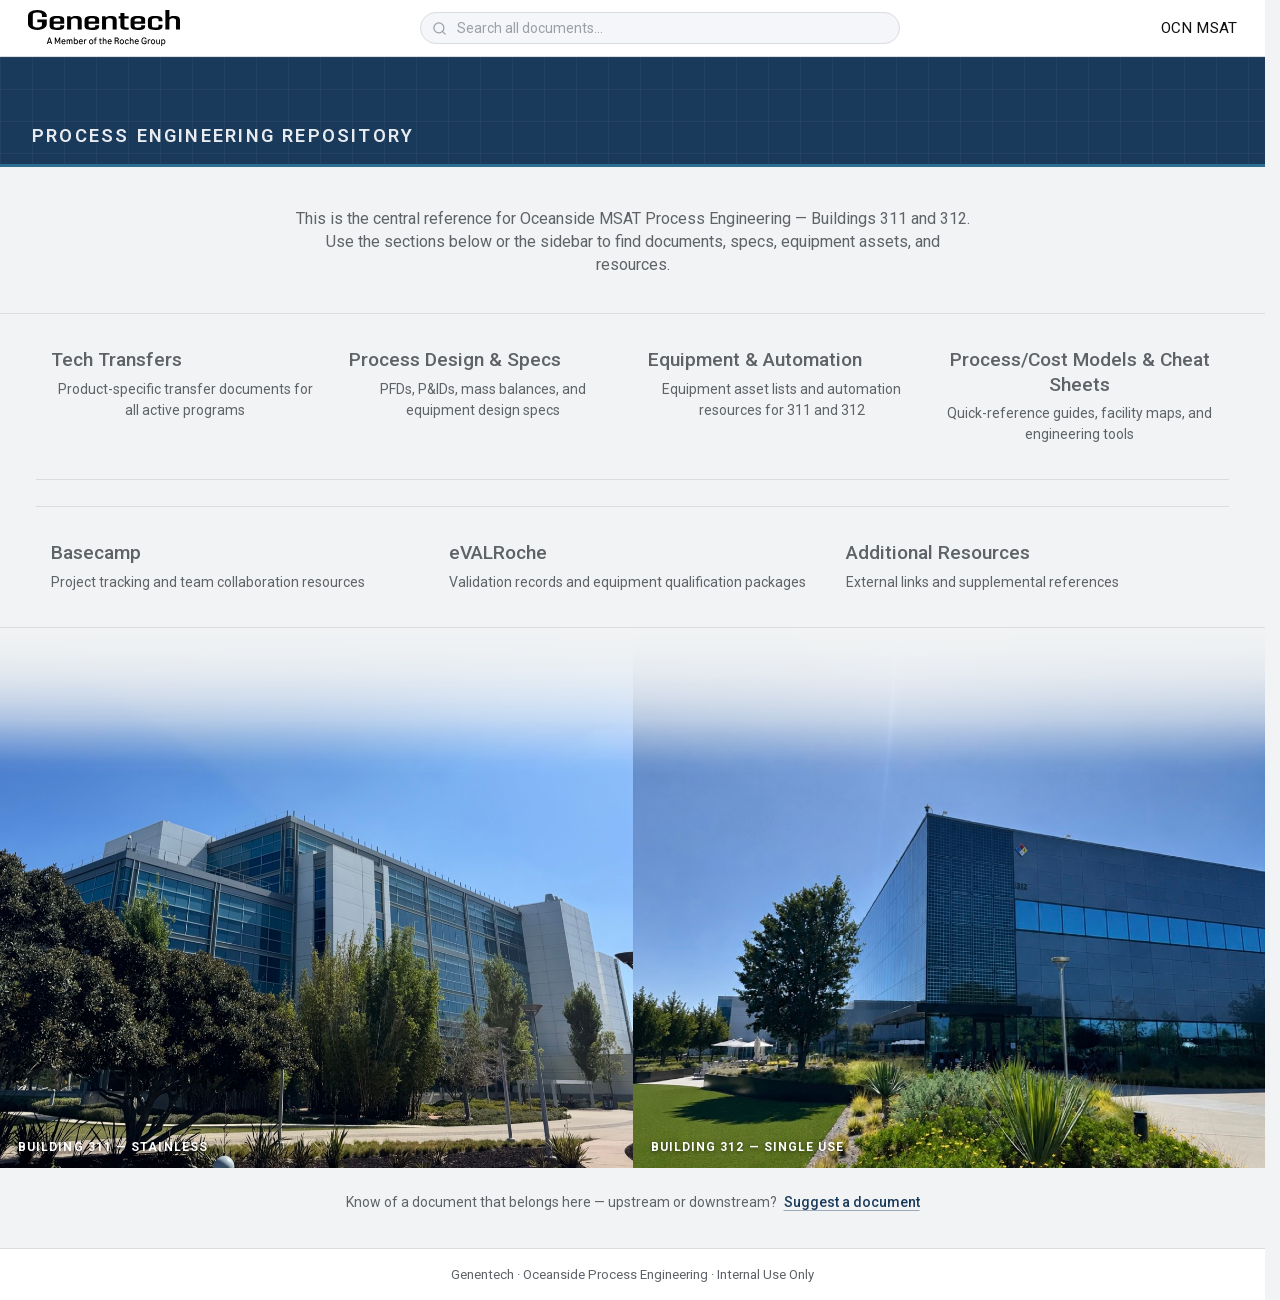
<file: index.html>
<!DOCTYPE html>
<html lang="en">
  <head>
    <meta charset="UTF-8" />
    <meta name="viewport" content="width=device-width, initial-scale=1.0" />
    <title>roche.ocn.perepository</title>
    <link rel="stylesheet" href="style.css?v=10" />
  </head>
  <body>

    <header>
      <nav class="topnav">
        <div class="topnav-inner">
          <a href="https://sites.google.com/gene.com/oceanside-msat/ocn-msat" target="_blank" rel="noopener" class="genentech-logo-link">
            <img src="GNE_Logo_Strapline_BLK_081525.svg" alt="Genentech | A Member of the Roche Group" class="genentech-logo-img" />
          </a>
          <div class="nav-search-wrap">
            <svg class="global-search-icon" viewBox="0 0 24 24" fill="none" stroke="currentColor" stroke-width="2" stroke-linecap="round" stroke-linejoin="round" aria-hidden="true">
              <circle cx="11" cy="11" r="8"/><line x1="21" y1="21" x2="16.65" y2="16.65"/>
            </svg>
            <input
              type="text"
              id="global-search"
              class="global-search-input"
              placeholder="Search all documents&hellip;"
              autocomplete="off"
            />
            <button class="search-clear" id="search-clear" aria-label="Clear search">&#10005;</button>
            <div id="search-results" class="search-results-panel" hidden></div>
          </div>
          <a href="https://sites.google.com/gene.com/oceanside-msat/ocn-msat" class="ocn-msat-link" target="_blank" rel="noopener">OCN MSAT</a>
        </div>
      </nav>

      <div class="hero-banner">
        <div class="hero-overlay"></div>
        <div class="hero-content">
          <h1 class="hero-title">Process Engineering Repository</h1>
        </div>
      </div>
    </header>

    <!-- Sidebar + Content layout -->
    <div class="sidebar-layout on-home" id="sidebar-layout">

      <nav class="sidebar">
        <button class="sidebar-btn sidebar-home-btn active" data-panel="panel-home">
          Home
        </button>
        <button class="sidebar-btn" data-panel="panel-2" style="--col-color: #257494;">
          Tech Transfers
        </button>
        <button class="sidebar-btn" data-panel="panel-3" style="--col-color: #1a678e;">
          Process Design &amp; Specs
        </button>
        <button class="sidebar-btn" data-panel="panel-4" style="--col-color: #125a88;">
          Equipment &amp; Automation
        </button>
        <button class="sidebar-btn" data-panel="panel-5" style="--col-color: #0e4d81;">
          Process/Cost Models &amp; Cheat Sheets
        </button>
        <button class="sidebar-btn" data-panel="panel-7" style="--col-color: #0f407a;">
          Basecamp
        </button>
        <button class="sidebar-btn" data-panel="panel-8" style="--col-color: #123371;">
          eVALRoche
        </button>
        <button class="sidebar-btn" data-panel="panel-6" style="--col-color: #152569;">
          Additional Resources
        </button>
      </nav>

      <div class="content-area">

        <!-- ── Panel Home ─────────────────────────────────────────── -->
        <div class="content-panel active" id="panel-home">
          <div class="home-body">
            <p class="home-intro">This is the central reference for Oceanside MSAT Process Engineering — Buildings 311 and 312. Use the sections below or the sidebar to find documents, specs, equipment assets, and resources.</p>
            <div class="home-grid">
              <button class="home-card" data-panel="panel-2" style="--card-color: #257494;">
                <div class="home-card-name">Tech Transfers</div>
                <div class="home-card-desc">Product-specific transfer documents for all active programs</div>
              </button>
              <button class="home-card" data-panel="panel-3" style="--card-color: #1a678e;">
                <div class="home-card-name">Process Design &amp; Specs</div>
                <div class="home-card-desc">PFDs, P&amp;IDs, mass balances, and equipment design specs</div>
              </button>
              <button class="home-card" data-panel="panel-4" style="--card-color: #125a88;">
                <div class="home-card-name">Equipment &amp; Automation</div>
                <div class="home-card-desc">Equipment asset lists and automation resources for 311 and 312</div>
              </button>
              <button class="home-card" data-panel="panel-5" style="--card-color: #0e4d81;">
                <div class="home-card-name">Process/Cost Models &amp; Cheat Sheets</div>
                <div class="home-card-desc">Quick-reference guides, facility maps, and engineering tools</div>
              </button>
              <button class="home-card" data-panel="panel-7" style="--card-color: #0f407a;">
                <div class="home-card-name">Basecamp</div>
                <div class="home-card-desc">Project tracking and team collaboration resources</div>
              </button>
              <button class="home-card" data-panel="panel-8" style="--card-color: #123371;">
                <div class="home-card-name">eVALRoche</div>
                <div class="home-card-desc">Validation records and equipment qualification packages</div>
              </button>
              <button class="home-card" data-panel="panel-6" style="--card-color: #152569;">
                <div class="home-card-name">Additional Resources</div>
                <div class="home-card-desc">External links and supplemental references</div>
              </button>
            </div>

            <div class="home-buildings">
              <div class="home-building-photo">
                <img src="bldg-311.jpg" alt="Building 311 — Stainless" />
                <span class="home-building-label">Building 311 &mdash; Stainless</span>
              </div>
              <div class="home-building-photo">
                <img src="bldg-312.jpg" alt="Building 312 — Single Use" />
                <span class="home-building-label">Building 312 &mdash; Single Use</span>
              </div>
            </div>

            <!-- Document intake. One folder on the MSAT shared drive, with a
                 shortcut to it in both the Upstream and Downstream Process
                 Engineering folders — one real queue, referenced from both
                 sides, so nothing lands in a folder nobody is watching.
                 See README.md → "Document submissions".
                 "upstream or downstream" is in the copy on purpose: it says
                 the folder takes both before the reader has to click to find
                 out, and the folder's own subfolders carry the sort. -->
            <!-- id is the deep-link target for coming-soon.html, which sends
                 anyone who hits an unlinked button here. -->
            <p class="home-suggest" id="suggest">
              Know of a document that belongs here &mdash; upstream or downstream?
              <a href="https://drive.google.com/drive/folders/1prUyXu7Xzy9ahqkmwQwa7Gp_0kbzVy4V" class="home-suggest-link" target="_blank" rel="noopener">Suggest a document</a>
            </p>

          </div>
        </div>


        <!-- ── Panel 2: Tech Transfers ───────────────────────────── -->
        <div class="content-panel" id="panel-2" style="--col-color: #257494;">
          <div class="panel-header">
            <h2 class="panel-title">Tech Transfers</h2>
          </div>
          <div class="building-stack">

            <details class="building-accordion" open>
              <summary class="building-header bldg-311">
                Building 311 &mdash; Stainless
                <span class="building-chevron">&#9660;</span>
              </summary>
              <div class="building-body">
                <details class="sub-section" open style="grid-column: 1 / -1;">
                  <summary class="sub-heading">Tech Transfer Documents<span class="sub-chevron">&#9660;</span></summary>
                  <p style="font-size:0.82rem; color:#5f6368; margin: 0 8px 8px; font-family: Roboto, sans-serif;">
                    All Building 311 tech transfer documents are organized by product in the shared Drive folder below.
                  </p>
                  <a href="https://drive.google.com/drive/folders/1N7722pe7jf5BoIikH_1OpHzRQfAI599s"
                     class="link-btn" target="_blank" rel="noopener">
                    &#128194; Open Building 311 Tech Transfer Folder
                  </a>
                </details>
              </div>
            </details>

            <details class="building-accordion" open>
              <summary class="building-header bldg-312">
                Building 312 &mdash; Single Use
                <span class="building-chevron">&#9660;</span>
              </summary>
              <div class="building-body">
                <details class="sub-section" open style="grid-column: 1 / -1;">
                  <summary class="sub-heading">Tech Transfer Documents<span class="sub-chevron">&#9660;</span></summary>
                  <p style="font-size:0.82rem; color:#5f6368; margin: 0 8px 8px; font-family: Roboto, sans-serif;">
                    All Building 312 tech transfer documents are organized by product in the shared Drive folder below.
                  </p>
                  <a href="https://drive.google.com/drive/folders/0AG7cKsw1bhxJUk9PVA" class="link-btn" target="_blank" rel="noopener">
                    &#128194; Open Building 312 Tech Transfer Folder
                  </a>
                </details>
              </div>
            </details>

            <!-- Not a building — takes the panel's own colour for its tick -->
            <details class="building-accordion" open>
              <summary class="building-header" style="--bldg-color: var(--col-color);">
                Process Validation Playbook
                <span class="building-chevron">&#9660;</span>
              </summary>
              <div class="building-body">
                <details class="sub-section" open style="grid-column: 1 / -1;">
                  <summary class="sub-heading">Playbook<span class="sub-chevron">&#9660;</span></summary>
                  <p style="font-size:0.82rem; color:#5f6368; margin: 0 8px 8px; font-family: Roboto, sans-serif;">
                    The Oceanside process validation playbook is maintained as a Google Site.
                  </p>
                  <a href="https://sites.google.com/gene.com/ocn-pv-playbook/home" class="link-btn" target="_blank" rel="noopener">
                    &#128279; Open Process Validation Playbook
                  </a>
                </details>
              </div>
            </details>

          </div>
          <!-- The same rack as Equipment & Automation, deliberately. The two
               panels are the pair a transfer runs between, and one picture
               across both reads as one facility rather than two. -->
          <div class="panel-photo" style="--photo-y: 62%;">
            <img src="equipment-rack.jpg" alt="Stainless process piping rack on the production floor" />
          </div>
        </div>

                <!-- ── Panel 3: Process Design & Specs ───────────────────── -->
        <div class="content-panel" id="panel-3" style="--col-color: #1a678e;">
          <div class="panel-header">
            <h2 class="panel-title">Process Design &amp; Specs</h2>
          </div>
          <div class="building-stack">

            <!-- Building 311 -->
            <details class="building-accordion" open>
              <summary class="building-header bldg-311">
                Building 311 &mdash; Stainless
                <span class="building-chevron">&#9660;</span>
              </summary>
              <div class="building-body">

                <details class="sub-section" open>
                  <summary class="sub-heading">Process Overview<span class="sub-chevron">&#9660;</span></summary>
                  <a href="cell-culture-overview.html" class="link-btn">Cell Culture Overview</a>
                  <a href="cell-culture-process-intensification.html" class="link-btn">Cell Culture Process Intensification</a>
                  <a href="purification-overview.html" class="link-btn">Purification Overview</a>
                  <a href="chromatography.html" class="link-btn">Chromatography</a>
                </details>

                <details class="sub-section" open>
                  <summary class="sub-heading">Process Flow Diagrams (PFDs)<span class="sub-chevron">&#9660;</span></summary>
                  <a href="https://roche-quality-pharma.veevavault.com/ui/#doc_info/559802/6/0=&s=1661678133053:967102241&idx=9&pt=bdr&sm=&tvsl=JmJpPTU1OTgwMiZibWE9NiZibWk9MA," class="link-btn" target="_blank" rel="noopener">Upstream PFDs</a>
                  <a href="https://roche-quality-pharma.veevavault.com/ui/#doc_info/559802/6/0=&s=1661678133053:967102241&idx=9&pt=bdr&sm=&tvsl=JmJpPTU1OTgwMiZibWE9NiZibWk9MA," class="link-btn" target="_blank" rel="noopener">Downstream PFDs</a>
                  <a href="https://roche-quality-pharma.veevavault.com/ui/#doc_info/559802/6/0=&s=1661678133053:967102241&idx=9&pt=bdr&sm=&tvsl=JmJpPTU1OTgwMiZibWE9NiZibWk9MA," class="link-btn" target="_blank" rel="noopener">Solution Prep PFDs</a>
                  <a href="https://roche-quality-pharma.veevavault.com/ui/#t/0TB000000000102/advSearch?search=300-z0&ivp=1&ivr=0&iv=1&ivo=desc&ivs=&fcac=&allStudiesSites=&sm=332178711786037224443&smart=true&ivv=COMPACT" class="link-btn" target="_blank" rel="noopener">Lead Sheets</a>
                </details>

                <details class="sub-section" open>
                  <summary class="sub-heading">Piping &amp; Instrumentation (P&amp;IDs)<span class="sub-chevron">&#9660;</span></summary>
                  <a href="https://roche-quality-pharma.veevavault.com/ui/#doc_info/559802/47/0=&v=listView&s=1661678132639:-1434836617&idx=8&pt=bdr&sm=&tvsl=JmJpPTU1OTgwMiZibWE9NDcmYm1pPTA" class="link-btn" target="_blank" rel="noopener">Upstream P&amp;IDs</a>
                  <a href="https://roche-quality-pharma.veevavault.com/ui/#doc_info/559802/47/0=&v=listView&s=1661678132639:-1434836617&idx=8&pt=bdr&sm=&tvsl=JmJpPTU1OTgwMiZibWE9NDcmYm1pPTA" class="link-btn" target="_blank" rel="noopener">Downstream P&amp;IDs</a>
                  <a href="https://roche-quality-pharma.veevavault.com/ui/#doc_info/559802/47/0=&v=listView&s=1661678132639:-1434836617&idx=8&pt=bdr&sm=&tvsl=JmJpPTU1OTgwMiZibWE9NDcmYm1pPTA" class="link-btn" target="_blank" rel="noopener">Solution Prep P&amp;IDs</a>
                </details>

                <details class="sub-section" open>
                  <summary class="sub-heading">Mass &amp; Energy Balances<span class="sub-chevron">&#9660;</span></summary>
                  <a href="coming-soon.html?doc=Upstream" class="link-btn">Upstream</a>
                  <a href="coming-soon.html?doc=Downstream" class="link-btn">Downstream</a>
                </details>

                <details class="sub-section" open>
                  <summary class="sub-heading">Equipment Design Specs (EDS)<span class="sub-chevron">&#9660;</span></summary>
                  <a href="smb://sdfiles/NIMO/Oceanside_Drawings_Specifications/Site%20Specifications/Current%20Specifications" class="link-btn">Upstream Specs</a>
                  <a href="smb://sdfiles/NIMO/Oceanside_Drawings_Specifications/Site%20Specifications/Current%20Specifications" class="link-btn">Downstream Specs</a>
                </details>

                <details class="sub-section" open>
                  <summary class="sub-heading">Process Monitoring<span class="sub-chevron">&#9660;</span></summary>
                  <a href="https://docs.google.com/document/d/1RaLB-HHqixPk1PeTmvrs0gTsO5YzbPgN42WoIZqZ8Xk/edit?tab=t.x0o82ztv1xx5#heading=h.lbwpks3gg0sg" class="link-btn" target="_blank" rel="noopener">Product Specific Overviews</a>
                  <a href="https://docs.google.com/document/d/1RaLB-HHqixPk1PeTmvrs0gTsO5YzbPgN42WoIZqZ8Xk/edit?tab=t.x0o82ztv1xx5#heading=h.f25u9lhkme2c" class="link-btn" target="_blank" rel="noopener">Data Pipeline</a>
                  <a href="https://docs.google.com/document/d/1RaLB-HHqixPk1PeTmvrs0gTsO5YzbPgN42WoIZqZ8Xk/edit?tab=t.x0o82ztv1xx5#heading=h.sx439zqnqwhp" class="link-btn" target="_blank" rel="noopener">Software</a>
                  <a href="https://docs.google.com/document/d/1RaLB-HHqixPk1PeTmvrs0gTsO5YzbPgN42WoIZqZ8Xk/edit?tab=t.x0o82ztv1xx5#heading=h.kucnqj75uav0" class="link-btn" target="_blank" rel="noopener">PM Playbook</a>
                </details>

              </div>
            </details>

            <!-- Building 312 -->
            <details class="building-accordion" open>
              <summary class="building-header bldg-312">
                Building 312 &mdash; Single Use
                <span class="building-chevron">&#9660;</span>
              </summary>
              <div class="building-body">

                <details class="sub-section" open>
                  <summary class="sub-heading">Process Overview<span class="sub-chevron">&#9660;</span></summary>
                  <a href="coming-soon.html?doc=Cell%20Culture%20Overview" class="link-btn">Cell Culture Overview</a>
                  <a href="coming-soon.html?doc=Cell%20Culture%20Process%20Intensification" class="link-btn">Cell Culture Process Intensification</a>
                  <a href="coming-soon.html?doc=Purification%20Overview" class="link-btn">Purification Overview</a>
                  <a href="coming-soon.html?doc=Chromatography" class="link-btn">Chromatography</a>
                </details>

                <details class="sub-section" open>
                  <summary class="sub-heading">Process Flow Diagrams (PFDs)<span class="sub-chevron">&#9660;</span></summary>
                  <a href="docs/upstream-pfds-312.pdf" class="link-btn" target="_blank" rel="noopener">Upstream PFDs</a>
                  <a href="docs/downstream-pfds-312.pdf" class="link-btn" target="_blank" rel="noopener">Downstream PFDs</a>
                  <a href="docs/solution-prep-pfds-312.pdf" class="link-btn" target="_blank" rel="noopener">Solution Prep PFDs</a>
                </details>

                <details class="sub-section" open>
                  <summary class="sub-heading">Piping &amp; Instrumentation (P&amp;IDs)<span class="sub-chevron">&#9660;</span></summary>
                  <a href="https://roche-quality-pharma.veevavault.com/ui/#doc_info/559802/47/0=&v=listView&s=1661678132639:-1434836617&idx=8&pt=bdr&sm=&tvsl=JmJpPTU1OTgwMiZibWE9NDcmYm1pPTA" class="link-btn" target="_blank" rel="noopener">Upstream P&amp;IDs</a>
                  <a href="https://roche-quality-pharma.veevavault.com/ui/#doc_info/559802/47/0=&v=listView&s=1661678132639:-1434836617&idx=8&pt=bdr&sm=&tvsl=JmJpPTU1OTgwMiZibWE9NDcmYm1pPTA" class="link-btn" target="_blank" rel="noopener">Downstream P&amp;IDs</a>
                  <a href="https://roche-quality-pharma.veevavault.com/ui/#doc_info/559802/47/0=&v=listView&s=1661678132639:-1434836617&idx=8&pt=bdr&sm=&tvsl=JmJpPTU1OTgwMiZibWE9NDcmYm1pPTA" class="link-btn" target="_blank" rel="noopener">Solution Prep P&amp;IDs</a>
                </details>

                <details class="sub-section" open>
                  <summary class="sub-heading">Mass &amp; Energy Balances<span class="sub-chevron">&#9660;</span></summary>
                  <a href="coming-soon.html?doc=Upstream" class="link-btn">Upstream</a>
                  <a href="coming-soon.html?doc=Downstream" class="link-btn">Downstream</a>
                </details>

                <details class="sub-section" open>
                  <summary class="sub-heading">Equipment Design Specs (EDS)<span class="sub-chevron">&#9660;</span></summary>
                  <a href="smb://sdfiles/NIMO/Oceanside_Drawings_Specifications/Site%20Specifications/Current%20Specifications" class="link-btn">Upstream Specs</a>
                  <a href="smb://sdfiles/NIMO/Oceanside_Drawings_Specifications/Site%20Specifications/Current%20Specifications" class="link-btn">Downstream Specs</a>
                </details>

                <details class="sub-section" open>
                  <summary class="sub-heading">Process Monitoring<span class="sub-chevron">&#9660;</span></summary>
                  <a href="https://docs.google.com/document/d/1RaLB-HHqixPk1PeTmvrs0gTsO5YzbPgN42WoIZqZ8Xk/edit?tab=t.x0o82ztv1xx5#heading=h.lbwpks3gg0sg" class="link-btn" target="_blank" rel="noopener">Product Specific Overviews</a>
                  <a href="https://docs.google.com/document/d/1RaLB-HHqixPk1PeTmvrs0gTsO5YzbPgN42WoIZqZ8Xk/edit?tab=t.x0o82ztv1xx5#heading=h.f25u9lhkme2c" class="link-btn" target="_blank" rel="noopener">Data Pipeline</a>
                  <a href="https://docs.google.com/document/d/1RaLB-HHqixPk1PeTmvrs0gTsO5YzbPgN42WoIZqZ8Xk/edit?tab=t.x0o82ztv1xx5#heading=h.sx439zqnqwhp" class="link-btn" target="_blank" rel="noopener">Software</a>
                  <a href="https://docs.google.com/document/d/1RaLB-HHqixPk1PeTmvrs0gTsO5YzbPgN42WoIZqZ8Xk/edit?tab=t.x0o82ztv1xx5#heading=h.kucnqj75uav0" class="link-btn" target="_blank" rel="noopener">PM Playbook</a>
                </details>

              </div>
            </details>

          </div>

          <!-- Closes the panel the way the other two photo panels do.
               --photo-y frames it: this shot has a wide empty floor across
               the bottom third, so it sits high to keep the band on the
               bioreactor and the skids rather than the epoxy. -->
          <div class="panel-photo" style="--photo-y: 46%;">
            <img src="single-use-suite.jpg" alt="Single-use bioreactor and process skids in a production suite" />
          </div>
        </div>

        <!-- ── Panel 4: Equipment & Automation ───────────────────── -->
        <div class="content-panel" id="panel-4" style="--col-color: #125a88;">
          <div class="panel-header">
            <h2 class="panel-title">Equipment &amp; Automation</h2>
          </div>
          <div class="building-stack">

            <!-- Building 311 -->
            <details class="building-accordion" open>
              <summary class="building-header bldg-311">
                Building 311 &mdash; Stainless
                <span class="building-chevron">&#9660;</span>
              </summary>
              <div class="building-body">
                <details class="sub-section" open>
                  <summary class="sub-heading upstream">Upstream Equipment Assets<span class="sub-chevron">&#9660;</span></summary>
                  <a href="https://docs.google.com/spreadsheets/d/1QNP9ZL3BJLuwrZ4NPC0ZlD-AIS_EIR_004NcI4lcXrk/edit#gid=2018799983" class="link-btn" target="_blank" rel="noopener">Media Prep/Hold</a>
                  <a href="https://docs.google.com/spreadsheets/d/1QNP9ZL3BJLuwrZ4NPC0ZlD-AIS_EIR_004NcI4lcXrk/edit#gid=2060189543" class="link-btn" target="_blank" rel="noopener">Seed Vessels</a>
                  <a href="https://docs.google.com/spreadsheets/d/1QNP9ZL3BJLuwrZ4NPC0ZlD-AIS_EIR_004NcI4lcXrk/edit#gid=2060189543" class="link-btn" target="_blank" rel="noopener">Bioreactors</a>
                  <a href="https://docs.google.com/spreadsheets/d/1QNP9ZL3BJLuwrZ4NPC0ZlD-AIS_EIR_004NcI4lcXrk/edit#gid=508020010" class="link-btn" target="_blank" rel="noopener">Harvest</a>
                </details>
                <details class="sub-section" open>
                  <summary class="sub-heading downstream">Downstream Equipment P1<span class="sub-chevron">&#9660;</span></summary>
                  <a href="https://docs.google.com/spreadsheets/d/1QNP9ZL3BJLuwrZ4NPC0ZlD-AIS_EIR_004NcI4lcXrk/edit#gid=948042938" class="link-btn" target="_blank" rel="noopener">Buffer Prep/Hold</a>
                  <a href="https://docs.google.com/spreadsheets/d/1QNP9ZL3BJLuwrZ4NPC0ZlD-AIS_EIR_004NcI4lcXrk/edit#gid=1678843139" class="link-btn" target="_blank" rel="noopener">Chrom Skids</a>
                  <a href="https://docs.google.com/spreadsheets/d/1QNP9ZL3BJLuwrZ4NPC0ZlD-AIS_EIR_004NcI4lcXrk/edit#gid=1787453987" class="link-btn" target="_blank" rel="noopener">Chrom Columns</a>
                  <a href="https://docs.google.com/spreadsheets/d/1QNP9ZL3BJLuwrZ4NPC0ZlD-AIS_EIR_004NcI4lcXrk/edit#gid=948042938" class="link-btn" target="_blank" rel="noopener">Pool Vessels</a>
                  <a href="https://docs.google.com/spreadsheets/d/1QNP9ZL3BJLuwrZ4NPC0ZlD-AIS_EIR_004NcI4lcXrk/edit#gid=1106166267" class="link-btn" target="_blank" rel="noopener">Viral Filtration</a>
                  <a href="https://docs.google.com/spreadsheets/d/1QNP9ZL3BJLuwrZ4NPC0ZlD-AIS_EIR_004NcI4lcXrk/edit#gid=1613798372" class="link-btn" target="_blank" rel="noopener">UFDF</a>
                  <a href="https://docs.google.com/spreadsheets/d/1QNP9ZL3BJLuwrZ4NPC0ZlD-AIS_EIR_004NcI4lcXrk/edit#gid=1613798372" class="link-btn" target="_blank" rel="noopener">Final Form</a>
                  <a href="https://docs.google.com/spreadsheets/d/1QNP9ZL3BJLuwrZ4NPC0ZlD-AIS_EIR_004NcI4lcXrk/edit#gid=902795370" class="link-btn" target="_blank" rel="noopener">Fill &amp; Freeze Thaw</a>
                </details>
                <details class="sub-section" open>
                  <summary class="sub-heading downstream">Downstream Equipment P2<span class="sub-chevron">&#9660;</span></summary>
                  <a href="https://docs.google.com/spreadsheets/d/1QNP9ZL3BJLuwrZ4NPC0ZlD-AIS_EIR_004NcI4lcXrk/edit#gid=948042938" class="link-btn" target="_blank" rel="noopener">Buffer Prep/Hold</a>
                  <a href="https://docs.google.com/spreadsheets/d/1QNP9ZL3BJLuwrZ4NPC0ZlD-AIS_EIR_004NcI4lcXrk/edit#gid=1678843139" class="link-btn" target="_blank" rel="noopener">Chrom Skids</a>
                  <a href="https://docs.google.com/spreadsheets/d/1QNP9ZL3BJLuwrZ4NPC0ZlD-AIS_EIR_004NcI4lcXrk/edit#gid=1787453987" class="link-btn" target="_blank" rel="noopener">Chrom Columns</a>
                  <a href="https://docs.google.com/spreadsheets/d/1QNP9ZL3BJLuwrZ4NPC0ZlD-AIS_EIR_004NcI4lcXrk/edit#gid=948042938" class="link-btn" target="_blank" rel="noopener">Pool Vessels</a>
                  <a href="https://docs.google.com/spreadsheets/d/1QNP9ZL3BJLuwrZ4NPC0ZlD-AIS_EIR_004NcI4lcXrk/edit#gid=1106166267" class="link-btn" target="_blank" rel="noopener">Viral Filtration</a>
                  <a href="https://docs.google.com/spreadsheets/d/1QNP9ZL3BJLuwrZ4NPC0ZlD-AIS_EIR_004NcI4lcXrk/edit#gid=1613798372" class="link-btn" target="_blank" rel="noopener">Final Form</a>
                  <a href="https://docs.google.com/spreadsheets/d/1QNP9ZL3BJLuwrZ4NPC0ZlD-AIS_EIR_004NcI4lcXrk/edit#gid=902795370" class="link-btn" target="_blank" rel="noopener">Fill &amp; Freeze Thaw</a>
                </details>
                <details class="sub-section" open>
                  <summary class="sub-heading">Ancillary Equipment<span class="sub-chevron">&#9660;</span></summary>
                  <a href="https://docs.google.com/spreadsheets/d/1QNP9ZL3BJLuwrZ4NPC0ZlD-AIS_EIR_004NcI4lcXrk/edit#gid=1191589342" class="link-btn" target="_blank" rel="noopener">Caustic System</a>
                </details>
              </div>
            </details>

            <!-- Building 312 -->
            <details class="building-accordion" open>
              <summary class="building-header bldg-312">
                Building 312 &mdash; Single Use
                <span class="building-chevron">&#9660;</span>
              </summary>
              <div class="building-body">
                <details class="sub-section" open>
                  <summary class="sub-heading upstream">Upstream Equipment Assets<span class="sub-chevron">&#9660;</span></summary>
                  <a href="coming-soon.html?doc=Waves" class="link-btn">Waves</a>
                  <a href="coming-soon.html?doc=Bioreactors" class="link-btn">Bioreactors</a>
                  <a href="coming-soon.html?doc=Harvest" class="link-btn">Harvest</a>
                </details>
                <details class="sub-section" open>
                  <summary class="sub-heading downstream">Downstream Equipment Assets<span class="sub-chevron">&#9660;</span></summary>
                  <a href="coming-soon.html?doc=Chrom%20Skids" class="link-btn">Chrom Skids</a>
                  <a href="coming-soon.html?doc=Pre-Packed%20Columns" class="link-btn">Pre-Packed Columns</a>
                  <a href="coming-soon.html?doc=Pool%20Vessels" class="link-btn">Pool Vessels</a>
                  <a href="coming-soon.html?doc=UFDF" class="link-btn">UFDF</a>
                  <a href="coming-soon.html?doc=Bulk%20Fill%20System" class="link-btn">Bulk Fill System</a>
                </details>
                <details class="sub-section" open>
                  <summary class="sub-heading">Solution Prep and Hold<span class="sub-chevron">&#9660;</span></summary>
                  <a href="coming-soon.html?doc=Solution%20Prep%20Tanks" class="link-btn">Solution Prep Tanks</a>
                  <a href="coming-soon.html?doc=Solution%20Hold%20Tanks" class="link-btn">Solution Hold Tanks</a>
                </details>
                <details class="sub-section" open>
                  <summary class="sub-heading">Ancillary Equipment<span class="sub-chevron">&#9660;</span></summary>
                  <a href="coming-soon.html?doc=HOF%20FTU" class="link-btn">HOF FTU</a>
                  <a href="coming-soon.html?doc=Freezers" class="link-btn">Freezers</a>
                </details>
              </div>
            </details>

          </div>

          <!-- The background the button stack sits on, climbing behind it
               and fading out near the top. --photo-y frames it; this shot
               needs a different crop from Basecamp's. -->
          <div class="panel-photo" style="--photo-y: 62%;">
            <img src="equipment-rack.jpg" alt="Stainless process piping rack on the production floor" />
          </div>
        </div>

        <!-- ── Panel 5: Facility Cheat Sheet & Tools ─────────────── -->
        <div class="content-panel" id="panel-5" style="--col-color: #0e4d81;">
          <div class="panel-header">
            <h2 class="panel-title">Process/Cost Models &amp; Cheat Sheets</h2>
          </div>
          <div class="building-stack">

            <details class="building-accordion" open>
              <summary class="building-header bldg-311">
                Building 311 &mdash; Stainless
                <span class="building-chevron">&#9660;</span>
              </summary>
              <div class="building-body">
                <details class="sub-section" open>
                  <summary class="sub-heading upstream">Upstream Floor Support<span class="sub-chevron">&#9660;</span></summary>
                  <a href="coming-soon.html?doc=Upstream%20Troubleshooting%20Guides" class="link-btn">Upstream Troubleshooting Guides</a>
                </details>
                <details class="sub-section" open>
                  <summary class="sub-heading downstream">Downstream Floor Support<span class="sub-chevron">&#9660;</span></summary>
                  <a href="coming-soon.html?doc=Column%20Packing%20Cheat%20Sheet" class="link-btn">Column Packing Cheat Sheet</a>
                  <a href="coming-soon.html?doc=Downstream%20Troubleshooting%20Guides" class="link-btn">Downstream Troubleshooting Guides</a>
                </details>
                <details class="sub-section" open>
                  <summary class="sub-heading">Global Plant Utilities<span class="sub-chevron">&#9660;</span></summary>
                  <a href="coming-soon.html?doc=Utility%20Capacities%20%26%20Limits" class="link-btn">Utility Capacities &amp; Limits</a>
                  <details class="link-dropdown">
                    <summary class="link-btn link-dropdown-summary">Clean Steam &amp; WFI References <span class="link-dropdown-chevron">&#9660;</span></summary>
                    <div class="link-dropdown-body">
                      <a href="https://roche-quality-pharma.veevavault.com/ui/#doc_info/456001/6/0=&idx=0&pt=asl&sm=332178711785777532506&tvsl=[base64]" class="link-btn" target="_blank" rel="noopener">AWFI Loop 1, 2, &amp; 3</a>
                      <a href="https://roche-quality-pharma.veevavault.com/ui/#doc_info/396491/3/0=&idx=0&pt=asl&sm=332178711785775948765&tvsl=[base64]" class="link-btn" target="_blank" rel="noopener">AWFI Loop 4 &amp; 5</a>
                      <a href="https://roche-quality-pharma.veevavault.com/ui/#doc_info/491080/4/0=&idx=0&pt=asl&sm=103845171785777593721&tvsl=[base64],," class="link-btn" target="_blank" rel="noopener">Clean Steam PFD</a>
                      <a href="https://drive.google.com/file/d/19BOLjuZ3GdKgdG5aknuNk5CO7F0Qz4yk/view" class="link-btn" target="_blank" rel="noopener">WFI/Clean Steam Overview</a>
                    </div>
                  </details>
                </details>
                <details class="sub-section" open>
                  <summary class="sub-heading">Models<span class="sub-chevron">&#9660;</span></summary>
                  <a href="https://drive.google.com/file/d/1silfOkpCOOwvk2pleQ3CRoMLB0EtFH3d/view" class="link-btn" target="_blank" rel="noopener">Cost Model</a>
                  <details class="link-dropdown">
                    <summary class="link-btn link-dropdown-summary">Process Fit Models <span class="link-dropdown-chevron">&#9660;</span></summary>
                    <div class="link-dropdown-body">
                      <a href="https://docs.google.com/spreadsheets/d/1N7QMKy3HVmk4gnNJ7R32AXTubvhM9aBU/edit?usp=sharing&amp;rtpof=true&amp;sd=true" class="link-btn" target="_blank" rel="noopener">Upstream</a>
                      <a href="https://drive.google.com/file/d/1up8aU7yUsFnuImjkppMYHzBvIP6FvY2Z/view" class="link-btn" target="_blank" rel="noopener">Downstream</a>
                    </div>
                  </details>
                  <details class="link-dropdown">
                    <summary class="link-btn link-dropdown-summary">Biosolve Models <span class="link-dropdown-chevron">&#9660;</span></summary>
                    <div class="link-dropdown-body">
                      <a href="coming-soon.html?doc=Continuous%20Model" class="link-btn">Continuous Model</a>
                      <a href="coming-soon.html?doc=Test%20Model" class="link-btn">Test Model</a>
                      <a href="coming-soon.html?doc=Live%20Model" class="link-btn">Live Model</a>
                      <a href="coming-soon.html?doc=Nimble%20Model" class="link-btn">Nimble Model</a>
                    </div>
                  </details>
                  <a href="https://drive.google.com/file/d/1MyDetbGI57Cy1_LaeKKer_eBcH8c6X9f/view?usp=sharing" class="link-btn" target="_blank" rel="noopener">NPV Models</a>
                </details>
              </div>
            </details>

            <details class="building-accordion" open>
              <summary class="building-header bldg-312">
                Building 312 &mdash; Single Use
                <span class="building-chevron">&#9660;</span>
              </summary>
              <div class="building-body">
                <details class="sub-section" open>
                  <summary class="sub-heading upstream">Upstream Floor Support<span class="sub-chevron">&#9660;</span></summary>
                  <a href="coming-soon.html?doc=Upstream%20Troubleshooting%20Guides" class="link-btn">Upstream Troubleshooting Guides</a>
                </details>
                <details class="sub-section" open>
                  <summary class="sub-heading downstream">Downstream Floor Support<span class="sub-chevron">&#9660;</span></summary>
                  <a href="coming-soon.html?doc=Downstream%20Troubleshooting%20Guides" class="link-btn">Downstream Troubleshooting Guides</a>
                </details>
                <details class="sub-section" open>
                  <summary class="sub-heading">Global Plant Utilities<span class="sub-chevron">&#9660;</span></summary>
                  <a href="coming-soon.html?doc=Utility%20Capacities%20%26%20Limits" class="link-btn">Utility Capacities &amp; Limits</a>
                  <details class="link-dropdown">
                    <summary class="link-btn link-dropdown-summary">WFI References <span class="link-dropdown-chevron">&#9660;</span></summary>
                    <div class="link-dropdown-body">
                      <a href="https://drive.google.com/file/d/19BOLjuZ3GdKgdG5aknuNk5CO7F0Qz4yk/view" class="link-btn" target="_blank" rel="noopener">WFI/Clean Steam Overview</a>
                      <a href="https://roche-quality-pharma.veevavault.com/ui/#doc_info/2500505/1/0=&idx=0&pt=al&sm=&tvsl=[base64],," class="link-btn" target="_blank" rel="noopener">AWFI System</a>
                      <a href="https://roche-quality-pharma.veevavault.com/ui/#doc_info/2500392/1/0=&idx=0&pt=al&sm=&tvsl=[base64],," class="link-btn" target="_blank" rel="noopener">HWFI System</a>
                      <a href="https://roche-quality-pharma.veevavault.com/ui/#doc_info/2500506/1/0=&idx=0&pt=al&sm=&tvsl=[base64],," class="link-btn" target="_blank" rel="noopener">AWFI Loop Distribution</a>
                    </div>
                  </details>
                </details>
                <details class="sub-section" open>
                  <summary class="sub-heading">Models<span class="sub-chevron">&#9660;</span></summary>
                  <a href="https://drive.google.com/file/d/1silfOkpCOOwvk2pleQ3CRoMLB0EtFH3d/view" class="link-btn" target="_blank" rel="noopener">Cost Model</a>
                  <details class="link-dropdown">
                    <summary class="link-btn link-dropdown-summary">Process Fit Models <span class="link-dropdown-chevron">&#9660;</span></summary>
                    <div class="link-dropdown-body">
                      <a href="https://docs.google.com/spreadsheets/d/1N7QMKy3HVmk4gnNJ7R32AXTubvhM9aBU/edit?usp=sharing&amp;rtpof=true&amp;sd=true" class="link-btn" target="_blank" rel="noopener">Upstream</a>
                      <a href="https://drive.google.com/file/d/1up8aU7yUsFnuImjkppMYHzBvIP6FvY2Z/view" class="link-btn" target="_blank" rel="noopener">Downstream</a>
                    </div>
                  </details>
                  <details class="link-dropdown">
                    <summary class="link-btn link-dropdown-summary">Biosolve Models <span class="link-dropdown-chevron">&#9660;</span></summary>
                    <div class="link-dropdown-body">
                      <a href="coming-soon.html?doc=Continuous%20Model" class="link-btn">Continuous Model</a>
                      <a href="coming-soon.html?doc=Test%20Model" class="link-btn">Test Model</a>
                      <a href="coming-soon.html?doc=Live%20Model" class="link-btn">Live Model</a>
                      <a href="coming-soon.html?doc=Nimble%20Model" class="link-btn">Nimble Model</a>
                    </div>
                  </details>
                  <a href="https://drive.google.com/file/d/1MyDetbGI57Cy1_LaeKKer_eBcH8c6X9f/view?usp=sharing" class="link-btn" target="_blank" rel="noopener">NPV Models</a>
                </details>
              </div>
            </details>

          </div>
          <!-- Framed on the operators rather than the skids. This panel is
               about what the models are used for, and it is the one photo
               on the site with people in it. -->
          <div class="panel-photo" style="--photo-y: 58%;">
            <img src="cost-models-suite.jpg" alt="Operators working at single-use bioreactor skids in a production suite" />
          </div>
        </div>

        <!-- ── Panel 7: Basecamp ─────────────────────────────────────── -->
        <div class="content-panel" id="panel-7" style="--col-color: #0f407a;">
          <div class="panel-header">
            <h2 class="panel-title">Basecamp</h2>
          </div>
          <div class="panel-body">

            <details class="sub-section" open>
              <summary class="sub-heading">Basecamp Website<span class="sub-chevron">&#9660;</span></summary>
              <a href="https://sites.google.com/gene.com/basecamp20/home" class="link-btn" target="_blank" rel="noopener">Basecamp Website</a>
            </details>

            <details class="sub-section" open>
              <summary class="sub-heading">Basecamp Application<span class="sub-chevron">&#9660;</span></summary>
              <a href="https://basecamp2.roche.com/" class="link-btn" target="_blank" rel="noopener">Basecamp Application</a>
            </details>

            <details class="sub-section" open>
              <summary class="sub-heading">Basecamp Reports<span class="sub-chevron">&#9660;</span></summary>
              <a href="https://bc2reports.roche.com/" class="link-btn" target="_blank" rel="noopener">Basecamp Reports</a>
            </details>

            <details class="sub-section" open>
              <summary class="sub-heading">Basecamp Tableau<span class="sub-chevron">&#9660;</span></summary>
              <a href="https://eu-west-1a.online.tableau.com/#/site/tabemeacloud/views/PRODHomePage/HomePage?:iid=2" class="link-btn" target="_blank" rel="noopener">Basecamp Tableau</a>
            </details>

          </div>

          <!-- Fills the empty space this panel leaves below its four cards,
               the same way the building photos close the home page. It
               carries a longer trail than the tall panels do, so it reaches
               the fold instead of ending as a strip. -->
          <div class="panel-photo" style="--photo-y: 78%;">
            <img src="process-piping.jpg" alt="Process piping and valve manifolds on the production floor" />
          </div>
        </div>

        <!-- ── Panel 8: eVALRoche ─────────────────────────────────── -->
        <div class="content-panel" id="panel-8" style="--col-color: #123371;">
          <div class="panel-header">
            <h2 class="panel-title">eVALRoche</h2>
          </div>
          <div class="building-stack">

            <!-- Every button below sits under the same two folders in
                 eVALRoche, so the shared prefix is stated once here and each
                 button carries only the folder that differs.

                 The building split below is this repository's, not
                 eVALRoche's: Custom Systems has no 311/312 branch, and each CU
                 folder holds documents for both. The two accordions are kept
                 anyway so the panel reads like the other four, which means the
                 same folder is reachable from both — the note has to say so,
                 or a reader will assume 311's Cell Culture and 312's are
                 different places. -->
            <p class="panel-note">
              Every button here opens eVALRoche at its home page &mdash; the
              platform cannot link to a folder directly. From there, go to
              <strong>Inventory &rarr; Oceanside &rarr; Custom Systems</strong>,
              then the <strong>CU</strong> folder matching the button name. The folders
              are shared: each one holds documents for
              <strong>both buildings</strong> rather than splitting by facility.
            </p>

            <!-- Building 311 -->
            <details class="building-accordion" open>
              <summary class="building-header bldg-311">
                Building 311 &mdash; Stainless
                <span class="building-chevron">&#9660;</span>
              </summary>
              <div class="building-body">
                <details class="sub-section" open>
                  <summary class="sub-heading upstream">Upstream<span class="sub-chevron">&#9660;</span></summary>
                  <a href="https://evalroche.roche.com/EVALROCHE-PRD/default.aspx" class="link-btn" target="_blank" rel="noopener">Cell Culture</a>
                  <a href="https://evalroche.roche.com/EVALROCHE-PRD/default.aspx" class="link-btn" target="_blank" rel="noopener">Media Prep</a>
                  <a href="https://evalroche.roche.com/EVALROCHE-PRD/default.aspx" class="link-btn" target="_blank" rel="noopener">Seed Train</a>
                </details>
                <details class="sub-section" open>
                  <summary class="sub-heading downstream">Downstream<span class="sub-chevron">&#9660;</span></summary>
                  <a href="https://evalroche.roche.com/EVALROCHE-PRD/default.aspx" class="link-btn" target="_blank" rel="noopener">Buffer Prep</a>
                  <a href="https://evalroche.roche.com/EVALROCHE-PRD/default.aspx" class="link-btn" target="_blank" rel="noopener">Purification</a>
                </details>
              </div>
            </details>

            <!-- Building 312 -->
            <details class="building-accordion" open>
              <summary class="building-header bldg-312">
                Building 312 &mdash; Single Use
                <span class="building-chevron">&#9660;</span>
              </summary>
              <div class="building-body">
                <details class="sub-section" open>
                  <summary class="sub-heading upstream">Upstream<span class="sub-chevron">&#9660;</span></summary>
                  <a href="https://evalroche.roche.com/EVALROCHE-PRD/default.aspx" class="link-btn" target="_blank" rel="noopener">Solution Prep/Hold</a>
                  <a href="https://evalroche.roche.com/EVALROCHE-PRD/default.aspx" class="link-btn" target="_blank" rel="noopener">Seed Train</a>
                  <a href="https://evalroche.roche.com/EVALROCHE-PRD/default.aspx" class="link-btn" target="_blank" rel="noopener">Cell Culture</a>
                </details>
                <details class="sub-section" open>
                  <summary class="sub-heading downstream">Downstream<span class="sub-chevron">&#9660;</span></summary>
                  <a href="https://evalroche.roche.com/EVALROCHE-PRD/default.aspx" class="link-btn" target="_blank" rel="noopener">Solution Prep/Hold</a>
                  <a href="https://evalroche.roche.com/EVALROCHE-PRD/default.aspx" class="link-btn" target="_blank" rel="noopener">Purification</a>
                </details>
              </div>
            </details>

          </div>

          <!-- The background the button stack sits on, the same treatment the
               other building-stacked panels take. equipment-rack.jpg is reused
               here on purpose — eVALRoche is where this equipment's
               qualification records live. -->
          <div class="panel-photo" style="--photo-y: 62%;">
            <img src="equipment-rack.jpg" alt="Stainless equipment rack and process skid on the production floor" />
          </div>
        </div>

        <!-- ── Panel 6: Additional Resources ──────────────────────── -->
        <div class="content-panel" id="panel-6" style="--col-color: #152569;">
          <div class="panel-header">
            <h2 class="panel-title">Additional Resources</h2>
          </div>
          <div class="panel-body">

            <details class="sub-section" open>
              <summary class="sub-heading">How to Edit This Repo<span class="sub-chevron">&#9660;</span></summary>
              <a href="edit-guide.html" class="link-btn" target="_blank" rel="noopener">Guide</a>
            </details>

          </div>
          <!-- One row of cards deep, the same as Basecamp, so this photo
               does the same filling job on the same longer trail. -->
          <div class="panel-photo" style="--photo-y: 55%;">
            <img src="filtration-skid.jpg" alt="Filtration skid and single-use flow path in a downstream suite" />
          </div>
        </div>

        <!-- ── Search Results Panel ──────────────────────────── -->
        <div class="content-panel" id="panel-search-results">
          <div class="panel-header search-results-header">
            <h2 class="panel-title" id="search-results-title">Search Results</h2>
            <button class="search-results-back" id="search-results-back">&#8592; Back</button>
          </div>
          <div class="search-results-page" id="search-results-page"></div>
        </div>

      </div><!-- /content-area -->
    </div><!-- /sidebar-layout -->

    <footer class="site-footer">
      <p>Genentech &middot; Oceanside Process Engineering &middot; Internal Use Only</p>
    </footer>

    <script>
      /* ── Sidebar navigation ─────────────────────────────────── */
      const sidebarBtns = document.querySelectorAll('.sidebar-btn');
      const contentPanels = document.querySelectorAll('.content-panel');

      var sidebarLayout = document.getElementById('sidebar-layout');

      sidebarBtns.forEach(function (btn) {
        btn.addEventListener('click', function () {
          sidebarBtns.forEach(function (b) { b.classList.remove('active'); });
          contentPanels.forEach(function (p) { p.classList.remove('active'); });
          btn.classList.add('active');
          document.getElementById(btn.dataset.panel).classList.add('active');
          if (btn.dataset.panel === 'panel-home') {
            sidebarLayout.classList.add('on-home');
          } else {
            sidebarLayout.classList.remove('on-home');
          }
          const searchInput = document.getElementById('global-search');
          if (searchInput.value) {
            searchInput.value = '';
            searchInput.dispatchEvent(new Event('input'));
          }
        });
      });

      /* ── Home card navigation ───────────────────────────────── */
      document.querySelectorAll('.home-card').forEach(function (card) {
        card.addEventListener('click', function () {
          var targetId = card.dataset.panel;
          sidebarBtns.forEach(function (b) { b.classList.remove('active'); });
          contentPanels.forEach(function (p) { p.classList.remove('active'); });
          var targetBtn = document.querySelector('[data-panel="' + targetId + '"]');
          if (targetBtn) targetBtn.classList.add('active');
          document.getElementById(targetId).classList.add('active');
          sidebarLayout.classList.remove('on-home');
        });
      });

      /* ── Global search ──────────────────────────────────────── */
      const searchInput = document.getElementById('global-search');
      const searchClear = document.getElementById('search-clear');
      const searchResultsPanel = document.getElementById('search-results');

      function getTextNodes(el) {
        return Array.from(el.childNodes)
          .filter(function (n) { return n.nodeType === 3; })
          .map(function (n) { return n.textContent.trim(); })
          .join('').trim();
      }

      function buildSearchIndex() {
        var index = [];
        contentPanels.forEach(function (panel) {
          var tabBtn = document.querySelector('[data-panel="' + panel.id + '"]');
          var tabName = tabBtn ? tabBtn.textContent.trim() : '';
          panel.querySelectorAll('.link-btn').forEach(function (btn) {
            var bldg = btn.closest('.building-accordion');
            var bldgHeader = bldg && bldg.querySelector('.building-header');
            var bldgName = bldgHeader ? getTextNodes(bldgHeader) : '';
            var sec = btn.closest('.sub-section');
            var secHeading = sec && sec.querySelector('.sub-heading');
            var secName = secHeading ? getTextNodes(secHeading) : '';
            index.push({
              btn: btn,
              text: btn.textContent.trim(),
              tab: tabName,
              building: bldgName,
              section: secName,
              panel: panel,
              bldgAccordion: bldg,
              secDetails: sec
            });
          });
        });
        return index;
      }

      function escapeHtml(str) {
        return str.replace(/&/g, '&amp;').replace(/</g, '&lt;').replace(/>/g, '&gt;');
      }

      var searchIndex = null;

      function matchesQuery(item, query) {
        var words = query.split(/\s+/).filter(Boolean);
        var combined = [item.text, item.tab, item.building, item.section].join(' ').toLowerCase();
        return words.every(function (word) { return combined.includes(word); });
      }

      function showSearchResults(query) {
        if (!searchIndex) searchIndex = buildSearchIndex();
        if (!query) {
          searchResultsPanel.hidden = true;
          searchResultsPanel.innerHTML = '';
          return;
        }
        var matches = searchIndex.filter(function (item) { return matchesQuery(item, query); });
        if (matches.length === 0) {
          searchResultsPanel.innerHTML = '<div class="search-no-results">No results found</div>';
        } else {
          searchResultsPanel.innerHTML = matches.map(function (item, i) {
            var crumbs = [item.tab, item.building, item.section].filter(Boolean).join(' › ');
            return '<div class="search-result-item" data-index="' + i + '">' +
                   '<span class="search-result-name">' + escapeHtml(item.text) + '</span>' +
                   '<span class="search-result-breadcrumb">' + escapeHtml(crumbs) + '</span>' +
                   '</div>';
          }).join('');
          searchResultsPanel.querySelectorAll('.search-result-item').forEach(function (el) {
            el.addEventListener('click', function () {
              var item = matches[parseInt(el.dataset.index)];
              sidebarBtns.forEach(function (b) { b.classList.remove('active'); });
              contentPanels.forEach(function (p) { p.classList.remove('active'); });
              var targetBtn = document.querySelector('[data-panel="' + item.panel.id + '"]');
              if (targetBtn) targetBtn.classList.add('active');
              item.panel.classList.add('active');
              if (item.bldgAccordion) item.bldgAccordion.setAttribute('open', '');
              if (item.secDetails) item.secDetails.setAttribute('open', '');
              searchInput.value = '';
              searchResultsPanel.hidden = true;
              searchClear.style.display = 'none';
              item.btn.scrollIntoView({ behavior: 'smooth', block: 'center' });
              item.btn.classList.add('search-highlight');
              setTimeout(function () { item.btn.classList.remove('search-highlight'); }, 1800);
            });
          });
        }
        searchResultsPanel.hidden = false;
      }

      var lastActivePanelId = 'panel-home';

      function showFullResults(query) {
        if (!searchIndex) searchIndex = buildSearchIndex();
        var matches = searchIndex.filter(function (item) { return matchesQuery(item, query); });

        var page = document.getElementById('search-results-page');
        var title = document.getElementById('search-results-title');
        title.textContent = matches.length + ' result' + (matches.length !== 1 ? 's' : '') + ' for “' + query + '”';

        if (matches.length === 0) {
          page.innerHTML = '<div class="search-page-no-results">No results found for “' + escapeHtml(query) + '”</div>';
        } else {
          page.innerHTML = matches.map(function (item, i) {
            var crumbs = [item.tab, item.building, item.section].filter(Boolean).join(' › ');
            return '<div class="search-page-card" data-index="' + i + '">' +
                   '<span class="search-page-card-name">' + escapeHtml(item.text) + '</span>' +
                   '<span class="search-page-card-breadcrumb">' + escapeHtml(crumbs) + '</span>' +
                   '</div>';
          }).join('');

          page.querySelectorAll('.search-page-card').forEach(function (card) {
            card.addEventListener('click', function () {
              var item = matches[parseInt(card.dataset.index)];
              sidebarBtns.forEach(function (b) { b.classList.remove('active'); });
              contentPanels.forEach(function (p) { p.classList.remove('active'); });
              var targetBtn = document.querySelector('[data-panel="' + item.panel.id + '"]');
              if (targetBtn) targetBtn.classList.add('active');
              item.panel.classList.add('active');
              if (item.bldgAccordion) item.bldgAccordion.setAttribute('open', '');
              if (item.secDetails) item.secDetails.setAttribute('open', '');
              searchInput.value = '';
              searchResultsPanel.hidden = true;
              searchClear.style.display = 'none';
              item.btn.scrollIntoView({ behavior: 'smooth', block: 'center' });
              item.btn.classList.add('search-highlight');
              setTimeout(function () { item.btn.classList.remove('search-highlight'); }, 1800);
            });
          });
        }

        sidebarBtns.forEach(function (b) { b.classList.remove('active'); });
        contentPanels.forEach(function (p) { p.classList.remove('active'); });
        document.getElementById('panel-search-results').classList.add('active');
        searchResultsPanel.hidden = true;
        searchClear.style.display = 'flex';
      }

      searchInput.addEventListener('keydown', function (e) {
        if (e.key === 'Enter') {
          var query = this.value.trim().toLowerCase();
          if (!query) return;
          var activePanel = document.querySelector('.content-panel.active');
          if (activePanel && activePanel.id !== 'panel-search-results') {
            lastActivePanelId = activePanel.id;
          }
          searchResultsPanel.hidden = true;
          showFullResults(query);
          this.blur();
        }
      });

      document.getElementById('search-results-back').addEventListener('click', function () {
        sidebarBtns.forEach(function (b) { b.classList.remove('active'); });
        contentPanels.forEach(function (p) { p.classList.remove('active'); });
        var prevPanel = document.getElementById(lastActivePanelId);
        if (prevPanel) prevPanel.classList.add('active');
        var prevBtn = document.querySelector('[data-panel="' + lastActivePanelId + '"]');
        if (prevBtn) prevBtn.classList.add('active');
        searchInput.value = '';
        searchClear.style.display = 'none';
      });

      searchInput.addEventListener('input', function () {
        var query = this.value.trim().toLowerCase();
        searchClear.style.display = query ? 'flex' : 'none';
        showSearchResults(query);
      });

      searchInput.addEventListener('focus', function () {
        var query = this.value.trim().toLowerCase();
        if (query) showSearchResults(query);
      });

      document.addEventListener('click', function (e) {
        if (!searchInput.contains(e.target) && !searchResultsPanel.contains(e.target)) {
          searchResultsPanel.hidden = true;
        }
      });

      searchClear.addEventListener('click', function () {
        searchInput.value = '';
        searchResultsPanel.hidden = true;
        searchResultsPanel.innerHTML = '';
        searchClear.style.display = 'none';
        if (document.getElementById('panel-search-results').classList.contains('active')) {
          sidebarBtns.forEach(function (b) { b.classList.remove('active'); });
          contentPanels.forEach(function (p) { p.classList.remove('active'); });
          var prevPanel = document.getElementById(lastActivePanelId);
          if (prevPanel) prevPanel.classList.add('active');
          var prevBtn = document.querySelector('[data-panel="' + lastActivePanelId + '"]');
          if (prevBtn) prevBtn.classList.add('active');
        }
        searchInput.focus();
      });
    </script>

  </body>
</html>
</file>
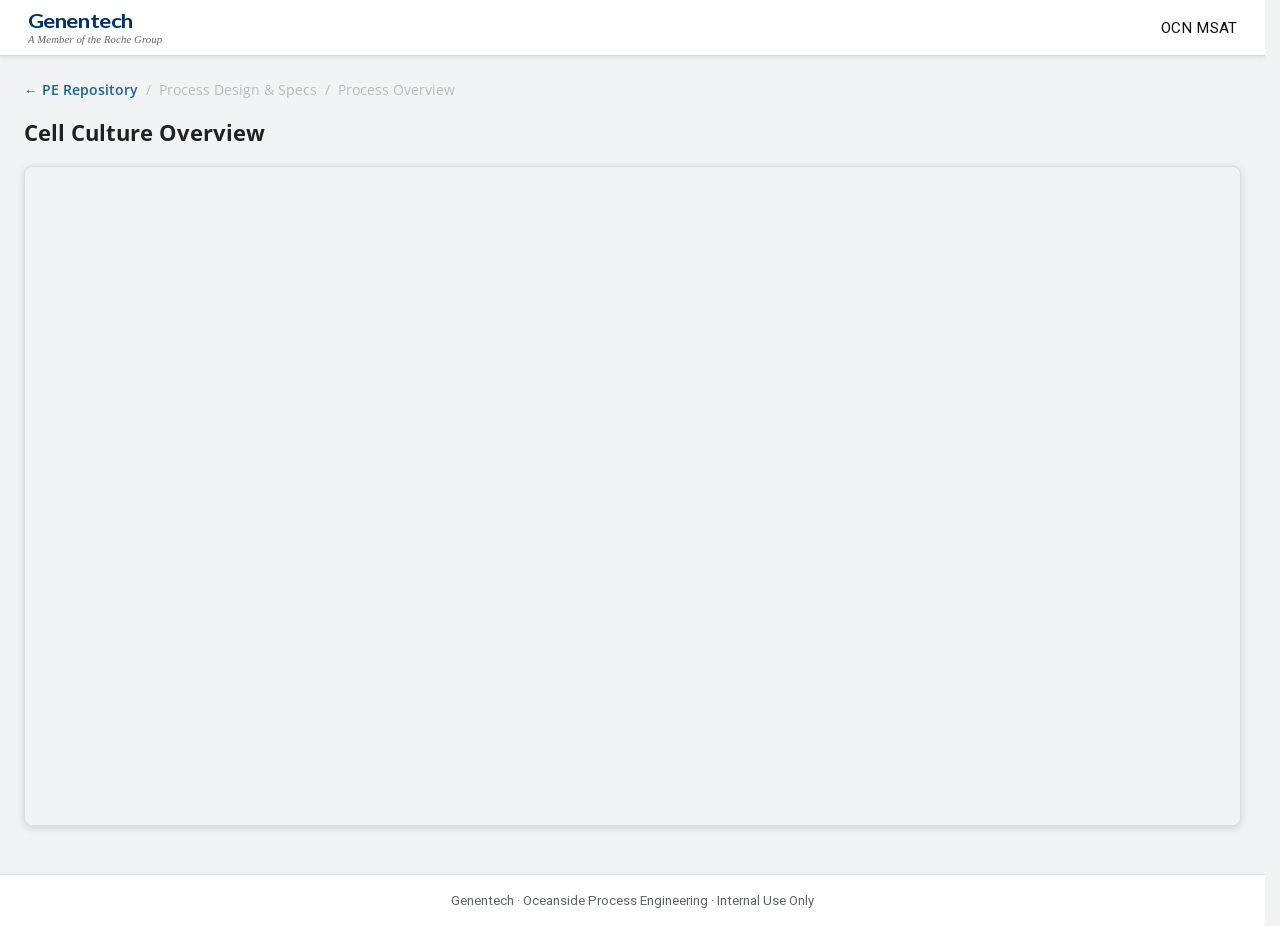
<file: cell-culture-overview.html>
<!DOCTYPE html>
<html lang="en">
  <head>
    <meta charset="UTF-8" />
    <meta name="viewport" content="width=device-width, initial-scale=1.0" />
    <title>Cell Culture Overview — Oceanside PE Repository</title>
    <link rel="preconnect" href="https://fonts.googleapis.com" />
    <link rel="preconnect" href="https://fonts.gstatic.com" crossorigin />
    <link href="https://fonts.googleapis.com/css2?family=Lato:wght@700&family=Open+Sans:wght@300;400;600;700&display=swap" rel="stylesheet" />
    <link rel="stylesheet" href="style.css?v=10" />
    <style>
      .viewer-wrapper {
        max-width: 1400px;
        margin: 0 auto;
        padding: 24px 24px 48px;
      }

      .viewer-breadcrumb {
        display: flex;
        align-items: center;
        gap: 8px;
        font-size: 0.85rem;
        color: #5f6368;
        margin-bottom: 18px;
        font-family: "Open Sans", sans-serif;
      }

      .viewer-breadcrumb a {
        color: #1a678e;
        text-decoration: none;
        font-weight: 600;
      }

      .viewer-breadcrumb a:hover {
        text-decoration: underline;
      }

      .viewer-breadcrumb span {
        color: #bbb;
      }

      .viewer-title {
        font-family: "Open Sans", sans-serif;
        font-size: 1.4rem;
        font-weight: 700;
        color: #202124;
        margin: 0 0 18px;
      }

      .viewer-frame-wrap {
        width: 100%;
        height: calc(100vh - 240px);
        min-height: 500px;
        border-radius: 8px;
        overflow: hidden;
        box-shadow: 0 2px 8px rgba(60,64,67,0.18);
        border: 1px solid #dadce0;
        background: #f1f3f4;
      }

      .viewer-frame-wrap iframe {
        width: 100%;
        height: 100%;
        border: none;
        display: block;
      }
    </style>
  </head>
  <body>

    <header>
      <nav class="topnav">
        <div class="topnav-inner">
          <div class="genentech-wordmark">
            <span class="gene-text">Genentech</span>
            <span class="roche-text">A Member of the Roche Group</span>
          </div>
          <a href="https://sites.google.com/gene.com/oceanside-msat/ocn-msat" class="ocn-msat-link" target="_blank" rel="noopener">OCN MSAT</a>
        </div>
      </nav>
    </header>

    <div class="viewer-wrapper">
      <div class="viewer-breadcrumb">
        <a href="index.html">&larr; PE Repository</a>
        <span>/</span>
        <span>Process Design &amp; Specs</span>
        <span>/</span>
        <span>Process Overview</span>
      </div>

      <h1 class="viewer-title">Cell Culture Overview</h1>

      <div class="viewer-frame-wrap">
        <iframe
          src="https://drive.google.com/file/d/1gKbcWmQ572sl2LJzoLkgzvTyivz9c-UD/preview"
          allow="autoplay"
          title="Cell Culture Overview Document"
        ></iframe>
      </div>
    </div>

    <footer class="site-footer">
      <p>Genentech &middot; Oceanside Process Engineering &middot; Internal Use Only</p>
    </footer>

  </body>
</html>
</file>
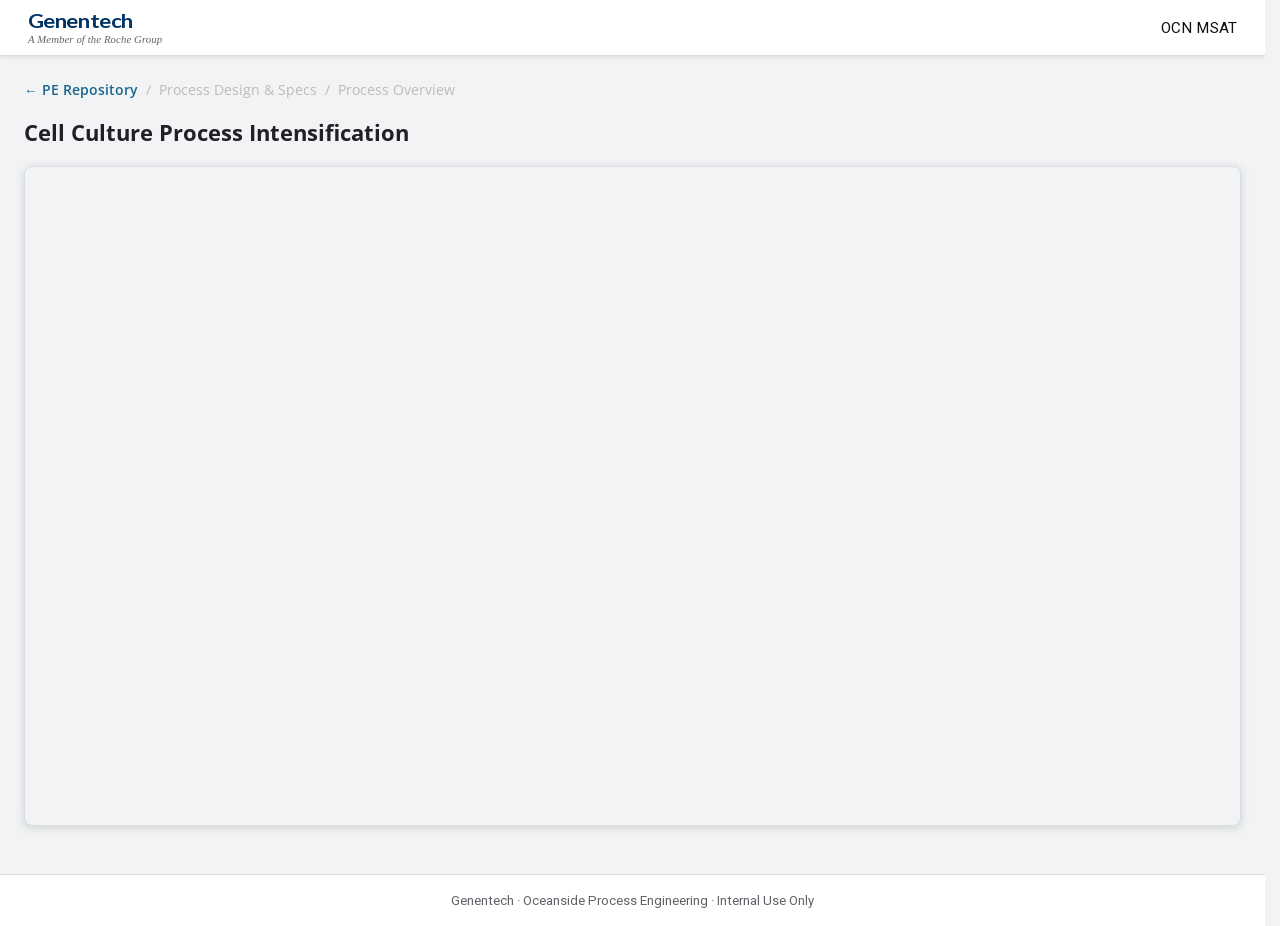
<file: cell-culture-process-intensification.html>
<!DOCTYPE html>
<html lang="en">
  <head>
    <meta charset="UTF-8" />
    <meta name="viewport" content="width=device-width, initial-scale=1.0" />
    <title>Cell Culture Process Intensification — Oceanside PE Repository</title>
    <link rel="preconnect" href="https://fonts.googleapis.com" />
    <link rel="preconnect" href="https://fonts.gstatic.com" crossorigin />
    <link href="https://fonts.googleapis.com/css2?family=Lato:wght@700&family=Open+Sans:wght@300;400;600;700&display=swap" rel="stylesheet" />
    <link rel="stylesheet" href="style.css?v=10" />
    <style>
      .viewer-wrapper {
        max-width: 1400px;
        margin: 0 auto;
        padding: 24px 24px 48px;
      }

      .viewer-breadcrumb {
        display: flex;
        align-items: center;
        gap: 8px;
        font-size: 0.85rem;
        color: #5f6368;
        margin-bottom: 18px;
        font-family: "Open Sans", sans-serif;
      }

      .viewer-breadcrumb a {
        color: #1a678e;
        text-decoration: none;
        font-weight: 600;
      }

      .viewer-breadcrumb a:hover {
        text-decoration: underline;
      }

      .viewer-breadcrumb span {
        color: #bbb;
      }

      .viewer-title {
        font-family: "Open Sans", sans-serif;
        font-size: 1.4rem;
        font-weight: 700;
        color: #202124;
        margin: 0 0 18px;
      }

      .viewer-frame-wrap {
        width: 100%;
        height: calc(100vh - 240px);
        min-height: 500px;
        border-radius: 8px;
        overflow: hidden;
        box-shadow: 0 2px 8px rgba(60,64,67,0.18);
        border: 1px solid #dadce0;
        background: #f1f3f4;
      }

      .viewer-frame-wrap iframe {
        width: 100%;
        height: 100%;
        border: none;
        display: block;
      }
    </style>
  </head>
  <body>

    <header>
      <nav class="topnav">
        <div class="topnav-inner">
          <div class="genentech-wordmark">
            <span class="gene-text">Genentech</span>
            <span class="roche-text">A Member of the Roche Group</span>
          </div>
          <a href="https://sites.google.com/gene.com/oceanside-msat/ocn-msat" class="ocn-msat-link" target="_blank" rel="noopener">OCN MSAT</a>
        </div>
      </nav>
    </header>

    <div class="viewer-wrapper">
      <div class="viewer-breadcrumb">
        <a href="index.html">&larr; PE Repository</a>
        <span>/</span>
        <span>Process Design &amp; Specs</span>
        <span>/</span>
        <span>Process Overview</span>
      </div>

      <h1 class="viewer-title">Cell Culture Process Intensification</h1>

      <div class="viewer-frame-wrap">
        <iframe
          src="https://drive.google.com/file/d/17H6t5774zhplmEb7BVGhuqYrs2CvXHli/preview"
          allow="autoplay"
          title="Cell Culture Process Intensification Document"
        ></iframe>
      </div>
    </div>

    <footer class="site-footer">
      <p>Genentech &middot; Oceanside Process Engineering &middot; Internal Use Only</p>
    </footer>

  </body>
</html>
</file>
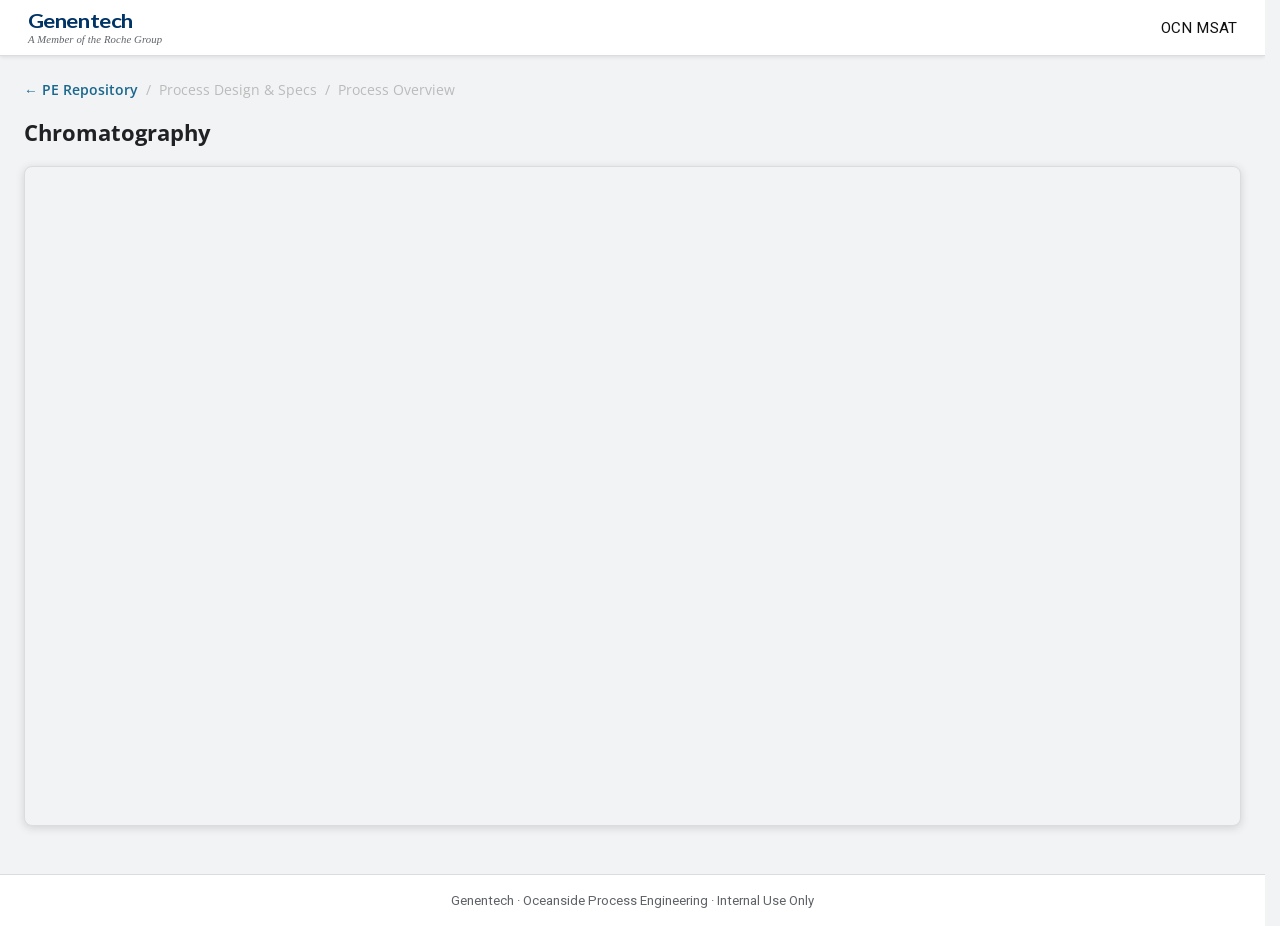
<file: chromatography.html>
<!DOCTYPE html>
<html lang="en">
  <head>
    <meta charset="UTF-8" />
    <meta name="viewport" content="width=device-width, initial-scale=1.0" />
    <title>Chromatography — Oceanside PE Repository</title>
    <link rel="preconnect" href="https://fonts.googleapis.com" />
    <link rel="preconnect" href="https://fonts.gstatic.com" crossorigin />
    <link href="https://fonts.googleapis.com/css2?family=Lato:wght@700&family=Open+Sans:wght@300;400;600;700&display=swap" rel="stylesheet" />
    <link rel="stylesheet" href="style.css?v=10" />
    <style>
      .viewer-wrapper {
        max-width: 1400px;
        margin: 0 auto;
        padding: 24px 24px 48px;
      }

      .viewer-breadcrumb {
        display: flex;
        align-items: center;
        gap: 8px;
        font-size: 0.85rem;
        color: #5f6368;
        margin-bottom: 18px;
        font-family: "Open Sans", sans-serif;
      }

      .viewer-breadcrumb a {
        color: #1a678e;
        text-decoration: none;
        font-weight: 600;
      }

      .viewer-breadcrumb a:hover {
        text-decoration: underline;
      }

      .viewer-breadcrumb span {
        color: #bbb;
      }

      .viewer-title {
        font-family: "Open Sans", sans-serif;
        font-size: 1.4rem;
        font-weight: 700;
        color: #202124;
        margin: 0 0 18px;
      }

      .viewer-frame-wrap {
        width: 100%;
        height: calc(100vh - 240px);
        min-height: 500px;
        border-radius: 8px;
        overflow: hidden;
        box-shadow: 0 2px 8px rgba(60,64,67,0.18);
        border: 1px solid #dadce0;
        background: #f1f3f4;
      }

      .viewer-frame-wrap iframe {
        width: 100%;
        height: 100%;
        border: none;
        display: block;
      }
    </style>
  </head>
  <body>

    <header>
      <nav class="topnav">
        <div class="topnav-inner">
          <div class="genentech-wordmark">
            <span class="gene-text">Genentech</span>
            <span class="roche-text">A Member of the Roche Group</span>
          </div>
          <a href="https://sites.google.com/gene.com/oceanside-msat/ocn-msat" class="ocn-msat-link" target="_blank" rel="noopener">OCN MSAT</a>
        </div>
      </nav>
    </header>

    <div class="viewer-wrapper">
      <div class="viewer-breadcrumb">
        <a href="index.html">&larr; PE Repository</a>
        <span>/</span>
        <span>Process Design &amp; Specs</span>
        <span>/</span>
        <span>Process Overview</span>
      </div>

      <h1 class="viewer-title">Chromatography</h1>

      <div class="viewer-frame-wrap">
        <iframe
          src="https://drive.google.com/file/d/1leJK4SLtKYRISvNZv7wfV_iKjLrQ9hJS/preview"
          allow="autoplay"
          title="Chromatography Document"
        ></iframe>
      </div>
    </div>

    <footer class="site-footer">
      <p>Genentech &middot; Oceanside Process Engineering &middot; Internal Use Only</p>
    </footer>

  </body>
</html>
</file>
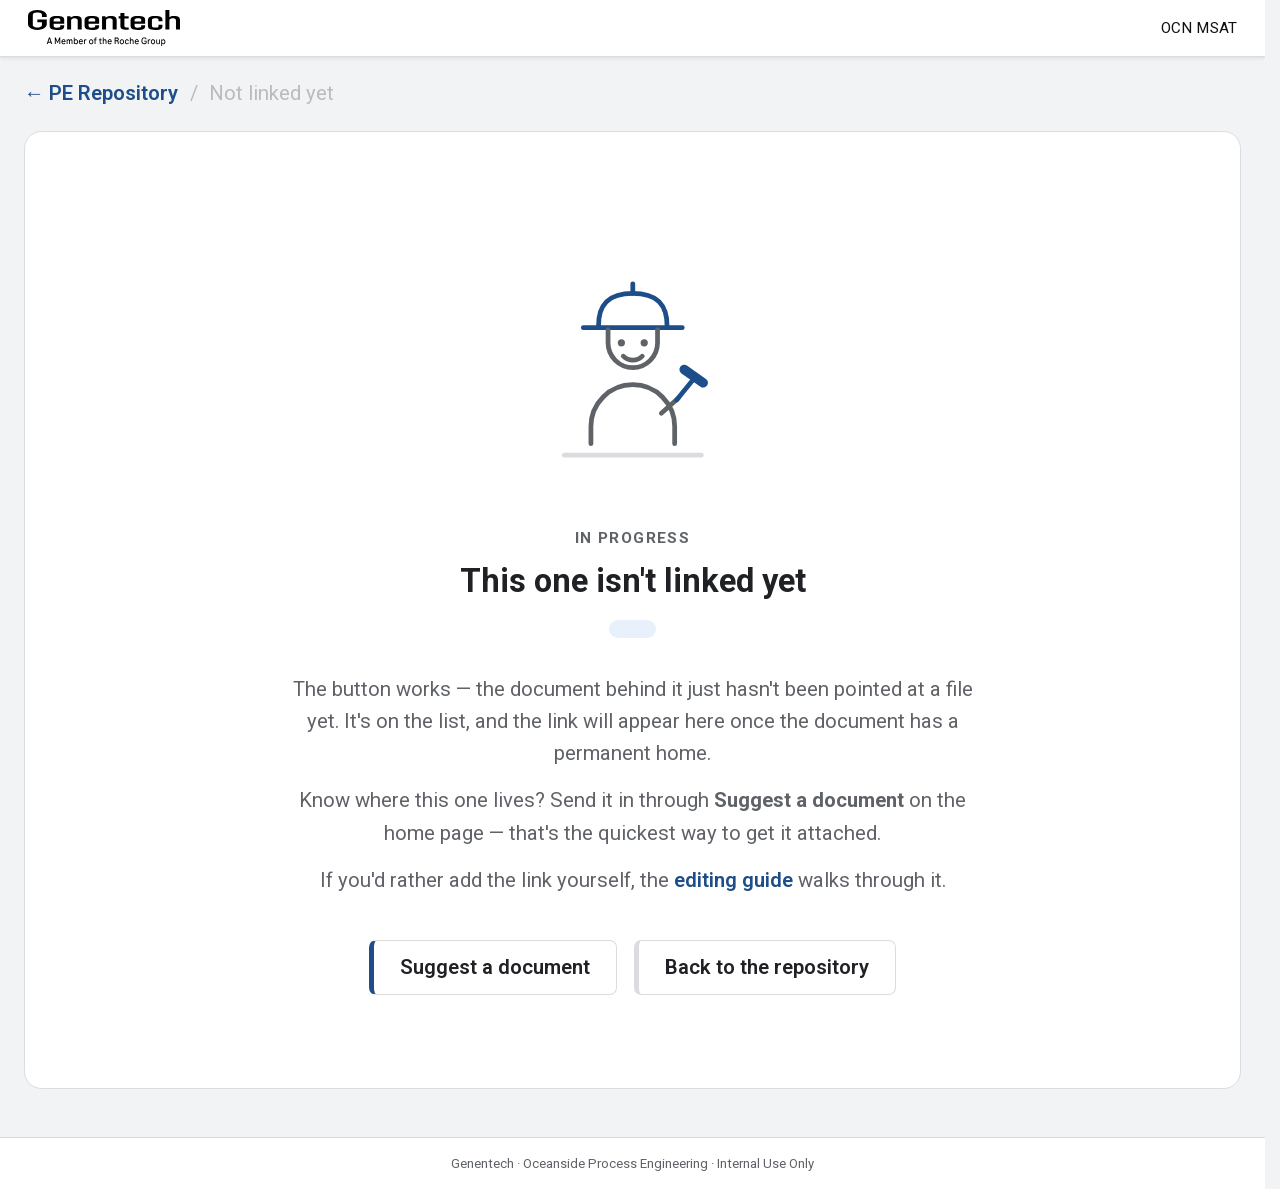
<file: coming-soon.html>
<!DOCTYPE html>
<html lang="en">
  <head>
    <meta charset="UTF-8" />
    <meta name="viewport" content="width=device-width, initial-scale=1.0" />
    <title>Not linked yet — Oceanside PE Repository</title>
    <link rel="preconnect" href="https://fonts.googleapis.com" />
    <link rel="preconnect" href="https://fonts.gstatic.com" crossorigin />
    <link href="https://fonts.googleapis.com/css2?family=Lato:wght@700&family=Open+Sans:wght@300;400;600;700&display=swap" rel="stylesheet" />
    <link rel="stylesheet" href="style.css?v=10" />
    <style>
      /* This page is the destination for every button that has no
         document behind it yet. It exists so a placeholder reads as
         "not built yet" rather than "broken" — a dead href="#" leaves
         the reader wondering whether they mis-clicked. */
      /* This page holds one short card, so on a large monitor it ran out of
         content less than two thirds of the way down and left the footer
         stranded mid-screen with a band of empty page beneath it. Column
         flex on the body hands the leftover height to the wrapper, which
         pushes the footer to the bottom where it belongs. Scoped to this
         page rather than style.css: the repository pages fill their height
         already, and body carries a zoom that is not worth disturbing for
         a layout they don't need. */
      body {
        display: flex;
        flex-direction: column;
      }

      .soon-wrapper {
        max-width: 1400px;
        width: 100%;
        margin: 0 auto;
        padding: 24px 24px 48px;
        box-sizing: border-box;
        /* Takes the leftover height, then centres the card in it. */
        flex: 1;
        display: flex;
        flex-direction: column;
      }

      /* One factor scales the whole page body: type, icon, buttons and
         padding together, so nothing has to be re-tuned relative to
         anything else. Widening the card alone left 0.875rem text marooned
         in a bigger white box — the complaint was that it reads small on a
         large monitor, and only the type answers that.

         zoom rather than transform: scale(), because zoom participates in
         layout. The card still wraps, still centres, and still fits a
         narrow window — its available width is simply divided by this
         number first. transform would paint it oversized and let it spill
         off the edge. */
      .soon-card,
      .viewer-breadcrumb {
        zoom: 1.45;
      }

      .viewer-breadcrumb {
        display: flex;
        align-items: center;
        gap: 8px;
        /* Held to the card's width and centred with it. Left to run the
           full 1400px the wrapper allows, on a wide monitor it sat hundreds
           of pixels out to the left of the card it belongs to and read as
           an unrelated fragment. */
        max-width: 880px;
        width: 100%;
        margin-left: auto;
        margin-right: auto;
        font-size: 0.875rem;
        color: #5f6368;
        margin-bottom: 18px;
        font-family: "Roboto", sans-serif;
      }
      .viewer-breadcrumb a {
        color: #1d4e89;
        text-decoration: none;
        font-weight: 600;
      }
      .viewer-breadcrumb a:hover { text-decoration: underline; }
      .viewer-breadcrumb span { color: #bbb; }

      /* The card carries no shadow at rest — the Flat-at-Rest rule —
         and this one never lifts, because nothing on it is hoverable
         except the two links, which carry their own states. */
      .soon-card {
        background: #ffffff;
        border: 1px solid #dadce0;
        border-radius: 12px;
        padding: 76px 56px 64px;
        text-align: center;
        /* width AND max-width, not max-width alone. Auto side margins on a
           flex item stop it stretching, so the card sized itself to its
           text and max-width never came into play — raising it did nothing
           visible. width: 100% gives it something to cap. */
        width: 100%;
        max-width: 880px;
        box-sizing: border-box;
        /* auto on all four sides, not just the sides: in the flex column
           above this centres the card in the leftover height instead of
           leaving it hanging off the breadcrumb. */
        margin: auto;
      }

      /* ── The builder ────────────────────────────────────────────
         Line art at the same weight as the site's other icons
         (2px round-capped strokes), so it reads as part of the set
         rather than clip art. Construction yellow is deliberately
         absent: #e6a817 is reserved for search-match state by the
         Amber Exception, so the figure wears the site's blue. */
      .builder {
        width: 168px;
        height: 168px;
        margin: 0 auto 30px;
        display: block;
        animation: builder-bob 3.2s ease-in-out infinite;
      }
      .builder .hat { stroke: #1d4e89; }
      .builder .body-line { stroke: #5f6368; }
      .builder .tool { stroke: #1d4e89; }
      .builder .dot { fill: #5f6368; }
      .builder .ground { stroke: #dadce0; }

      @keyframes builder-bob {
        0%, 100% { transform: translateY(0); }
        50%      { transform: translateY(-5px); }
      }
      /* The hammer taps while the figure bobs. Both stop together for
         anyone who has asked the OS for less motion. */
      .builder .arm-group {
        transform-origin: 79px 90px;   /* the shoulder, so the swing pivots there */
        animation: builder-tap 3.2s ease-in-out infinite;
      }
      @keyframes builder-tap {
        0%, 100%      { transform: rotate(0deg); }
        42%           { transform: rotate(-20deg); }
        58%           { transform: rotate(4deg); }
      }
      @media (prefers-reduced-motion: reduce) {
        .builder, .builder .arm-group { animation: none; }
      }

      .soon-label {
        font-size: 0.67rem;
        font-weight: 700;
        letter-spacing: 0.09em;
        text-transform: uppercase;
        color: #5f6368;
        margin: 0 0 10px;
      }
      .soon-title {
        font-size: 1.4rem;
        font-weight: 700;
        color: #202124;
        margin: 0 0 14px;
        font-family: "Roboto", sans-serif;
      }
      .soon-doc {
        display: inline-block;
        font-size: 0.875rem;
        font-weight: 600;
        color: #1d4e89;
        background: #e8f0fb;
        border-radius: 20px;
        padding: 6px 16px;
        margin: 0 0 20px;
      }
      .soon-body {
        font-size: 0.875rem;
        line-height: 1.6;
        color: #5f6368;
        margin: 0 auto 10px;
        max-width: 64ch;
      }
      .soon-body:last-of-type { margin-bottom: 30px; }
      .soon-body a {
        color: #1d4e89;
        font-weight: 600;
        text-decoration: none;
      }
      .soon-body a:hover { text-decoration: underline; }

      .soon-actions {
        display: flex;
        gap: 12px;
        justify-content: center;
        flex-wrap: wrap;
      }
      /* Same at-rest/hover contract as .link-btn on the main page:
         flat at rest, one step of lift on hover, no cascade. */
      .soon-btn {
        display: inline-block;
        font-size: 0.875rem;
        font-weight: 600;
        text-decoration: none;
        padding: 10px 18px;
        border-radius: 5px;
        border: 1px solid #dadce0;
        border-left: 4px solid #1d4e89;
        background: #ffffff;
        color: #202124;
        transition: background 0.15s ease, color 0.15s ease, box-shadow 0.15s ease;
      }
      .soon-btn:hover {
        background: #e8f0fb;
        color: #1d4e89;
        box-shadow: 0 2px 8px rgba(60, 64, 67, 0.14);
      }
      .soon-btn--quiet { border-left-color: #dadce0; }
      .soon-btn--quiet:hover { border-left-color: #5f6368; }

      @media (max-width: 600px) {
        .soon-card { padding: 40px 22px 36px; }
        .soon-title { font-size: 1.2rem; }
      }
    </style>
  </head>
  <body>

    <header>
      <nav class="topnav">
        <div class="topnav-inner">
          <a href="https://sites.google.com/gene.com/oceanside-msat/ocn-msat" target="_blank" rel="noopener" class="genentech-logo-link">
            <img src="GNE_Logo_Strapline_BLK_081525.svg" alt="Genentech | A Member of the Roche Group" class="genentech-logo-img" />
          </a>
          <a href="https://sites.google.com/gene.com/oceanside-msat/ocn-msat" class="ocn-msat-link" target="_blank" rel="noopener">OCN MSAT</a>
        </div>
      </nav>
    </header>

    <div class="soon-wrapper">
      <div class="viewer-breadcrumb">
        <a href="index.html">&larr; PE Repository</a>
        <span>/</span>
        <span>Not linked yet</span>
      </div>

      <div class="soon-card">

        <svg class="builder" viewBox="0 0 128 128" role="img" aria-labelledby="builderTitle">
          <title id="builderTitle">A builder in a hard hat, still working on this one</title>
          <g fill="none" stroke-width="2.5" stroke-linecap="round" stroke-linejoin="round">
            <!-- hard hat -->
            <path class="hat" d="M46 44c0-11 5-17 18-17s18 6 18 17" />
            <path class="hat" d="M64 27v-5" />
            <path class="hat" d="M38 45h52" />
            <!-- head -->
            <path class="body-line" d="M51 46v7a13 13 0 0 0 26 0v-7" />
            <!-- face -->
            <circle class="dot" cx="58" cy="53" r="1.9" stroke="none" />
            <circle class="dot" cx="70" cy="53" r="1.9" stroke="none" />
            <path class="body-line" d="M59 60a7 7 0 0 0 10 0" />
            <!-- shoulders and torso -->
            <path class="body-line" d="M42 106v-9a22 22 0 0 1 44 0v9" />
            <!-- arm and hammer, tapping. The head is drawn at a heavier
                 weight than the handle so the tool still reads as a hammer
                 at the 132px the page renders it. -->
            <g class="arm-group">
              <path class="body-line" d="M79 90l9-8" />
              <path class="tool" d="M87 83l9-11" />
              <path class="tool" d="M91 67l10 7" stroke-width="5" />
            </g>
            <!-- ground line -->
            <path class="ground" d="M28 112h72" />
          </g>
        </svg>

        <p class="soon-label">In progress</p>
        <h1 class="soon-title">This one isn't linked yet</h1>

        <p class="soon-doc" id="docName" hidden></p>

        <p class="soon-body">
          The button works — the document behind it just hasn't been pointed at a
          file yet. It's on the list, and the link will appear here once the
          document has a permanent home.
        </p>
        <p class="soon-body">
          Know where this one lives? Send it in through
          <strong>Suggest a document</strong> on the home page &mdash; that's the
          quickest way to get it attached.
        </p>
        <p class="soon-body">
          If you'd rather add the link yourself, the
          <a href="edit-guide.html">editing guide</a> walks through it.
        </p>

        <div class="soon-actions">
          <!-- Deep-links to the intake line on the home page rather than the
               top of it, so the reader lands on the thing they were sent for. -->
          <a class="soon-btn" href="index.html#suggest">Suggest a document</a>
          <a class="soon-btn soon-btn--quiet" href="index.html">Back to the repository</a>
        </div>

      </div>
    </div>

    <footer class="site-footer">
      <p>Genentech &middot; Oceanside Process Engineering &middot; Internal Use Only</p>
    </footer>

    <script>
      // Each placeholder button passes its own label through ?doc=, so the
      // page can name the thing that was clicked. Without the parameter the
      // page still reads correctly — the chip just stays hidden.
      (function () {
        var doc = new URLSearchParams(location.search).get("doc");
        if (!doc) return;
        var el = document.getElementById("docName");
        el.textContent = doc;          // textContent, so a label can never inject markup
        el.hidden = false;
        document.title = doc + " — not linked yet — Oceanside PE Repository";
      })();
    </script>

  </body>
</html>
</file>
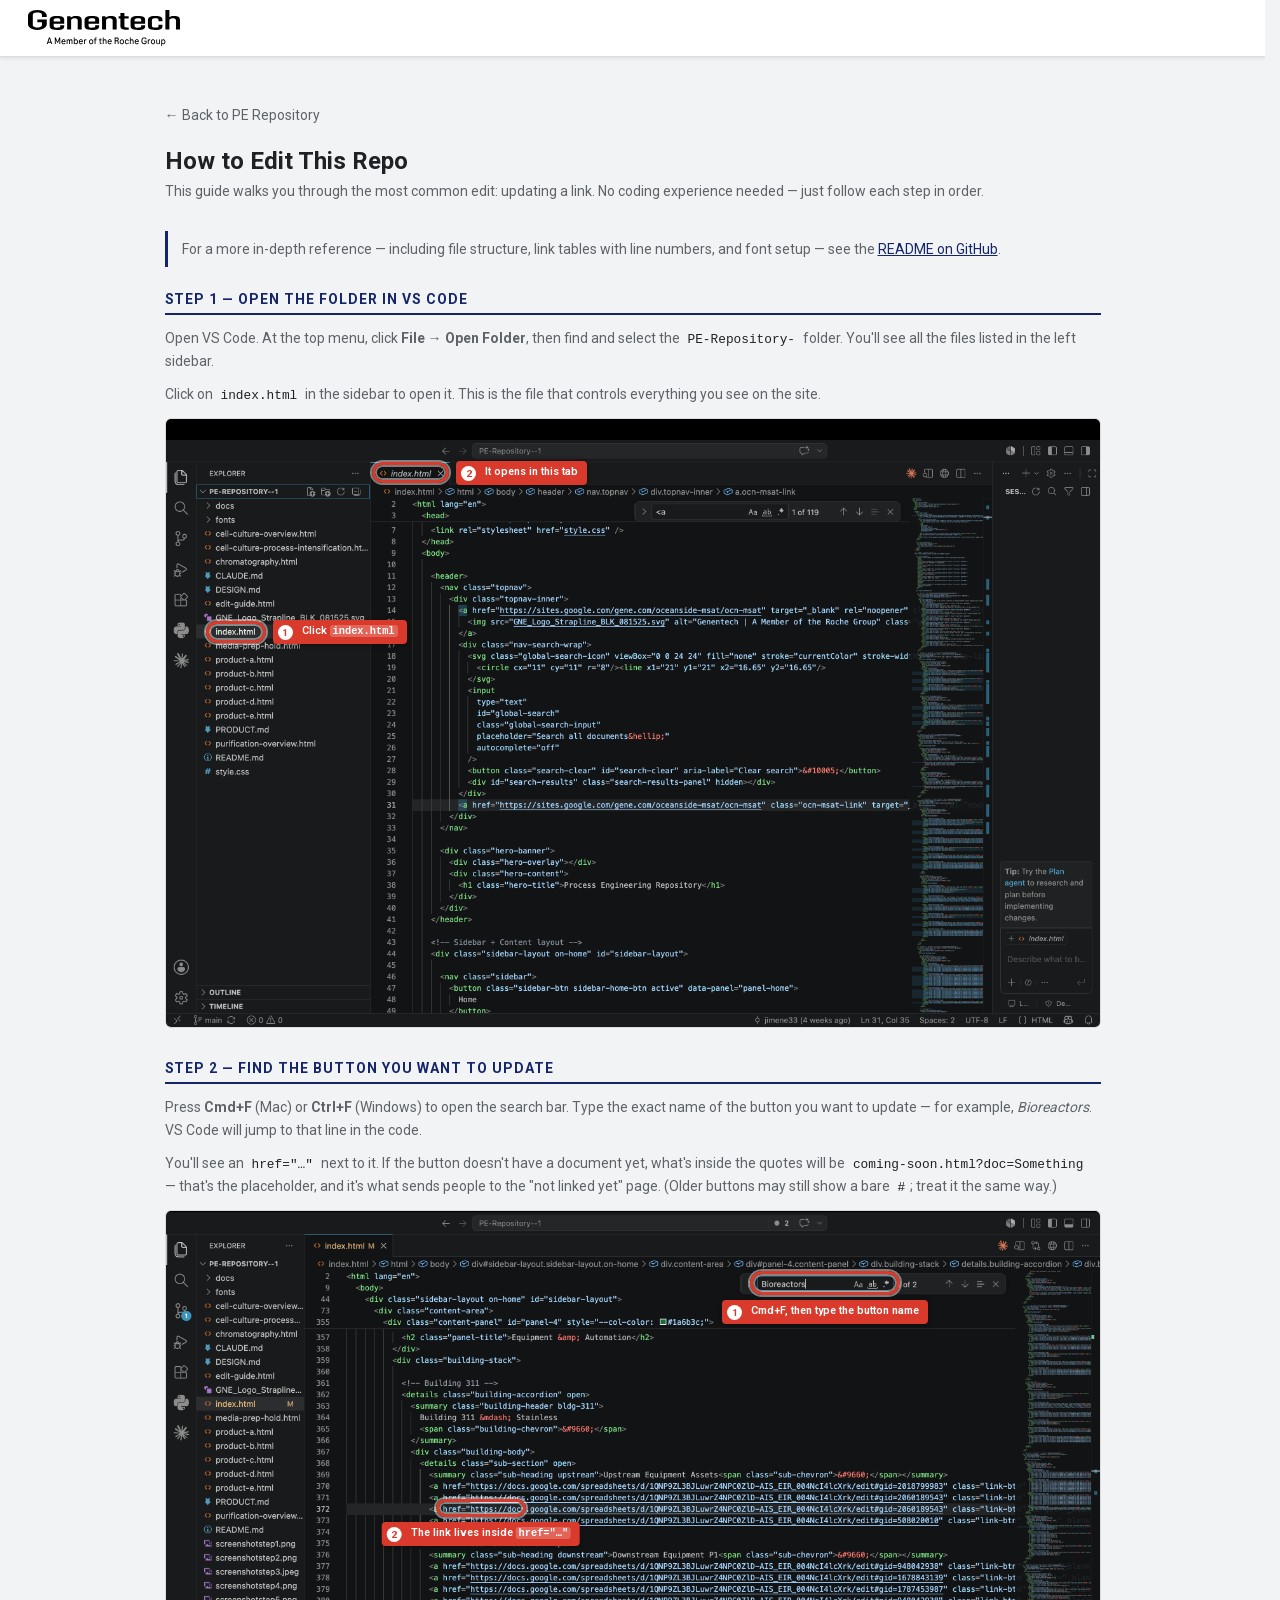
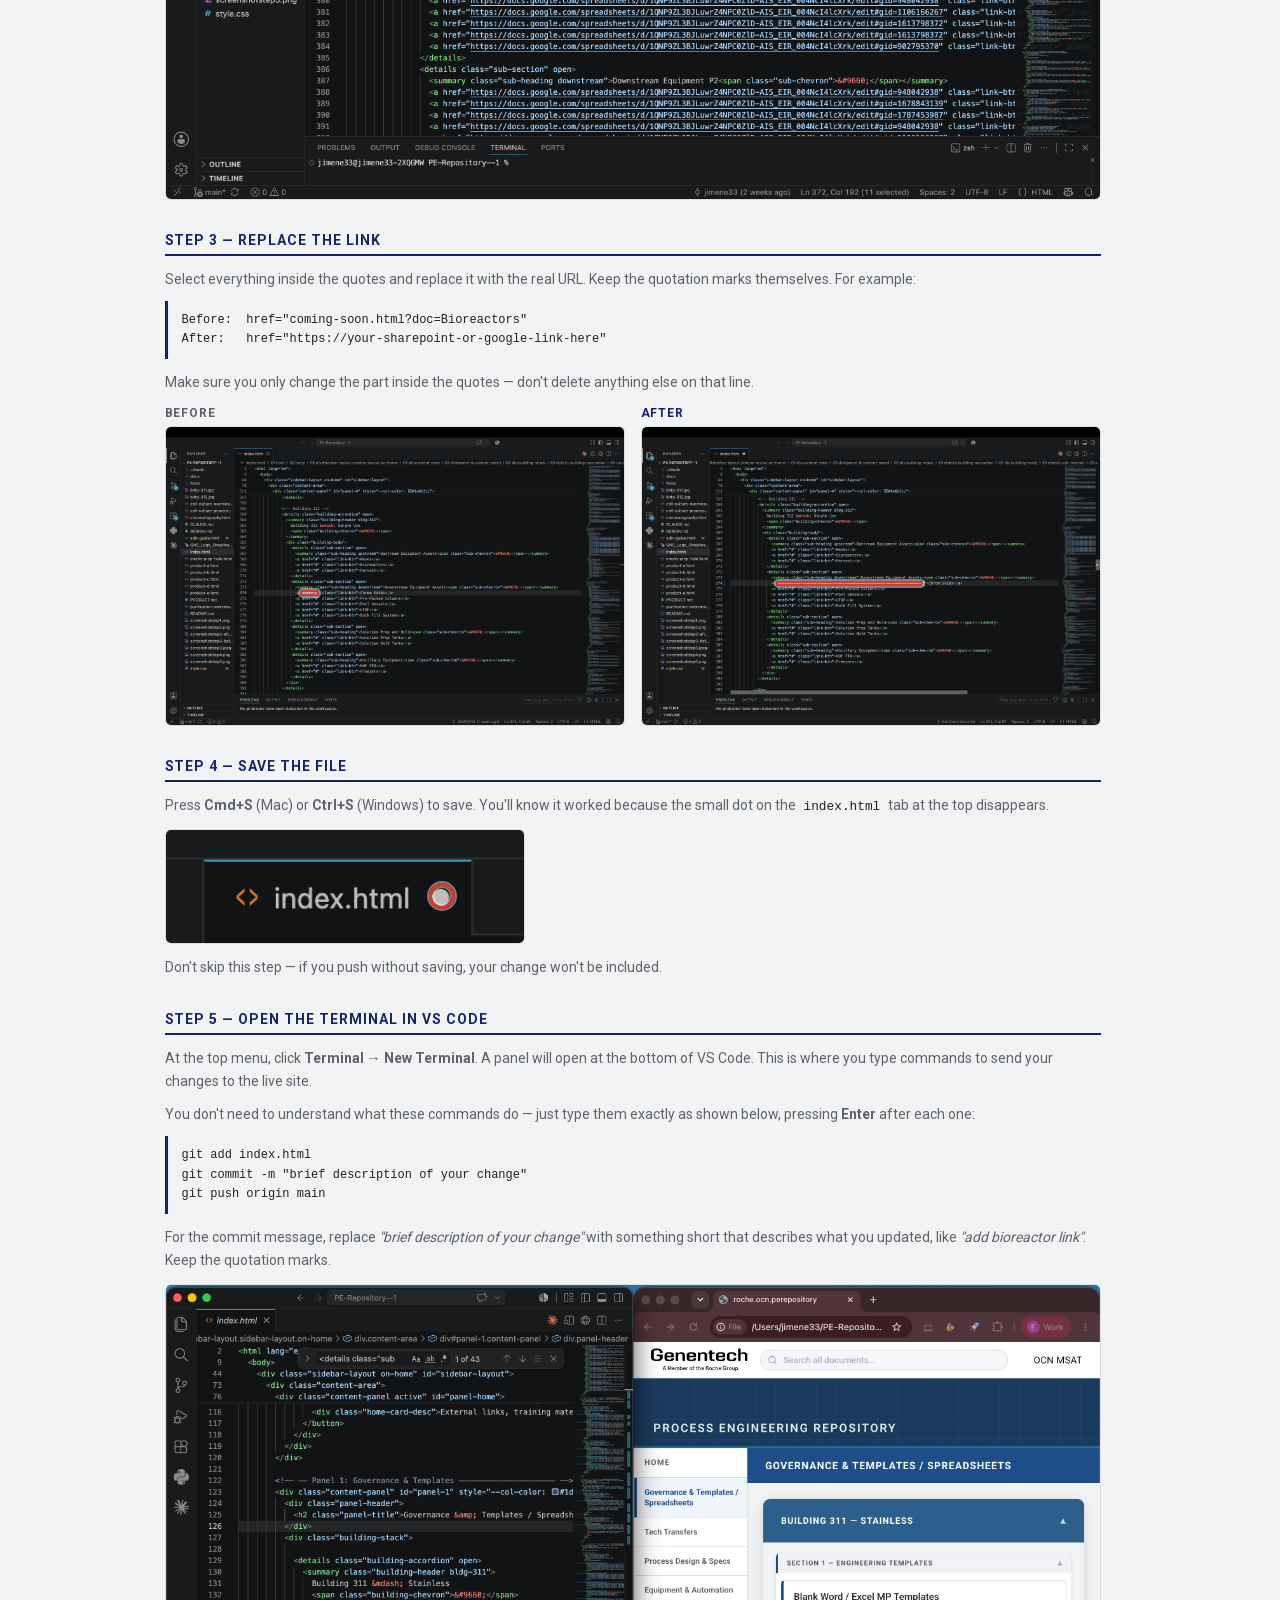
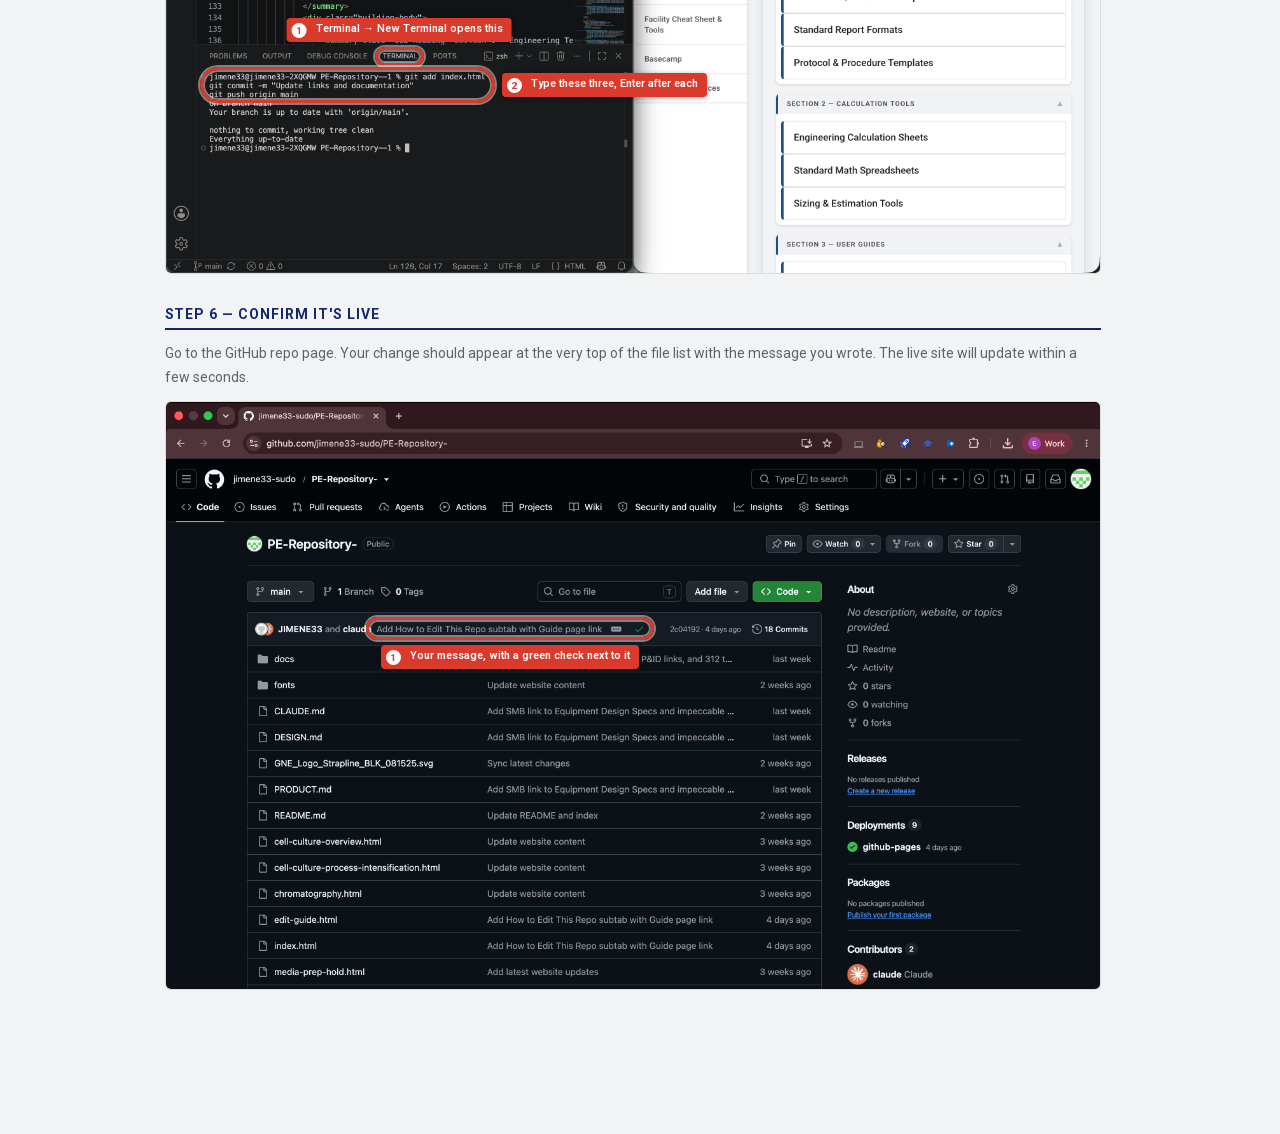
<file: edit-guide.html>
<!DOCTYPE html>
<html lang="en">
  <head>
    <meta charset="UTF-8" />
    <meta name="viewport" content="width=device-width, initial-scale=1.0" />
    <title>How to Edit This Repo — PE Repository</title>
    <link rel="stylesheet" href="style.css?v=10" />
    <style>
      .guide-page {
        max-width: 960px;
        margin: 48px auto;
        padding: 0 12px 64px;
      }
      .guide-back {
        display: inline-block;
        font-size: 0.875rem;
        color: #5f6368;
        text-decoration: none;
        margin-bottom: 24px;
      }
      .guide-back:hover { color: #152569; }
      .guide-page h1 {
        font-size: 1.5rem;
        font-weight: 700;
        color: #202124;
        margin: 0 0 8px;
      }
      .guide-page .guide-subtitle {
        color: #5f6368;
        font-size: 0.875rem;
        margin: 0 0 32px;
      }
      .guide-section { margin-bottom: 32px; }
      .guide-section h2 {
        font-size: 0.875rem;
        font-weight: 700;
        text-transform: uppercase;
        letter-spacing: 0.07em;
        color: #152569;
        border-bottom: 2px solid #152569;
        padding-bottom: 6px;
        margin: 0 0 12px;
      }
      .guide-section p {
        font-size: 0.875rem;
        color: #5f6368;
        line-height: 1.65;
        margin: 0 0 10px;
      }
      .guide-section pre {
        background: #f1f3f4;
        border-left: 3px solid #152569;
        border-radius: 0 4px 4px 0;
        padding: 10px 14px;
        font-family: "SFMono-Regular", Consolas, monospace;
        font-size: 0.75rem;
        line-height: 1.6;
        white-space: pre-wrap;
        word-break: break-all;
        margin: 0 0 12px;
        color: #202124;
      }
      .guide-section code {
        background: #f1f3f4;
        border-radius: 3px;
        padding: 1px 5px;
        font-family: "SFMono-Regular", Consolas, monospace;
        font-size: 0.8rem;
        color: #202124;
      }
      .guide-photo-slot {
        background: #f1f3f4;
        border: 2px dashed #dadce0;
        border-radius: 6px;
        text-align: center;
        padding: 32px;
        font-size: 0.8rem;
        color: #9aa0a6;
        margin: 12px 0;
      }

      /* --- Screenshot annotations ----------------------------------------
         The rings and labels are HTML laid over the images, not painted into
         the PNGs — a screenshot can be re-shot without anyone redrawing
         anything, and the marks stay sharp at any zoom. Every position is a
         percentage of the image, so they track it as it scales.
         --mark is an annotation-only colour scoped to this page. It has to
         read on both the dark VS Code shots and the light browser pane, which
         the guide's green cannot do. */
      .guide-page { --mark: #d93a2b; }
      .guide-shot {
        position: relative;
        display: block;
        margin: 12px 0;
        line-height: 0;
      }
      .guide-shot img {
        width: 100%;
        display: block;
        border-radius: 6px;
        border: 1px solid #dadce0;
      }
      .shot-mark {
        position: absolute;
        border: 3px solid var(--mark);
        border-radius: 999px;
        /* Halo on both sides of the stroke so the ring survives whatever it
           lands on — dark editor chrome or a white page. */
        box-shadow: 0 0 0 2px rgba(255, 255, 255, 0.45),
                    inset 0 0 0 2px rgba(255, 255, 255, 0.45);
      }
      .shot-tag {
        position: absolute;
        white-space: nowrap;
        background: var(--mark);
        color: #fff;
        font-size: 0.68rem;
        font-weight: 600;
        line-height: 1.35;
        padding: 4px 9px 4px 5px;
        border-radius: 4px;
        box-shadow: 0 1px 5px rgba(0, 0, 0, 0.35);
      }
      .shot-tag b {
        display: inline-block;
        width: 15px;
        height: 15px;
        margin-right: 6px;
        border-radius: 50%;
        background: #fff;
        color: var(--mark);
        font-size: 0.62rem;
        line-height: 15px;
        text-align: center;
        vertical-align: -2px;
      }
      .shot-tag code {
        background: rgba(255, 255, 255, 0.22);
        color: #fff;
        font-size: 0.95em;
        padding: 0 3px;
      }
      .shot-tag--right { left: calc(100% + 10px); top: 50%; transform: translateY(-50%); }
      .shot-tag--below { left: 50%; top: calc(100% + 8px); transform: translateX(-50%); }
      .shot-tag--above { left: 50%; bottom: calc(100% + 8px); transform: translateX(-50%); }
      /* The before/after pair renders at half width; a tag there would be
         wider than the shot it sits on, so those carry rings only. */
      .guide-shot--sm { margin: 0; }
      .guide-shot--sm .shot-mark { border-width: 2px; }
      /* A zoomed crop of one corner of the "after" shot, so Step 4 can point
         at the unsaved dot itself. The image is blown up and shifted so only
         the editor tab is inside the frame: showing 11.22% of the width means
         scaling to 1/0.1122 and offsetting by 0.1361/0.1122. The shot carries
         window chrome above the tab strip, so it is shifted up as well — the
         top offset is a share of the container height, not the image height.
         aspect-ratio is that region's own proportions. */
      .guide-shot--crop {
        width: 100%;
        max-width: 360px;
        aspect-ratio: 3.14;
        overflow: hidden;
        border-radius: 6px;
        border: 1px solid #dadce0;
      }
      .guide-shot--crop img {
        position: absolute;
        width: 891.3%;
        left: -121.3%;
        top: -104.8%;
        border: 0;
        border-radius: 0;
      }
      @media (max-width: 700px) {
        .shot-tag { font-size: 0.6rem; padding: 3px 7px 3px 4px; }
        .shot-tag b { width: 13px; height: 13px; line-height: 13px; margin-right: 4px; }
      }
      /* Below this a tag is wider than the image it labels. The rings alone
         still point at the right thing. */
      @media (max-width: 520px) {
        .shot-tag { display: none; }
      }
    </style>
  </head>
  <body>
    <header>
      <nav class="topnav">
        <div class="topnav-inner">
          <a href="https://sites.google.com/gene.com/oceanside-msat/ocn-msat" target="_blank" rel="noopener" class="genentech-logo-link">
            <img src="GNE_Logo_Strapline_BLK_081525.svg" alt="Genentech | A Member of the Roche Group" class="genentech-logo-img" />
          </a>
        </div>
      </nav>
    </header>

    <main class="guide-page">
      <a href="index.html" class="guide-back">&#8592; Back to PE Repository</a>

      <h1>How to Edit This Repo</h1>
      <p class="guide-subtitle">This guide walks you through the most common edit: updating a link. No coding experience needed — just follow each step in order.</p>
      <p style="font-size:0.875rem;color:#5f6368;background:#f1f3f4;border-left:3px solid #152569;border-radius:0 4px 4px 0;padding:10px 14px;margin:0 0 24px;">For a more in-depth reference — including file structure, link tables with line numbers, and font setup — see the <a href="https://github.com/jimene33-sudo/PE-Repository-/blob/main/README.md" target="_blank" rel="noopener" style="color:#152569;">README on GitHub</a>.</p>

      <div class="guide-section">
        <h2>Step 1 — Open the folder in VS Code</h2>
        <p>Open VS Code. At the top menu, click <strong>File → Open Folder</strong>, then find and select the <code>PE-Repository-</code> folder. You'll see all the files listed in the left sidebar.</p>
        <p>Click on <code>index.html</code> in the sidebar to open it. This is the file that controls everything you see on the site.</p>
        <div class="guide-shot">
          <img src="screenshotstep1.png" alt="VS Code with index.html open" />
          <span class="shot-mark" style="left:4.4%;top:33.2%;width:6.4%;height:3.6%;">
            <span class="shot-tag shot-tag--right"><b>1</b> Click <code>index.html</code></span>
          </span>
          <span class="shot-mark" style="left:22.2%;top:7.2%;width:8.2%;height:3.4%;">
            <span class="shot-tag shot-tag--right"><b>2</b> It opens in this tab</span>
          </span>
        </div>
      </div>

      <div class="guide-section">
        <h2>Step 2 — Find the button you want to update</h2>
        <p>Press <strong>Cmd+F</strong> (Mac) or <strong>Ctrl+F</strong> (Windows) to open the search bar. Type the exact name of the button you want to update — for example, <em>Bioreactors</em>. VS Code will jump to that line in the code.</p>
        <p>You'll see an <code>href="…"</code> next to it. If the button doesn't have a document yet, what's inside the quotes will be <code>coming-soon.html?doc=Something</code> — that's the placeholder, and it's what sends people to the "not linked yet" page. (Older buttons may still show a bare <code>#</code>; treat it the same way.)</p>
        <div class="guide-shot">
          <img src="screenshotstep2.png" alt="Finding a button in the code" />
          <span class="shot-mark" style="left:62.6%;top:10.4%;width:16.0%;height:4.0%;">
            <span class="shot-tag shot-tag--below"><b>1</b> Cmd+F, then type the button name</span>
          </span>
          <span class="shot-mark" style="left:29.0%;top:49.0%;width:9.6%;height:3.0%;">
            <span class="shot-tag shot-tag--below"><b>2</b> The link lives inside <code>href="…"</code></span>
          </span>
        </div>
      </div>

      <div class="guide-section">
        <h2>Step 3 — Replace the link</h2>
        <p>Select everything inside the quotes and replace it with the real URL. Keep the quotation marks themselves. For example:</p>
        <pre>Before:  href="coming-soon.html?doc=Bioreactors"
After:   href="https://your-sharepoint-or-google-link-here"</pre>
        <p>Make sure you only change the part inside the quotes — don't delete anything else on that line.</p>
        <div style="display:grid;grid-template-columns:1fr 1fr;gap:16px;margin:12px 0;">
          <div>
            <div style="font-size:0.75rem;font-weight:700;text-transform:uppercase;letter-spacing:0.07em;color:#5f6368;margin-bottom:6px;">Before</div>
            <div class="guide-shot guide-shot--sm">
              <img src="screenshotstep3-before.png" alt="Before — placeholder link with #" />
              <span class="shot-mark" style="left:29.5%;top:54.6%;width:4.0%;height:1.9%;"></span>
            </div>
          </div>
          <div>
            <div style="font-size:0.75rem;font-weight:700;text-transform:uppercase;letter-spacing:0.07em;color:#152569;margin-bottom:6px;">After</div>
            <div class="guide-shot guide-shot--sm">
              <img src="screenshotstep3-after.png" alt="After — real URL in place of #" />
              <span class="shot-mark" style="left:29.5%;top:51.4%;width:32.0%;height:1.9%;"></span>
            </div>
          </div>
        </div>
      </div>

      <div class="guide-section">
        <h2>Step 4 — Save the file</h2>
        <p>Press <strong>Cmd+S</strong> (Mac) or <strong>Ctrl+S</strong> (Windows) to save. You'll know it worked because the small dot on the <code>index.html</code> tab at the top disappears.</p>
        <div class="guide-shot guide-shot--crop">
          <img src="screenshotstep3-after.png" alt="The index.html tab showing an unsaved-changes dot" />
          <span class="shot-mark" style="left:73.6%;top:46.7%;width:7.3%;height:22.9%;"></span>
        </div>
        <p style="margin-top:10px;">Don't skip this step — if you push without saving, your change won't be included.</p>
      </div>

      <div class="guide-section">
        <h2>Step 5 — Open the terminal in VS Code</h2>
        <p>At the top menu, click <strong>Terminal → New Terminal</strong>. A panel will open at the bottom of VS Code. This is where you type commands to send your changes to the live site.</p>
        <p>You don't need to understand what these commands do — just type them exactly as shown below, pressing <strong>Enter</strong> after each one:</p>
        <pre>git add index.html
git commit -m "brief description of your change"
git push origin main</pre>
        <p>For the commit message, replace <em>"brief description of your change"</em> with something short that describes what you updated, like <em>"add bioreactor link"</em>. Keep the quotation marks.</p>
        <div class="guide-shot">
          <img src="screenshotstep4.png" alt="Terminal showing git commands being run" />
          <span class="shot-mark" style="left:22.5%;top:61.5%;width:5.2%;height:3.2%;">
            <span class="shot-tag shot-tag--above"><b>1</b> Terminal → New Terminal opens this</span>
          </span>
          <span class="shot-mark" style="left:3.8%;top:64.9%;width:31.5%;height:6.1%;">
            <span class="shot-tag shot-tag--right"><b>2</b> Type these three, Enter after each</span>
          </span>
        </div>
      </div>

      <div class="guide-section">
        <h2>Step 6 — Confirm it's live</h2>
        <p>Go to the GitHub repo page. Your change should appear at the very top of the file list with the message you wrote. The live site will update within a few seconds.</p>
        <div class="guide-shot">
          <img src="screenshotstep5.png" alt="GitHub repo showing the latest commit" />
          <span class="shot-mark" style="left:21.5%;top:36.8%;width:30.8%;height:3.8%;">
            <span class="shot-tag shot-tag--below"><b>1</b> Your message, with a green check next to it</span>
          </span>
        </div>
      </div>

    </main>
  </body>
</html>
</file>
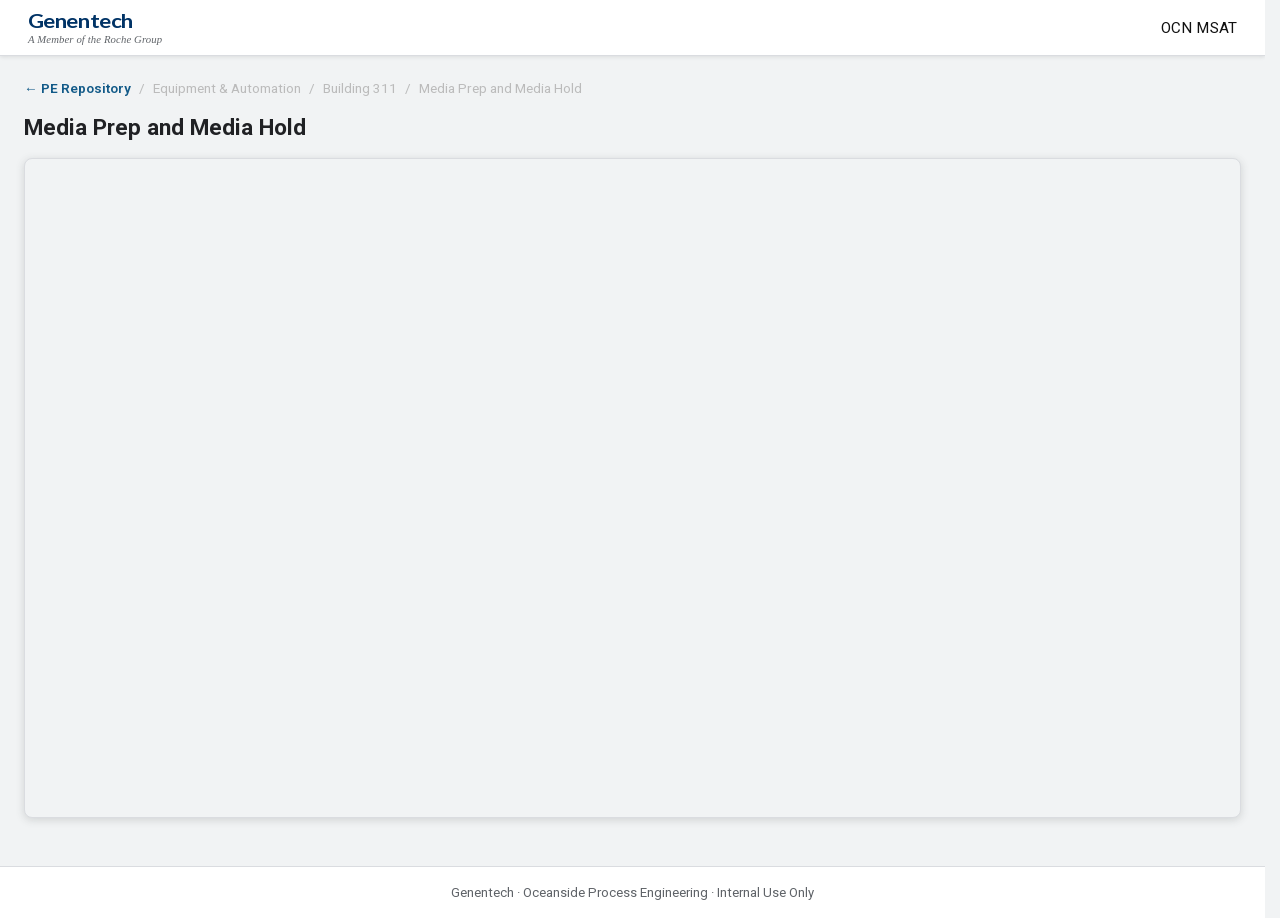
<file: media-prep-hold.html>
<!DOCTYPE html>
<html lang="en">
  <head>
    <meta charset="UTF-8" />
    <meta name="viewport" content="width=device-width, initial-scale=1.0" />
    <title>Media Prep and Media Hold — Oceanside PE Repository</title>
    <link rel="preconnect" href="https://fonts.googleapis.com" />
    <link rel="preconnect" href="https://fonts.gstatic.com" crossorigin />
    <link href="https://fonts.googleapis.com/css2?family=Lato:wght@700&family=Roboto:wght@300;400;500;700&display=swap" rel="stylesheet" />
    <link rel="stylesheet" href="style.css?v=10" />
    <style>
      .viewer-wrapper {
        max-width: 1400px;
        margin: 0 auto;
        padding: 24px 24px 48px;
      }

      .viewer-breadcrumb {
        display: flex;
        align-items: center;
        gap: 8px;
        font-size: 0.85rem;
        color: #5f6368;
        margin-bottom: 18px;
        font-family: "Roboto", sans-serif;
      }

      .viewer-breadcrumb a {
        color: #125a88;
        text-decoration: none;
        font-weight: 600;
      }

      .viewer-breadcrumb a:hover {
        text-decoration: underline;
      }

      .viewer-breadcrumb span {
        color: #bbb;
      }

      .viewer-title {
        font-family: "Roboto", sans-serif;
        font-size: 1.4rem;
        font-weight: 700;
        color: #202124;
        margin: 0 0 18px;
      }

      .viewer-frame-wrap {
        width: 100%;
        height: calc(100vh - 240px);
        min-height: 500px;
        border-radius: 8px;
        overflow: hidden;
        box-shadow: 0 2px 8px rgba(60, 64, 67, 0.18);
        border: 1px solid #dadce0;
        background: #f1f3f4;
      }

      .viewer-frame-wrap iframe {
        width: 100%;
        height: 100%;
        border: none;
        display: block;
      }
    </style>
  </head>
  <body>

    <header>
      <nav class="topnav">
        <div class="topnav-inner">
          <div class="genentech-wordmark">
            <span class="gene-text">Genentech</span>
            <span class="roche-text">A Member of the Roche Group</span>
          </div>
          <a href="https://sites.google.com/gene.com/oceanside-msat/ocn-msat" class="ocn-msat-link" target="_blank" rel="noopener">OCN MSAT</a>
        </div>
      </nav>
    </header>

    <div class="viewer-wrapper">
      <div class="viewer-breadcrumb">
        <a href="index.html">&larr; PE Repository</a>
        <span>/</span>
        <span>Equipment &amp; Automation</span>
        <span>/</span>
        <span>Building 311</span>
        <span>/</span>
        <span>Media Prep and Media Hold</span>
      </div>

      <h1 class="viewer-title">Media Prep and Media Hold</h1>

      <div class="viewer-frame-wrap">
        <iframe
          src="https://docs.google.com/spreadsheets/d/1QNP9ZL3BJLuwrZ4NPC0ZlD-AIS_EIR_004NcI4lcXrk/pubhtml?gid=2018799983&single=true"
          title="Media Prep and Media Hold Equipment Data"
          allowfullscreen
        ></iframe>
      </div>
    </div>

    <footer class="site-footer">
      <p>Genentech &middot; Oceanside Process Engineering &middot; Internal Use Only</p>
    </footer>

  </body>
</html>
</file>
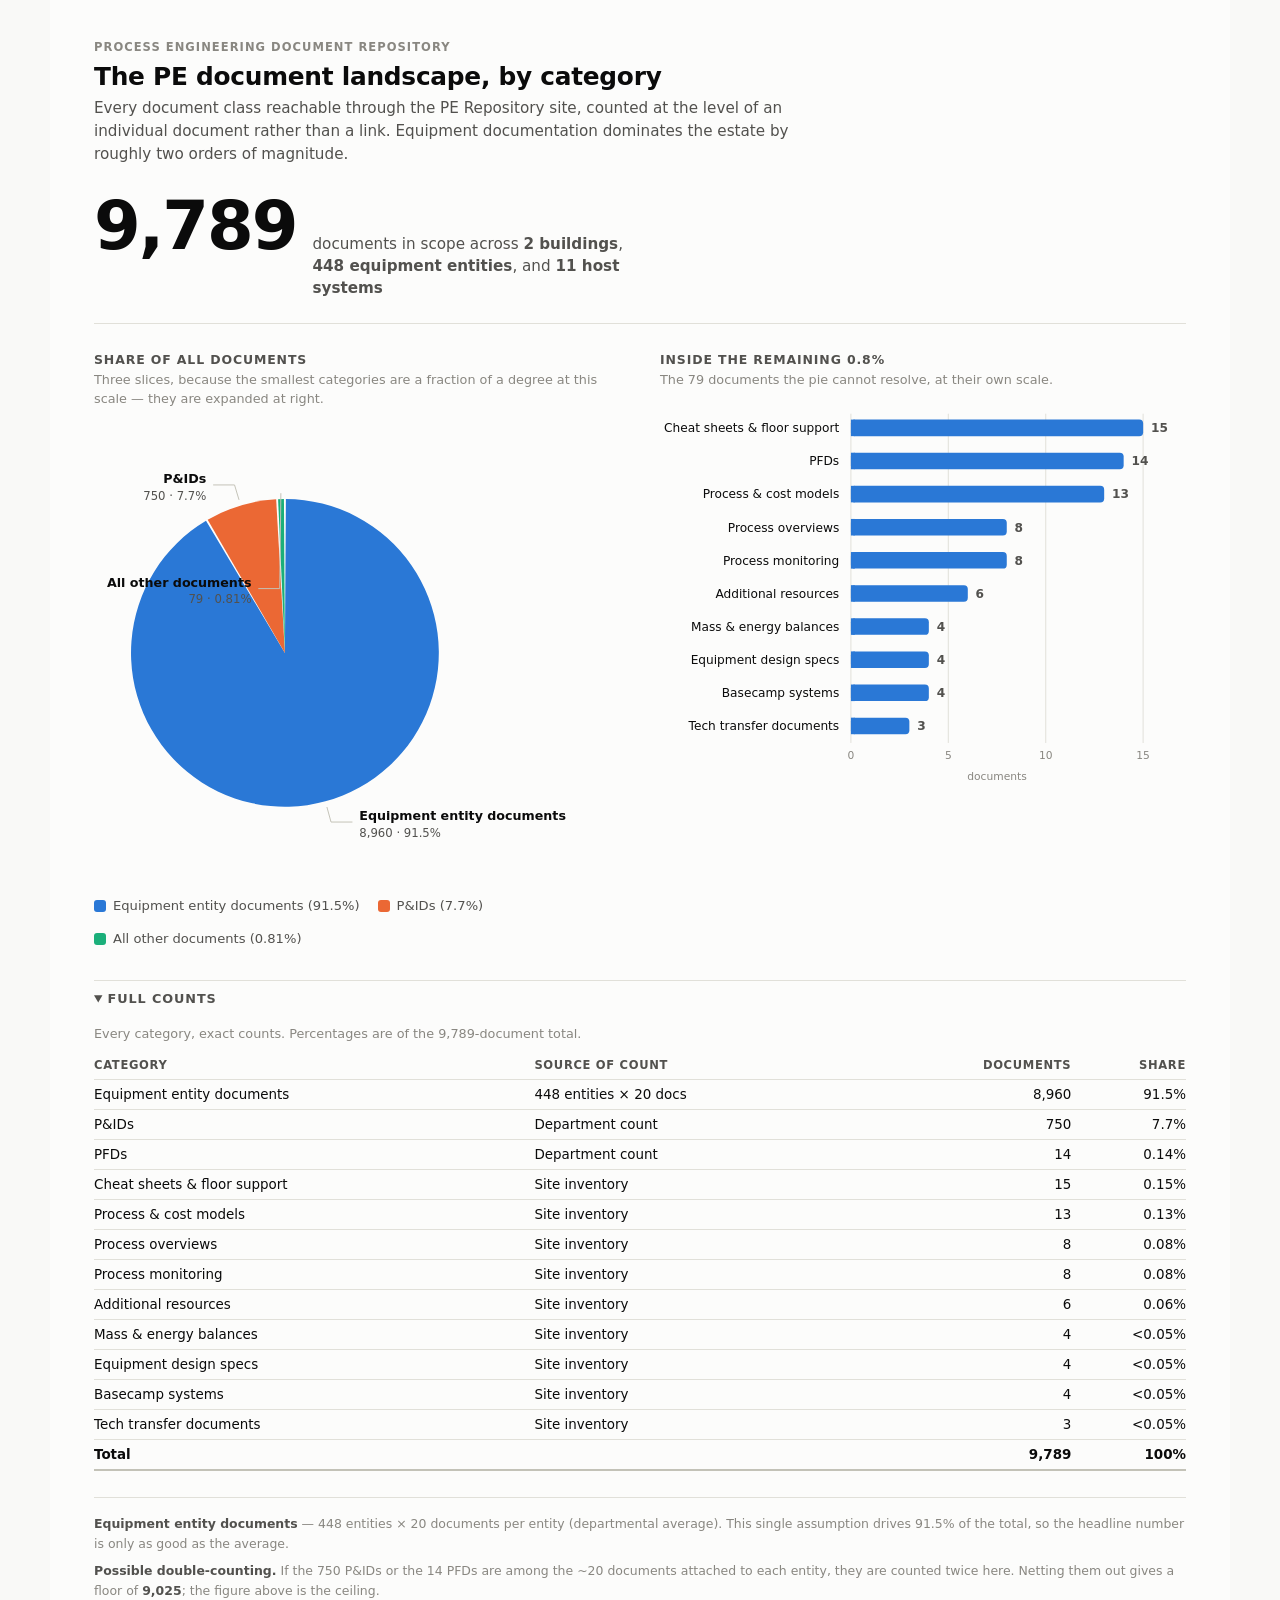
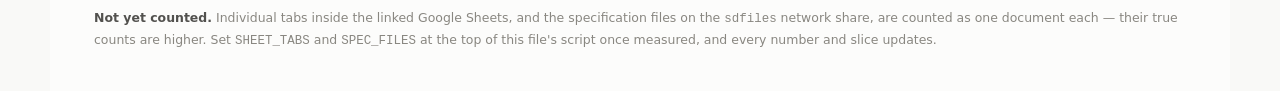
<file: poster-figure.html>
<!DOCTYPE html>
<html lang="en">
  <head>
    <meta charset="UTF-8" />
    <meta name="viewport" content="width=device-width, initial-scale=1.0" />
    <title>PE Document Landscape — Poster Figure</title>
    <style>
      /* ── Palette ────────────────────────────────────────────────────
         Validated categorical slots 1–3 (all-pairs, both modes).
         Light mode: aqua sits at 2.74:1 on the surface, under 3:1 — the
         relief rule applies, so every slice carries a visible direct
         label and the table below repeats every number. Colour is never
         the only channel here. */
      .viz-root {
        color-scheme: light;
        --surface-1: #fcfcfb;
        --page: #f9f9f7;
        --text-primary: #0b0b0b;
        --text-secondary: #52514e;
        --text-muted: #898781;
        --gridline: #e1e0d9;
        --baseline: #c3c2b7;
        --border: rgba(11, 11, 11, 0.1);
        --series-1: #2a78d6;
        --series-2: #eb6834;
        --series-3: #1baf7a;
        --bar: #2a78d6;
      }
      @media (prefers-color-scheme: dark) {
        :root:where(:not([data-theme="light"])) .viz-root {
          color-scheme: dark;
          --surface-1: #1a1a19;
          --page: #0d0d0d;
          --text-primary: #ffffff;
          --text-secondary: #c3c2b7;
          --text-muted: #898781;
          --gridline: #2c2c2a;
          --baseline: #383835;
          --border: rgba(255, 255, 255, 0.1);
          --series-1: #3987e5;
          --series-2: #d95926;
          --series-3: #199e70;
          --bar: #3987e5;
        }
      }
      :root[data-theme="dark"] .viz-root {
        color-scheme: dark;
        --surface-1: #1a1a19;
        --page: #0d0d0d;
        --text-primary: #ffffff;
        --text-secondary: #c3c2b7;
        --text-muted: #898781;
        --gridline: #2c2c2a;
        --baseline: #383835;
        --border: rgba(255, 255, 255, 0.1);
        --series-1: #3987e5;
        --series-2: #d95926;
        --series-3: #199e70;
        --bar: #3987e5;
      }

      * { box-sizing: border-box; }
      body {
        margin: 0;
        background: var(--page, #f9f9f7);
        font-family: system-ui, -apple-system, "Segoe UI", sans-serif;
      }
      .viz-root {
        background: var(--surface-1);
        color: var(--text-primary);
        max-width: 1180px;
        margin: 0 auto;
        padding: 40px 44px 36px;
      }

      /* ── Heading ───────────────────────────────────────────────── */
      .fig-eyebrow {
        font-size: 0.72rem;
        font-weight: 700;
        text-transform: uppercase;
        letter-spacing: 0.09em;
        color: var(--text-muted);
        margin: 0 0 8px;
      }
      .fig-title {
        font-size: 1.55rem;
        font-weight: 700;
        margin: 0 0 6px;
        letter-spacing: -0.01em;
      }
      .fig-sub {
        font-size: 0.95rem;
        color: var(--text-secondary);
        margin: 0 0 28px;
        max-width: 74ch;
        line-height: 1.5;
      }

      /* ── Hero figure ───────────────────────────────────────────── */
      .hero {
        display: flex;
        align-items: baseline;
        gap: 16px;
        padding-bottom: 24px;
        margin-bottom: 28px;
        border-bottom: 1px solid var(--gridline);
      }
      .hero-value {
        font-size: 4.2rem;
        font-weight: 700;
        line-height: 1;
        letter-spacing: -0.03em;
      }
      .hero-label {
        font-size: 0.95rem;
        color: var(--text-secondary);
        line-height: 1.45;
        max-width: 34ch;
      }

      /* ── Two-panel figure ──────────────────────────────────────── */
      .panels {
        display: grid;
        grid-template-columns: 1fr 1fr;
        gap: 40px;
        align-items: start;
      }
      .panel-cap {
        font-size: 0.78rem;
        font-weight: 700;
        text-transform: uppercase;
        letter-spacing: 0.07em;
        color: var(--text-secondary);
        margin: 0 0 4px;
      }
      .panel-note {
        font-size: 0.8rem;
        color: var(--text-muted);
        margin: 0 0 14px;
        line-height: 1.45;
      }
      svg { display: block; overflow: visible; max-width: 100%; height: auto; }

      .slice { transition: opacity 0.12s ease; cursor: default; }
      .viz-root.hovering .slice:not(.on) { opacity: 0.4; }
      .bar-row .bar-fill { transition: opacity 0.12s ease; }
      .viz-root.hovering-bar .bar-row:not(.on) .bar-fill { opacity: 0.4; }

      .lead-line { stroke: var(--baseline); stroke-width: 1; fill: none; }
      .lbl-name {
        font-size: 13px;
        font-weight: 600;
        fill: var(--text-primary);
      }
      .lbl-val { font-size: 12px; fill: var(--text-secondary); }
      .bar-name { font-size: 12.5px; fill: var(--text-primary); }
      .bar-val {
        font-size: 12.5px;
        font-weight: 600;
        fill: var(--text-secondary);
        font-variant-numeric: tabular-nums;
      }
      .axis-tick { font-size: 11px; fill: var(--text-muted); font-variant-numeric: tabular-nums; }
      .grid { stroke: var(--gridline); stroke-width: 1; }

      /* ── Legend ────────────────────────────────────────────────── */
      .legend {
        display: flex;
        flex-wrap: wrap;
        gap: 18px;
        margin-top: 18px;
        font-size: 0.82rem;
        color: var(--text-secondary);
      }
      .legend-item { display: flex; align-items: center; gap: 7px; }
      .swatch { width: 12px; height: 12px; border-radius: 3px; flex: 0 0 auto; }

      /* ── Table ─────────────────────────────────────────────────── */
      details.table-wrap { margin-top: 34px; }
      details.table-wrap > summary {
        cursor: pointer;
        font-size: 0.8rem;
        font-weight: 700;
        text-transform: uppercase;
        letter-spacing: 0.07em;
        color: var(--text-secondary);
        padding: 10px 0;
        border-top: 1px solid var(--gridline);
      }
      table { border-collapse: collapse; width: 100%; margin-top: 10px; }
      caption {
        caption-side: top;
        text-align: left;
        font-size: 0.8rem;
        color: var(--text-muted);
        padding-bottom: 10px;
      }
      th, td {
        text-align: left;
        padding: 7px 12px 7px 0;
        font-size: 0.84rem;
        border-bottom: 1px solid var(--gridline);
      }
      th {
        color: var(--text-secondary);
        font-weight: 700;
        font-size: 0.72rem;
        text-transform: uppercase;
        letter-spacing: 0.06em;
      }
      td.num, th.num {
        text-align: right;
        font-variant-numeric: tabular-nums;
        padding-right: 0;
      }
      tr.total td { font-weight: 700; border-bottom: 2px solid var(--baseline); }
      tr.group td {
        font-weight: 700;
        padding-top: 14px;
        color: var(--text-secondary);
        font-size: 0.72rem;
        text-transform: uppercase;
        letter-spacing: 0.06em;
      }

      .footnotes {
        margin-top: 26px;
        padding-top: 16px;
        border-top: 1px solid var(--gridline);
        font-size: 0.78rem;
        color: var(--text-muted);
        line-height: 1.6;
      }
      .footnotes p { margin: 0 0 7px; }
      .footnotes b { color: var(--text-secondary); }

      /* ── Tooltip ───────────────────────────────────────────────── */
      .tip {
        position: fixed;
        pointer-events: none;
        opacity: 0;
        transition: opacity 0.1s ease;
        background: var(--text-primary);
        color: var(--surface-1);
        padding: 7px 11px;
        border-radius: 5px;
        font-size: 0.78rem;
        line-height: 1.4;
        z-index: 50;
        white-space: nowrap;
        box-shadow: 0 2px 10px rgba(0, 0, 0, 0.22);
      }
      .tip.show { opacity: 1; }
      .tip b { font-variant-numeric: tabular-nums; }

      @media (max-width: 900px) {
        .panels { grid-template-columns: 1fr; gap: 34px; }
        .hero-value { font-size: 3.2rem; }
      }

      /* Print / PDF export — this is the path to a poster-resolution
         figure: the SVG stays vector, so it is sharp at any size. */
      @media print {
        @page { size: landscape; margin: 12mm; }
        body { background: #fff; }
        .viz-root { max-width: none; padding: 0; }
        details.table-wrap { display: block; }
        details.table-wrap > summary { display: none; }
        .tip { display: none; }
      }
    </style>
  </head>
  <body>
    <div class="viz-root" id="root">
      <p class="fig-eyebrow">Process Engineering Document Repository</p>
      <h1 class="fig-title">The PE document landscape, by category</h1>
      <p class="fig-sub">
        Every document class reachable through the PE Repository site, counted at the
        level of an individual document rather than a link. Equipment documentation
        dominates the estate by roughly two orders of magnitude.
      </p>

      <div class="hero">
        <div class="hero-value" id="heroValue">—</div>
        <div class="hero-label">
          documents in scope across <b>2 buildings</b>, <b>448 equipment entities</b>,
          and <b>11 host systems</b>
        </div>
      </div>

      <div class="panels">
        <div>
          <p class="panel-cap">Share of all documents</p>
          <p class="panel-note">
            Three slices, because the smallest categories are a fraction of a degree
            at this scale — they are expanded at right.
          </p>
          <svg id="pie" viewBox="0 0 540 470" role="img"
               aria-labelledby="pieTitle pieDesc">
            <title id="pieTitle">Share of all PE documents by category</title>
            <desc id="pieDesc">
              Equipment entity documents 8,960 (91.5 percent); P&amp;IDs 750
              (7.7 percent); all other documents 79 (0.8 percent).
            </desc>
          </svg>
          <div class="legend" id="pieLegend"></div>
        </div>

        <div>
          <p class="panel-cap">Inside the remaining 0.8%</p>
          <p class="panel-note">
            The 79 documents the pie cannot resolve, at their own scale.
          </p>
          <svg id="bars" viewBox="0 0 540 470" role="img"
               aria-labelledby="barTitle barDesc">
            <title id="barTitle">The 79 non-equipment, non-P&amp;ID documents by category</title>
            <desc id="barDesc">
              Cheat sheets and floor support 15; PFDs 14; process and cost models 13;
              process overviews 8; process monitoring 8; additional resources 6;
              mass and energy balances 4; equipment design specs 4; Basecamp systems 4;
              tech transfer documents 3.
            </desc>
          </svg>
        </div>
      </div>

      <details class="table-wrap" open>
        <summary>Full counts</summary>
        <table>
          <caption>
            Every category, exact counts. Percentages are of the 9,789-document total.
          </caption>
          <thead>
            <tr>
              <th scope="col">Category</th>
              <th scope="col">Source of count</th>
              <th scope="col" class="num">Documents</th>
              <th scope="col" class="num">Share</th>
            </tr>
          </thead>
          <tbody id="tbody"></tbody>
        </table>
      </details>

      <div class="footnotes">
        <p>
          <b>Equipment entity documents</b> — 448 entities × 20 documents per entity
          (departmental average). This single assumption drives 91.5% of the total, so
          the headline number is only as good as the average.
        </p>
        <p>
          <b>Possible double-counting.</b> If the 750 P&amp;IDs or the 14 PFDs are among
          the ~20 documents attached to each entity, they are counted twice here. Netting
          them out gives a floor of <b>9,025</b>; the figure above is the ceiling.
        </p>
        <p>
          <b>Not yet counted.</b> Individual tabs inside the linked Google Sheets, and the
          specification files on the <code>sdfiles</code> network share, are counted as
          one document each — their true counts are higher. Set
          <code>SHEET_TABS</code> and <code>SPEC_FILES</code> at the top of this file's
          script once measured, and every number and slice updates.
        </p>
      </div>
    </div>

    <div class="tip" id="tip" role="status" aria-live="polite"></div>

    <script>
      // ─────────────────────────────────────────────────────────────
      //  EDIT HERE. Everything below recomputes from these numbers.
      // ─────────────────────────────────────────────────────────────
      const ENTITIES = 448;          // equipment entities
      const DOCS_PER_ENTITY = 20;    // departmental average
      const PIDS = 750;              // P&IDs
      const PFDS = 14;               // PFDs
      const SHEET_TABS = 0;          // extra Google Sheets tabs beyond the 1-per-link already counted
      const SPEC_FILES = 0;          // extra spec files on the network share beyond the 4 links counted

      // Categories counted directly off index.html
      const SITE = [
        ["Cheat sheets & floor support", "Site inventory", 15],
        ["Process & cost models",         "Site inventory", 13],
        ["Process overviews",             "Site inventory", 8],
        ["Process monitoring",            "Site inventory", 8],
        ["Additional resources",          "Site inventory", 6],
        ["Mass & energy balances",        "Site inventory", 4],
        ["Equipment design specs",        "Site inventory", 4],
        ["Basecamp systems",              "Site inventory", 4],
        ["Tech transfer documents",       "Site inventory", 3],
      ];

      const EQUIP = ENTITIES * DOCS_PER_ENTITY;
      const siteTotal = SITE.reduce((a, r) => a + r[2], 0) + SHEET_TABS + SPEC_FILES;
      const tail = PFDS + siteTotal;          // everything outside equipment + P&IDs
      const TOTAL = EQUIP + PIDS + tail;

      const fmt = (n) => n.toLocaleString("en-US");
      const pct = (n) => (100 * n) / TOTAL;
      const pctStr = (n) => {
        const p = pct(n);
        return p >= 1 ? p.toFixed(1) + "%" : p < 0.05 ? "<0.05%" : p.toFixed(2) + "%";
      };

      document.getElementById("heroValue").textContent = fmt(TOTAL);

      const tip = document.getElementById("tip");
      const root = document.getElementById("root");
      function showTip(e, html) {
        tip.innerHTML = html;
        tip.classList.add("show");
        const pad = 14;
        let x = e.clientX + pad;
        let y = e.clientY + pad;
        const r = tip.getBoundingClientRect();
        if (x + r.width > innerWidth - 8) x = e.clientX - r.width - pad;
        if (y + r.height > innerHeight - 8) y = e.clientY - r.height - pad;
        tip.style.left = x + "px";
        tip.style.top = y + "px";
      }
      function hideTip() {
        tip.classList.remove("show");
        root.classList.remove("hovering", "hovering-bar");
      }

      const NS = "http://www.w3.org/2000/svg";
      const el = (n, a = {}) => {
        const x = document.createElementNS(NS, n);
        for (const k in a) x.setAttribute(k, a[k]);
        return x;
      };

      // ── Pie ──────────────────────────────────────────────────────
      const pieData = [
        { name: "Equipment entity documents", v: EQUIP, c: "var(--series-1)" },
        { name: "P&IDs",                      v: PIDS,  c: "var(--series-2)" },
        { name: "All other documents",        v: tail,  c: "var(--series-3)" },
      ];

      const pie = document.getElementById("pie");
      const CX = 196, CY = 236, R = 158;
      // 2px surface gap between slices, expressed as an angle at radius R.
      const GAP = 2 / R;

      let a0 = -Math.PI / 2; // start at 12 o'clock
      pieData.forEach((d, i) => {
        const sweep = (d.v / TOTAL) * Math.PI * 2;
        // Trim half a gap from each end. Never trim a slice out of existence.
        const trim = Math.min(GAP / 2, sweep / 3);
        const s = a0 + trim, e = a0 + sweep - trim;
        const large = e - s > Math.PI ? 1 : 0;
        const p = el("path", {
          d: `M ${CX} ${CY} L ${CX + R * Math.cos(s)} ${CY + R * Math.sin(s)} ` +
             `A ${R} ${R} 0 ${large} 1 ${CX + R * Math.cos(e)} ${CY + R * Math.sin(e)} Z`,
          fill: d.c,
          class: "slice",
        });
        p.addEventListener("mousemove", (ev) => {
          root.classList.add("hovering");
          pie.querySelectorAll(".slice").forEach((n) => n.classList.remove("on"));
          p.classList.add("on");
          showTip(ev, `${d.name}<br><b>${fmt(d.v)}</b> documents · <b>${pctStr(d.v)}</b>`);
        });
        p.addEventListener("mouseleave", hideTip);
        pie.appendChild(p);

        // Direct label on a leader line — required relief for the
        // sub-3:1 slice, and it keeps the sliver readable.
        const mid = a0 + sweep / 2;
        const right = Math.cos(mid) >= 0;
        // Slices under ~6% get their label pushed out to a stacked
        // shelf so the three labels can never collide.
        const thin = d.v / TOTAL < 0.06;
        const r1 = R + 6;
        const elbowR = thin ? R + 52 : R + 22;
        const x1 = CX + r1 * Math.cos(mid), y1 = CY + r1 * Math.sin(mid);
        let x2 = CX + elbowR * Math.cos(mid), y2 = CY + elbowR * Math.sin(mid);
        if (thin) y2 = CY - 150 + i * 42;
        const x3 = right ? x2 + 22 : x2 - 22;
        pie.appendChild(el("polyline", {
          points: `${x1},${y1} ${x2},${y2} ${x3},${y2}`,
          class: "lead-line",
        }));
        const anchor = right ? "start" : "end";
        const tx = right ? x3 + 7 : x3 - 7;
        const t1 = el("text", { x: tx, y: y2 - 2, class: "lbl-name", "text-anchor": anchor });
        t1.textContent = d.name;
        const t2 = el("text", { x: tx, y: y2 + 15, class: "lbl-val", "text-anchor": anchor });
        t2.textContent = `${fmt(d.v)}  ·  ${pctStr(d.v)}`;
        pie.appendChild(t1);
        pie.appendChild(t2);

        a0 += sweep;
      });

      // Legend — always present for ≥2 series.
      document.getElementById("pieLegend").innerHTML = pieData
        .map(
          (d) =>
            `<span class="legend-item"><span class="swatch" style="background:${d.c}"></span>` +
            `${d.name} (${pctStr(d.v)})</span>`
        )
        .join("");

      // ── Detail bars ──────────────────────────────────────────────
      // Magnitude comparison, so one hue — colour is not carrying
      // identity here; the row labels are.
      const barData = [["PFDs", PFDS], ...SITE.map((r) => [r[0], r[2]])].sort(
        (a, b) => b[1] - a[1]
      );

      const bars = document.getElementById("bars");
      const BL = 196, BT = 16, BW = 300, ROW = 34, BH = 17;
      const maxV = Math.max(...barData.map((d) => d[1]));
      const niceMax = Math.ceil(maxV / 5) * 5;
      const sx = (v) => (v / niceMax) * BW;

      for (let t = 0; t <= niceMax; t += 5) {
        bars.appendChild(el("line", {
          x1: BL + sx(t), y1: BT - 6, x2: BL + sx(t), y2: BT + barData.length * ROW - 8,
          class: "grid",
        }));
        const tk = el("text", {
          x: BL + sx(t), y: BT + barData.length * ROW + 8, class: "axis-tick",
          "text-anchor": "middle",
        });
        tk.textContent = t;
        bars.appendChild(tk);
      }
      const axLbl = el("text", {
        x: BL + BW / 2, y: BT + barData.length * ROW + 30, class: "axis-tick",
        "text-anchor": "middle",
      });
      axLbl.textContent = "documents";
      bars.appendChild(axLbl);

      barData.forEach((d, i) => {
        const y = BT + i * ROW;
        const g = el("g", { class: "bar-row" });
        const nm = el("text", { x: BL - 12, y: y + BH - 4, class: "bar-name", "text-anchor": "end" });
        nm.textContent = d[0];
        // 4px rounded data-end, anchored to the baseline.
        const w = Math.max(sx(d[1]), 4);
        const f = el("rect", {
          x: BL, y, width: w, height: BH, rx: 4, fill: "var(--bar)", class: "bar-fill",
        });
        const sq = el("rect", { x: BL, y, width: Math.min(4, w), height: BH, fill: "var(--bar)" });
        const vl = el("text", { x: BL + w + 8, y: y + BH - 4, class: "bar-val" });
        vl.textContent = d[1];
        g.append(nm, f, sq, vl);
        g.addEventListener("mousemove", (ev) => {
          root.classList.add("hovering-bar");
          bars.querySelectorAll(".bar-row").forEach((n) => n.classList.remove("on"));
          g.classList.add("on");
          showTip(ev, `${d[0]}<br><b>${d[1]}</b> documents · <b>${pctStr(d[1])}</b> of all`);
        });
        g.addEventListener("mouseleave", hideTip);
        bars.appendChild(g);
      });

      // ── Table ────────────────────────────────────────────────────
      const rows = [
        ["Equipment entity documents", `${ENTITIES} entities × ${DOCS_PER_ENTITY} docs`, EQUIP],
        ["P&IDs", "Department count", PIDS],
        ["PFDs", "Department count", PFDS],
        ...SITE,
      ];
      if (SHEET_TABS) rows.push(["Google Sheets tabs", "Measured", SHEET_TABS]);
      if (SPEC_FILES) rows.push(["Specification files", "Network share", SPEC_FILES]);

      document.getElementById("tbody").innerHTML =
        rows
          .map(
            (r) =>
              `<tr><td>${r[0]}</td><td>${r[1]}</td>` +
              `<td class="num">${fmt(r[2])}</td><td class="num">${pctStr(r[2])}</td></tr>`
          )
          .join("") +
        `<tr class="total"><td>Total</td><td></td>` +
        `<td class="num">${fmt(TOTAL)}</td><td class="num">100%</td></tr>`;
    </script>
  </body>
</html>
</file>
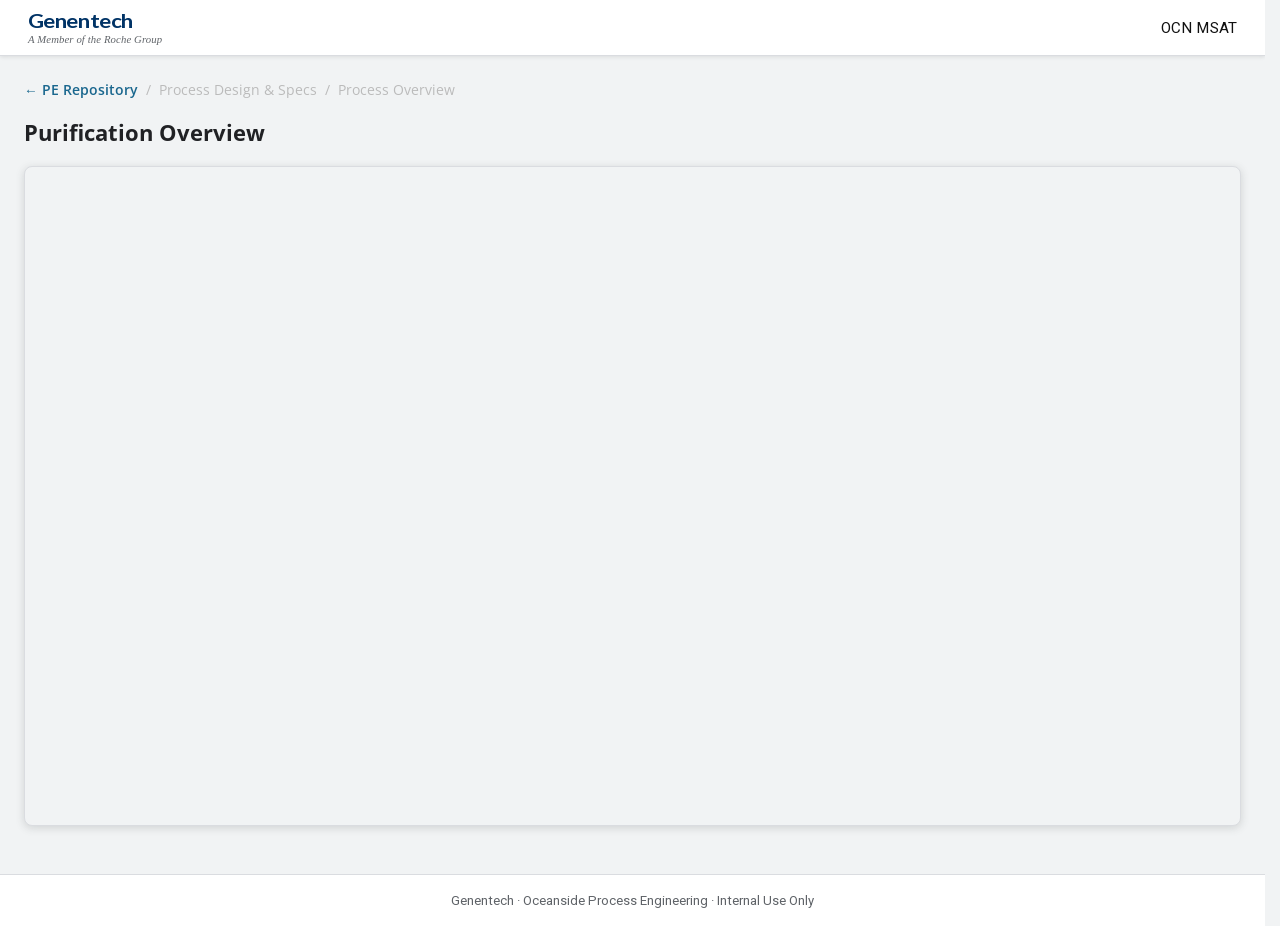
<file: purification-overview.html>
<!DOCTYPE html>
<html lang="en">
  <head>
    <meta charset="UTF-8" />
    <meta name="viewport" content="width=device-width, initial-scale=1.0" />
    <title>Purification Overview — Oceanside PE Repository</title>
    <link rel="preconnect" href="https://fonts.googleapis.com" />
    <link rel="preconnect" href="https://fonts.gstatic.com" crossorigin />
    <link href="https://fonts.googleapis.com/css2?family=Lato:wght@700&family=Open+Sans:wght@300;400;600;700&display=swap" rel="stylesheet" />
    <link rel="stylesheet" href="style.css?v=10" />
    <style>
      .viewer-wrapper {
        max-width: 1400px;
        margin: 0 auto;
        padding: 24px 24px 48px;
      }

      .viewer-breadcrumb {
        display: flex;
        align-items: center;
        gap: 8px;
        font-size: 0.85rem;
        color: #5f6368;
        margin-bottom: 18px;
        font-family: "Open Sans", sans-serif;
      }

      .viewer-breadcrumb a {
        color: #1a678e;
        text-decoration: none;
        font-weight: 600;
      }

      .viewer-breadcrumb a:hover {
        text-decoration: underline;
      }

      .viewer-breadcrumb span {
        color: #bbb;
      }

      .viewer-title {
        font-family: "Open Sans", sans-serif;
        font-size: 1.4rem;
        font-weight: 700;
        color: #202124;
        margin: 0 0 18px;
      }

      .viewer-frame-wrap {
        width: 100%;
        height: calc(100vh - 240px);
        min-height: 500px;
        border-radius: 8px;
        overflow: hidden;
        box-shadow: 0 2px 8px rgba(60,64,67,0.18);
        border: 1px solid #dadce0;
        background: #f1f3f4;
      }

      .viewer-frame-wrap iframe {
        width: 100%;
        height: 100%;
        border: none;
        display: block;
      }
    </style>
  </head>
  <body>

    <header>
      <nav class="topnav">
        <div class="topnav-inner">
          <div class="genentech-wordmark">
            <span class="gene-text">Genentech</span>
            <span class="roche-text">A Member of the Roche Group</span>
          </div>
          <a href="https://sites.google.com/gene.com/oceanside-msat/ocn-msat" class="ocn-msat-link" target="_blank" rel="noopener">OCN MSAT</a>
        </div>
      </nav>
    </header>

    <div class="viewer-wrapper">
      <div class="viewer-breadcrumb">
        <a href="index.html">&larr; PE Repository</a>
        <span>/</span>
        <span>Process Design &amp; Specs</span>
        <span>/</span>
        <span>Process Overview</span>
      </div>

      <h1 class="viewer-title">Purification Overview</h1>

      <div class="viewer-frame-wrap">
        <iframe
          src="https://drive.google.com/file/d/1HLaiJvIrPdzHCdbUakb7HmSFpbLV1Myy/preview"
          allow="autoplay"
          title="Purification Overview Document"
        ></iframe>
      </div>
    </div>

    <footer class="site-footer">
      <p>Genentech &middot; Oceanside Process Engineering &middot; Internal Use Only</p>
    </footer>

  </body>
</html>
</file>
<file: style.css>
/* ─── Self-hosted fonts (no Google dependency) ────────────── */
@font-face {
  font-family: 'Lato';
  font-style: normal;
  font-weight: 700;
  font-display: swap;
  src: url('fonts/lato-700.woff2') format('woff2');
}

@font-face {
  font-family: 'Roboto';
  font-style: normal;
  font-weight: 100 900;
  font-display: swap;
  src: url('fonts/roboto-latin.woff2') format('woff2');
}

:root {
  --blue-primary: #1d4e89;
  --blue-hover-bg: #e8f0fb;
  --border: #dadce0;
  --bg-page: #f1f3f4;
  --text-dark: #202124;
  --text-medium: #5f6368;
  --white: #ffffff;
  --shadow-card: 0 1px 3px rgba(60, 64, 67, 0.15), 0 1px 2px rgba(60, 64, 67, 0.1);
  --shadow-hover: 0 3px 10px rgba(60, 64, 67, 0.2), 0 2px 4px rgba(60, 64, 67, 0.12);
}

* {
  box-sizing: border-box;
}

html {
  scrollbar-gutter: stable;
  overflow-x: hidden;
}

body {
  margin: 0;
  overflow-x: hidden;
  font-family: "Roboto", "Segoe UI", Arial, sans-serif;
  -webkit-font-smoothing: antialiased;
  -moz-osx-font-smoothing: grayscale;
  background: var(--bg-page);
  color: var(--text-dark);
  min-height: 100vh;
}

h1,
h2,
p {
  margin: 0;
}

/* ─── Top Nav Bar (white, matches MSAT Google Site) ───────────── */
.topnav {
  width: 100%;
  background: var(--white);
  border-bottom: 1px solid var(--border);
  box-shadow: 0 1px 4px rgba(0, 0, 0, 0.1);
}

.topnav-inner {
  width: 100%;
  padding: 10px 28px;
  display: flex;
  align-items: center;
  justify-content: space-between;
  box-sizing: border-box;
}

.site-name {
  font-family: "Roboto", "Segoe UI", Arial, sans-serif;
  font-size: 1.05rem;
  font-weight: 700;
  color: var(--text-dark);
  letter-spacing: -0.01em;
}

.genentech-logo-link {
  display: flex;
  align-items: center;
  text-decoration: none;
  flex-shrink: 0;
}

.genentech-logo-img {
  height: 36px;
  width: auto;
  display: block;
  transition: opacity 0.15s;
}

.genentech-logo-link:hover .genentech-logo-img {
  opacity: 0.75;
}

.genentech-wordmark {
  display: flex;
  flex-direction: column;
  align-items: stretch;
  gap: 2px;
  line-height: 1;
}

.ocn-msat-link {
  font-family: "Roboto", "Segoe UI", Arial, sans-serif;
  font-size: 0.95rem;
  font-weight: 400;
  color: #111;
  text-decoration: none;
  margin-left: 20px;
  letter-spacing: 0.01em;
  transition: color 0.15s;
}

.ocn-msat-link:hover {
  color: #003366;
}

.gene-text {
  font-size: 1.4rem;
  font-weight: 700;
  font-family: "Lato", "Helvetica Neue", Arial, sans-serif;
  color: #003366;
  letter-spacing: -0.04em;
  display: block;
  text-align-last: justify;
  transform: scaleY(0.86);
  transform-origin: left center;
}

.roche-text {
  font-size: 0.67rem;
  font-weight: 400;
  font-family: Georgia, "Times New Roman", serif;
  font-style: italic;
  color: #5f6368;
  letter-spacing: 0.01em;
  white-space: nowrap;
  display: block;
}

/* ─── Hero Banner (image placeholder) ────────────────────────── */
.hero-banner {
  position: relative;
  height: 110px;
  background-color: #1a3a5c;
  background-image:
    linear-gradient(rgba(255,255,255,0.04) 1px, transparent 1px),
    linear-gradient(90deg, rgba(255,255,255,0.04) 1px, transparent 1px);
  background-size: 32px 32px;
  display: flex;
  align-items: flex-end;
  justify-content: flex-start;
  border-bottom: 3px solid #2c6e8f;
}

.hero-overlay {
  display: none;
}

.hero-content {
  position: relative;
  z-index: 2;
  text-align: left;
  padding: 0 32px 18px;
}

.hero-title {
  font-size: 1.15rem;
  font-weight: 600;
  color: rgba(255, 255, 255, 0.90);
  letter-spacing: 0.12em;
  text-transform: uppercase;
}

/* ─── Nav Search Bar (inside topnav) ──────────────────────────── */
.nav-search-wrap {
  flex: 1;
  position: relative;
  display: flex;
  align-items: center;
  margin: 0 20px;
  max-width: 480px;
}

.global-search-icon {
  position: absolute;
  left: 12px;
  width: 15px;
  height: 15px;
  color: #9aa0a6;
  pointer-events: none;
  flex-shrink: 0;
}

.global-search-input {
  width: 100%;
  padding: 7px 36px 7px 36px;
  border: 1px solid var(--border);
  border-radius: 20px;
  font-size: 0.87rem;
  font-family: "Roboto", sans-serif;
  color: var(--text-dark);
  background: #f4f6f9;
  outline: none;
  transition: border-color 0.15s, box-shadow 0.15s, background 0.15s;
}

.global-search-input:focus {
  border-color: #1d4e89;
  background: var(--white);
  box-shadow: 0 0 0 3px rgba(29, 78, 137, 0.12);
}

.global-search-input::placeholder {
  color: #9aa0a6;
}

.search-clear {
  position: absolute;
  right: 10px;
  background: none;
  border: none;
  cursor: pointer;
  color: #9aa0a6;
  font-size: 0.75rem;
  width: 22px;
  height: 22px;
  display: none;
  align-items: center;
  justify-content: center;
  border-radius: 50%;
  transition: color 0.12s, background 0.12s;
  padding: 0;
}

.search-clear:hover {
  color: var(--text-dark);
  background: #e8e8e8;
}

/* ─── Global Search Results Dropdown ─────────────────────── */
.search-results-panel {
  position: absolute;
  top: calc(100% + 6px);
  left: 0;
  right: 0;
  background: #fff;
  border: 1px solid #dce0e7;
  border-radius: 10px;
  box-shadow: 0 4px 20px rgba(0, 0, 0, 0.13);
  z-index: 9999;
  max-height: 420px;
  overflow-y: auto;
  padding: 4px 0;
}

.search-result-item {
  display: flex;
  flex-direction: column;
  padding: 10px 14px;
  cursor: pointer;
  border-bottom: 1px solid #f0f2f5;
  transition: background 0.1s;
}

.search-result-item:last-child {
  border-bottom: none;
}

.search-result-item:hover {
  background: #f0f4fa;
}

.search-result-name {
  font-size: 0.875rem;
  font-weight: 500;
  color: #1d4e89;
  font-family: "Roboto", sans-serif;
}

.search-result-breadcrumb {
  font-size: 0.74rem;
  color: #8a95a8;
  margin-top: 3px;
  font-family: "Roboto", sans-serif;
}

.search-no-results {
  padding: 14px;
  font-size: 0.85rem;
  color: #9aa0a6;
  text-align: center;
  font-family: "Roboto", sans-serif;
}

.link-btn.search-highlight {
  outline: 2px solid #1d4e89;
  background: #e8f0fe !important;
}

/* ─── Full Search Results Page ────────────────────────────── */
.search-results-header {
  display: flex;
  align-items: center;
  gap: 16px;
}

.search-results-back {
  background: none;
  border: 1px solid var(--border);
  border-radius: 6px;
  padding: 5px 12px;
  font-size: 0.82rem;
  font-family: "Roboto", sans-serif;
  color: var(--text-dark);
  cursor: pointer;
  transition: background 0.1s;
  white-space: nowrap;
}

.search-results-back:hover {
  background: #f0f2f5;
}

.search-results-page {
  padding: 16px 20px;
  display: grid;
  grid-template-columns: repeat(auto-fill, minmax(300px, 1fr));
  gap: 12px;
  align-content: start;
}

.search-page-card {
  display: flex;
  flex-direction: column;
  background: #fff;
  border: 1px solid var(--border);
  border-radius: 8px;
  padding: 14px 16px;
  cursor: pointer;
  transition: box-shadow 0.15s, border-color 0.15s;
  text-decoration: none;
}

.search-page-card:hover {
  box-shadow: 0 2px 10px rgba(0,0,0,0.1);
  border-color: #1d4e89;
}

.search-page-card-name {
  font-size: 0.88rem;
  font-weight: 500;
  color: #1d4e89;
  font-family: "Roboto", sans-serif;
  margin-bottom: 6px;
}

.search-page-card-breadcrumb {
  font-size: 0.73rem;
  color: #8a95a8;
  font-family: "Roboto", sans-serif;
  line-height: 1.4;
}

.search-page-no-results {
  grid-column: 1 / -1;
  text-align: center;
  padding: 40px;
  font-size: 0.9rem;
  color: #9aa0a6;
  font-family: "Roboto", sans-serif;
}

/* ─── Sidebar Layout ──────────────────────────────────────────── */
.sidebar-layout {
  display: flex;
  flex-direction: row;
  align-items: stretch;
  min-height: calc(100vh - 280px);
}

/* Left sidebar */
.sidebar {
  width: 232px;
  flex-shrink: 0;
  background: var(--white);
  border-right: 1px solid var(--border);
  position: sticky;
  top: 0;
  height: 100svh;
  overflow-y: auto;
  box-shadow: 2px 0 6px rgba(60, 64, 67, 0.06);
  z-index: 10;
  padding-left: 2px;
}

.sidebar-btn {
  display: block;
  width: 100%;
  padding: 16px 18px 16px 18px;
  text-align: left;
  background: var(--white);
  border: none;
  border-left: 4px solid transparent;
  border-bottom: 1px solid var(--border);
  font-family: "Roboto", sans-serif;
  font-size: 0.84rem;
  font-weight: 600;
  color: var(--text-medium);
  cursor: pointer;
  line-height: 1.35;
  transition: background 0.12s, border-color 0.12s, color 0.12s;
}

.sidebar-btn:hover {
  background: #f4f6f9;
  border-left-color: var(--col-color);
  color: var(--text-dark);
}

.sidebar-btn.active {
  background: #f0f4fa;
  border-left-color: var(--col-color);
  color: var(--col-color);
  font-weight: 700;
}

/* Dot shown on sidebar btn when its panel has a search match */
.sidebar-btn.has-match {
  background: #fffbe6;
  border-left-color: #e6a817;
  color: #7a5200;
}

/* Content area */
.content-area {
  flex: 1;
  background: var(--bg-page);
  min-height: 600px;
  overflow-y: auto;
}

/* Individual panels — hidden by default, shown when active */
.content-panel {
  display: none;
  animation: panelFadeIn 0.18s ease;
}

.content-panel.active {
  display: block;
  width: 100%;
}

@keyframes panelFadeIn {
  from { opacity: 0; transform: translateX(8px); }
  to   { opacity: 1; transform: translateX(0); }
}

/* ─── Panel floor photo ───────────────────────────────────────────
   Every panel closes with a photo, the same way the building shots close
   the home page: full-bleed, dissolving into the page at the top rather
   than sitting in a hard box.

   Each photo fills its whole panel and the buttons sit on top of it. One
   arrangement covers both extremes without a special case: on Basecamp
   and Additional Resources — one row of cards each — the picture fills a
   panel that would otherwise end well short of the fold, and on Process
   Design & Specs and Equipment & Automation, the longest on the site, the
   same rule makes it the background of a full screen of buttons.

   Matched with :has() rather than a list of panel ids. The list had to be
   repeated in both rules below and kept in step with the markup, and it
   fell out of step every time a panel gained a photo. Now a panel opts in
   by holding a .panel-photo and needs no other per-panel value. */
.content-panel.active:has(> .panel-photo) {
  /* The photo's containing block, so it can be sized off the panel rather
     than off a number. */
  position: relative;
  min-height: 100%;
  /* The strip of picture below the last row. The photo spans the panel,
     so the only thing that decides how much of it shows past the buttons
     is how much taller than its content the panel is — this. It answers
     to the viewport so the strip grows a little on a tall monitor instead
     of staying a laptop-sized band on a 1440px-tall screen. */
  --photo-trail: clamp(220px, 24vh, 400px);
  padding-bottom: var(--photo-trail);
  box-sizing: border-box;
}

/* The cards paint above the photo, which spans the panel underneath them.
   Without this the photo — positioned, and last in the markup — would
   cover the whole panel and every button on it.

   Note what is NOT lifted: .building-stack itself. It carries a solid
   --bg-page fill, and lifted as a whole it painted that fill over the
   photo everywhere the stack reaches, which is everywhere that matters.
   Left unpositioned, its background paints below the photo and the
   accordions inside it paint above, which is the layering this needs. The
   accordions themselves have no fill, so the photo shows through their
   gaps and only the white cards occlude it. .panel-body needs no such
   care — it has no background of its own. */
.content-panel.active:has(> .panel-photo) > .panel-header,
.content-panel.active:has(> .panel-photo) > .building-stack > *,
.content-panel.active:has(> .panel-photo) > .panel-body {
  position: relative;
  z-index: 1;
}

.panel-photo {
  /* Spans the whole panel and paints behind everything in it, so the
     buttons sit on the picture rather than above a band at the end of
     one. The panel header covers the top edge — it is opaque and lifted
     below — and the mask has the photo at nothing there anyway.

     This was a fixed-height band shifted up by a per-panel pixel amount,
     and the amount had to be smaller than that panel's button stack or
     the top of the band cleared the panel and painted up into the hero.
     Stacks are a function of viewport width, so any number tuned at one
     width was wrong at another: the values that framed Process Design &
     Specs at 1440px put its band 228px above the top of the document at
     3440px, where the card grid reflows wider and the stack collapses to
     little over half its height. Sized off the panel there is no number
     to get wrong, and no per-panel value at all. */
  position: absolute;
  inset: 0;
  z-index: 0;
  pointer-events: none;
  overflow: hidden;
  /* How far down the panel the picture reaches full strength. Everything
     above is ramp, so the top of the button stack is nearly clear page
     and the weight arrives under it. Viewport-led rather than fixed,
     because it is really answering "how much of the screen should be
     ramp" — a fixed length is most of a laptop panel and a sliver of a
     tall monitor's. */
  --photo-fade: clamp(520px, 72vh, 900px);
  /* The same eased ramp the home photos use — the extra stops put a soft
     knee at each end so there is no visible line where the fade starts or
     stops. Two things differ from the home page.

     It is an absolute length, not a percentage of the photo. As a
     percentage the ramp grew with the panel, so a long panel was faint
     all the way down it; as a length, everything a panel adds past the
     ramp is picture at full strength.

     It is long — several times what the home page's building shots use.
     Those fade through sky, a flat tone where a short ramp reads. This
     one fades through white pipework against a near-white page, where a
     short ramp is invisible. Length is half of what makes it show; the
     framing below is the other half.

     The stops are fractions of --photo-fade rather than fixed pixels, so
     the eased shape is preserved whatever length a panel asks for. The
     numbers are the original 340px ramp divided through by 340. */
  -webkit-mask-image: linear-gradient(to bottom,
    transparent 0,
    rgba(0, 0, 0, 0.03) calc(var(--photo-fade) * 0.162),
    rgba(0, 0, 0, 0.10) calc(var(--photo-fade) * 0.312),
    rgba(0, 0, 0, 0.22) calc(var(--photo-fade) * 0.450),
    rgba(0, 0, 0, 0.40) calc(var(--photo-fade) * 0.600),
    rgba(0, 0, 0, 0.62) calc(var(--photo-fade) * 0.732),
    rgba(0, 0, 0, 0.82) calc(var(--photo-fade) * 0.850),
    rgba(0, 0, 0, 0.95) calc(var(--photo-fade) * 0.950),
    black var(--photo-fade));
  mask-image: linear-gradient(to bottom,
    transparent 0,
    rgba(0, 0, 0, 0.03) calc(var(--photo-fade) * 0.162),
    rgba(0, 0, 0, 0.10) calc(var(--photo-fade) * 0.312),
    rgba(0, 0, 0, 0.22) calc(var(--photo-fade) * 0.450),
    rgba(0, 0, 0, 0.40) calc(var(--photo-fade) * 0.600),
    rgba(0, 0, 0, 0.62) calc(var(--photo-fade) * 0.732),
    rgba(0, 0, 0, 0.82) calc(var(--photo-fade) * 0.850),
    rgba(0, 0, 0, 0.95) calc(var(--photo-fade) * 0.950),
    black var(--photo-fade));
}

.panel-photo img {
  width: 100%;
  height: 100%;
  object-fit: cover;
  /* Framed low, on the valve manifolds rather than the pipe forest above
     them. That is what gives the fade something to be visible against:
     the manifolds are mid-tone stainless with dark shadows between them,
     so the ramp above reads as a gradient. Framed on the white pipes
     instead, the same ramp is invisible — white going transparent over a
     near-white page shows nothing.

     Each photo sets its own --photo-y in the markup, because the useful
     band sits at a different depth in each shot. The shared rule is the
     principle, not the number: frame off the floor and onto equipment.
     Basecamp's manifolds sit at 78% (88% ran onto bare floor and
     grating); the Tech Transfers rack is denser and sits at 62%. */
  object-position: center var(--photo-y, 78%);
  display: block;
}

/* Panel header bar */
.panel-header {
  background-color: var(--col-color, var(--blue-primary));
  padding: 18px 28px;
}

.panel-title {
  font-size: 1rem;
  font-weight: 700;
  color: var(--white);
  text-transform: uppercase;
  letter-spacing: 0.07em;
  margin: 0;
  font-family: "Roboto", sans-serif;
}

/* Panel body — sub-sections in a responsive grid of cards */
.panel-body {
  padding: 22px 24px 40px;
  display: grid;
  grid-template-columns: repeat(auto-fill, minmax(260px, 1fr));
  gap: 16px;
  align-items: start;
}

/* Sub-sections become white cards inside the panel */
.panel-body .sub-section {
  background: var(--white);
  border-radius: 8px;
  overflow: hidden;
  box-shadow: var(--shadow-card);
  padding-bottom: 8px;
  transition: box-shadow 0.2s ease, transform 0.2s ease;
}

.panel-body .sub-section:hover {
  box-shadow: 0 3px 10px rgba(60, 64, 67, 0.14);
}

.panel-body .sub-section + .sub-section {
  border-top: none;
  padding-top: 0;
}

.panel-body .sub-heading {
  border-radius: 0;
  margin: 0 0 6px;
  padding: 8px 12px;
}

.panel-body .link-btn {
  margin: 0 8px;
  width: calc(100% - 16px);
}

/* ─── Building Accordion Layout (Panel 3) ────────────────────── */
.building-stack {
  display: flex;
  flex-direction: column;
  gap: 34px;
  padding: 24px;
  background: var(--bg-page);
}

/* Buildings are a structural division, not a surface — no fill, no box.
   The hairline under the label is the only rule; a short tick carries
   the 311/312 identity. Stays quieter than the panel header above it. */
.building-accordion {
  border-radius: 0;
  border: none;
  box-shadow: none;
  background: none;
}

/* Remove native disclosure triangle */
.building-accordion > summary {
  list-style: none;
}
.building-accordion > summary::-webkit-details-marker {
  display: none;
}

.building-header {
  display: flex;
  align-items: center;
  gap: 10px;
  padding: 10px 4px 9px;
  /* Opaque, not transparent. Everywhere else on the site this sits on the
     page and the fill is invisible, but on a panel whose photo now climbs
     the whole button stack the label was landing straight on the picture:
     0.67rem text at #202124 over the dark side of a stainless skid
     measured 2.3:1, well under the 4.5:1 floor. The bar reads the same as
     the accordion headers below it, which have always been filled. */
  background: var(--bg-page);
  /* Same 8px as the cards below it. The fill only became visible when the
     photo went behind the stack, and against a picture a square-cornered
     slab was the one hard-edged surface on a page where everything else
     is rounded. */
  border-radius: 8px;
  border-bottom: 1px solid var(--border);
  font-family: "Roboto", sans-serif;
  font-size: 0.67rem;
  font-weight: 700;
  text-transform: uppercase;
  letter-spacing: 0.1em;
  color: var(--text-dark);
  cursor: pointer;
  user-select: none;
  transition: color 0.15s, border-color 0.15s;
}

/* The 4px tick — the only place the building color appears. */
.building-header::before {
  content: "";
  flex: 0 0 auto;
  width: 4px;
  height: 0.8rem;
  border-radius: 2px;
  background: var(--bldg-color);
}

/* Chevron to the far right; the label keeps its place next to the tick. */
.building-header .building-chevron {
  margin-left: auto;
}

.building-header:hover {
  color: var(--bldg-color);
  border-bottom-color: var(--bldg-color);
}

.building-header:focus-visible {
  outline: 2px solid var(--bldg-color);
  outline-offset: 3px;
}

.bldg-311 {
  --bldg-color: #2c5f8a;
}

.bldg-312 {
  --bldg-color: #3a7a6b;
}

.building-chevron {
  font-size: 0.6rem;
  color: var(--text-medium);
  transition: transform 0.22s ease;
}

.building-accordion[open] .building-chevron {
  transform: rotate(180deg);
}

.building-body {
  padding: 16px 0 0;
  display: grid;
  grid-template-columns: repeat(auto-fill, minmax(300px, 1fr));
  gap: 14px;
  align-items: start;
  animation: colFadeIn 0.18s ease;
}

.building-body .sub-section {
  background: var(--white);
  border-radius: 8px;
  overflow: hidden;
  box-shadow: var(--shadow-card);
  padding-bottom: 8px;
  transition: box-shadow 0.2s ease, transform 0.2s ease;
}

.building-body .sub-section:hover {
  box-shadow: 0 3px 10px rgba(60, 64, 67, 0.14);
}

.building-body .sub-section + .sub-section {
  border-top: none;
  padding-top: 0;
}

.building-body .sub-heading {
  border-radius: 0;
  margin: 0 0 6px;
  padding: 10px 14px;
}

.building-body .link-btn {
  margin: 0 8px;
  width: calc(100% - 16px);
}

/* A line of orienting text at the top of a stack. Used where every button in
   the panel shares one navigation prefix: stating it once here beats
   repeating it under ten labels.

   Filled for the same reason .building-header is — on a panel whose photo
   climbs the whole stack, unfilled body text lands straight on the picture
   and drops under the 4.5:1 floor. */
.panel-note {
  margin: 0;
  padding: 12px 16px;
  background: var(--bg-page);
  border-radius: 8px;
  border-bottom: 1px solid var(--border);
  font-size: 0.875rem;
  line-height: 1.5;
  color: var(--text-medium);
}

/* The click path itself. Medium weight and ink rather than a color — the
   panel color is already spoken for on its three surfaces, and the Amber
   Exception rules out the other obvious highlight. */
.panel-note strong {
  font-weight: 600;
  color: var(--text-dark);
}

/* An empty slot in a section that has no documents yet. Dashed rather than
   filled so it reads as pending, not as a button that failed to load. */
.blank-card {
  margin: 0 8px 8px;
  height: 48px;
  border: 1px dashed var(--border);
  border-radius: 5px;
  background: #fafafa;
}

/* ─── Product Accordions (Tech Transfers) ─────────────────────── */
.products-section {
  padding: 0;
  gap: 0;
  grid-column: 1 / -1;
}

.products-section .sub-heading {
  margin: 0 0 8px;
}

.product-accordion {
  width: 100%;
  border: 1px solid var(--border);
  border-radius: 6px;
  overflow: hidden;
  margin-bottom: 6px;
}

.product-accordion > summary {
  list-style: none;
}
.product-accordion > summary::-webkit-details-marker {
  display: none;
}

.product-row {
  display: flex;
  align-items: center;
  justify-content: space-between;
  padding: 13px 16px;
  background: var(--white);
  cursor: pointer;
  font-size: 0.9rem;
  font-weight: 600;
  font-family: "Roboto", sans-serif;
  color: var(--text-dark);
  border-left: 4px solid #136076;
  min-height: 48px;
  user-select: none;
  transition: background 0.12s, color 0.12s;
}

.product-row:hover {
  background: #e8f4f8;
  color: #136076;
}

.product-chevron {
  font-size: 0.6rem;
  color: #aaa;
  transition: transform 0.2s ease;
  flex-shrink: 0;
}

.product-accordion[open] .product-chevron {
  transform: rotate(180deg);
}

.product-subtabs {
  border-top: 1px solid var(--border);
  background: #f4f6f9;
  padding: 10px;
  display: flex;
  flex-direction: column;
  gap: 8px;
  animation: colFadeIn 0.18s ease;
}

.product-subtab-group {
  background: var(--white);
  border-radius: 6px;
  overflow: hidden;
  box-shadow: var(--shadow-card);
}

.product-subtab-label {
  margin: 0;
  padding: 7px 12px;
  font-size: 0.67rem;
  font-weight: 700;
  font-family: "Roboto", sans-serif;
  text-transform: uppercase;
  letter-spacing: 0.09em;
  color: #555;
  background: #f0f2f5;
  border-left: 3px solid #136076;
}

.product-subtabs .link-btn {
  margin: 0;
  width: 100%;
  border-radius: 0;
  border-left: 4px solid #136076;
  border-right: none;
  border-bottom: none;
  border-top: 1px solid var(--border);
  min-height: 40px;
}

.product-subtabs .link-btn:hover {
  transform: none;
  border-left-width: 5px;
}

.product-subtabs .blank-card {
  margin: 8px;
  width: auto;
}

/* ── Search mode: show all panels simultaneously ─────────────── */
.sidebar-layout.searching .content-panel {
  display: block;
}

.sidebar-layout.searching .content-area {
  display: flex;
  flex-direction: column;
  gap: 0;
}

.sidebar-layout.searching .panel-header {
  padding: 12px 28px;
}

.sidebar-layout.searching .panel-title {
  font-size: 0.82rem;
}

/* ─── Search Area (Column 2) ──────────────────────────────────── */
.col-search {
  padding: 12px 14px 10px;
  background: #fafafa;
  border-bottom: 1px solid var(--border);
}

.search-label {
  display: block;
  font-size: 0.72rem;
  font-weight: 600;
  color: var(--text-medium);
  text-transform: uppercase;
  letter-spacing: 0.07em;
  margin-bottom: 6px;
}

.search-input {
  width: 100%;
  padding: 8px 14px;
  border: 1px solid var(--border);
  border-radius: 20px;
  font-size: 0.87rem;
  font-family: inherit;
  color: var(--text-dark);
  background: var(--white);
  outline: none;
  transition: border-color 0.15s, box-shadow 0.15s;
}

.search-input:focus {
  border-color: var(--col-color, var(--blue-primary));
  box-shadow: 0 0 0 3px rgba(19, 96, 118, 0.18);
}

.search-input::placeholder {
  color: #9aa0a6;
}

/* ─── Sub-sections & Headings ─────────────────────────────────── */
.col-body {
  padding: 10px 12px 14px;
  display: flex;
  flex-direction: column;
  gap: 0;
}

.sub-section {
  display: flex;
  flex-direction: column;
  gap: 5px;
  padding-bottom: 10px;
}

.sub-section + .sub-section {
  padding-top: 10px;
  border-top: 1px solid var(--border);
}

/* Remove native <details> marker from collapsible sub-sections */
.sub-section > summary {
  list-style: none;
  cursor: pointer;
}
.sub-section > summary::-webkit-details-marker {
  display: none;
}

.sub-heading {
  margin: 0 0 2px;
  padding: 5px 8px;
  font-size: 0.67rem;
  font-weight: 700;
  font-family: "Roboto", sans-serif;
  text-transform: uppercase;
  letter-spacing: 0.09em;
  color: #555;
  background: #f0f2f5;
  border-left: 3px solid var(--col-color, #1d4e89);
  border-radius: 3px;
  display: flex;
  align-items: center;
  justify-content: space-between;
  user-select: none;
  transition: background 0.12s;
}

.sub-heading:hover {
  background: #e4e7ec;
}

.sub-chevron {
  font-size: 0.55rem;
  color: #aaa;
  margin-left: 8px;
  flex-shrink: 0;
  transition: transform 0.2s ease;
}

.sub-section[open] > summary .sub-chevron {
  transform: rotate(180deg);
}

.sub-heading.upstream {
  color: #1a5c35;
  background: #edf7f1;
  border-left-color: #1a6b3c;
}

.sub-heading.downstream {
  color: #0d4f61;
  background: #e8f4f8;
  border-left-color: #136076;
}

/* ─── Link Buttons ────────────────────────────────────────────── */

.link-btn {
  display: flex;
  align-items: center;
  min-height: 52px;
  padding: 12px 16px;
  background: var(--white);
  border: 1px solid var(--border);
  border-left: 4px solid var(--col-color, var(--blue-primary));
  border-radius: 5px;
  color: var(--text-dark);
  font-size: 0.95rem;
  font-weight: 500;
  font-family: inherit;
  text-decoration: none;
  line-height: 1.3;
  transition: background 0.12s, box-shadow 0.12s, transform 0.1s, color 0.12s;
  cursor: pointer;
}

.link-btn:hover {
  background: var(--blue-hover-bg);
  box-shadow: var(--shadow-hover);
  transform: translateX(1px);
  color: var(--col-color, var(--blue-primary));
  border-left-width: 5px;
}

.link-btn:active {
  transform: translateX(1px);
  box-shadow: var(--shadow-card);
}

.link-dropdown {
  width: 100%;
}

.link-dropdown-summary {
  display: flex;
  justify-content: space-between;
  align-items: center;
  list-style: none;
  cursor: pointer;
  width: 100%;
  box-sizing: border-box;
}

.link-dropdown-summary::-webkit-details-marker { display: none; }

.link-dropdown-chevron {
  font-size: 0.65rem;
  color: var(--text-medium);
  transition: transform 0.2s;
  margin-left: 8px;
  flex-shrink: 0;
}

.link-dropdown[open] .link-dropdown-chevron {
  transform: rotate(180deg);
}

.link-dropdown-body {
  padding-left: 16px;
  display: flex;
  flex-direction: column;
  gap: 6px;
  margin-top: 6px;
}

/* ─── Home: hide sidebar, full-width content ──────────────────── */
.sidebar-layout.on-home .sidebar {
  display: none;
}

.sidebar-layout.on-home .content-area {
  width: 100%;
  max-width: 100%;
}

/* ─── Home Panel ──────────────────────────────────────────────── */
.sidebar-home-btn {
  border-bottom: 2px solid var(--border);
  font-size: 0.78rem;
  font-weight: 700;
  letter-spacing: 0.1em;
  text-transform: uppercase;
  color: var(--text-medium);
  padding: 12px 18px;
}

.sidebar-home-btn.active {
  background: #f0f4fa;
  color: #1a3a5c;
  border-left: 4px solid #1a3a5c;
}

.home-body {
  /* One hover colour for every interactive element on the home page, rather
     than each section's own hue. Matches the hero banner navy so hover echoes
     the masthead. */
  --home-hover: #1a3a5c;

  /* Shared hover fade. Long enough that moving between entries reads as one
     crossfade rather than two separate flicks, and eased so it settles
     instead of stopping dead. Every home-page hover shares it so they never
     drift out of step. */
  --home-fade: 300ms cubic-bezier(0.4, 0, 0.2, 1);

  padding: 40px 60px 0;
  width: 100%;
  box-sizing: border-box;
  display: flex;
  flex-direction: column;
  align-items: center;
  flex: 1;
}

.home-buildings {
  display: grid;
  grid-template-columns: 1fr 1fr;
  width: calc(100% + 120px);
  margin-left: -60px;
  margin-right: -60px;
  margin-top: 0;
  position: relative;
  z-index: 0;
  overflow: hidden;
}

.home-building-photo {
  position: relative;
  /* Scales with the viewport so the page fills a tall monitor instead of
     stopping short, but stays within a fixed range so the photos never
     dominate a laptop screen or shrink to a strip. Tall enough that the whole
     building clears the fade above it — see the mask note below. */
  height: clamp(480px, 60vh, 820px);
  overflow: hidden;
  /* The photos dissolve into the page rather than sitting in a hard box.
     Eased rather than linear — the extra stops put a soft knee at each end so
     the ramp leaves the page and arrives at full opacity gradually, with no
     visible line where it starts or stops. It lands entirely in sky: the
     source shots are portrait with the building in the middle band, and the
     crop below puts the roofline past the last stop. Lengthening this ramp
     much beyond 26% starts eating the roof. */
  -webkit-mask-image: linear-gradient(to bottom, transparent 0%, rgba(0,0,0,0.03) 5%, rgba(0,0,0,0.10) 9%, rgba(0,0,0,0.22) 13%, rgba(0,0,0,0.40) 17%, rgba(0,0,0,0.62) 20%, rgba(0,0,0,0.82) 23%, rgba(0,0,0,0.95) 25%, black 27%);
  mask-image: linear-gradient(to bottom, transparent 0%, rgba(0,0,0,0.03) 5%, rgba(0,0,0,0.10) 9%, rgba(0,0,0,0.22) 13%, rgba(0,0,0,0.40) 17%, rgba(0,0,0,0.62) 20%, rgba(0,0,0,0.82) 23%, rgba(0,0,0,0.95) 25%, black 27%);
}

.home-building-photo img {
  width: 100%;
  height: 100%;
  object-fit: cover;
  /* Both source shots are portrait with the building in the middle band. This
     lands the roofline just below the mask's last fade stop and the base just
     above the frame's bottom edge, so the building reads whole. Raising this
     pushes the roof into the fade; lowering it cuts the base. */
  object-position: center 62%;
  display: block;
}

.home-building-label {
  position: absolute;
  bottom: 14px;
  left: 18px;
  color: #fff;
  font-size: 0.75rem;
  font-weight: 700;
  text-transform: uppercase;
  letter-spacing: 0.09em;
  text-shadow: 0 1px 4px rgba(0,0,0,0.55);
}

/* Document intake prompt, sitting under the building photos. Deliberately a
   quiet line of body text rather than a button — submitting is a rare,
   secondary action and shouldn't compete with the section band above it. */
.home-suggest {
  margin: 26px 0 38px;
  font-size: 0.875rem;
  color: var(--text-medium);
  text-align: center;
}

.home-suggest-link {
  margin-left: 4px;
  color: var(--home-hover);
  font-weight: 500;
  text-decoration: underline;
  /* Faint at rest, solid on hover — the same one-step change the band entries
     make, carried on the underline instead of a rule segment. */
  text-decoration-color: rgba(26, 58, 92, 0.4);
  text-underline-offset: 3px;
  transition: text-decoration-color var(--home-fade);
}

.home-suggest-link:hover,
.home-suggest-link:focus-visible {
  text-decoration-color: var(--home-hover);
}

.home-intro {
  font-size: 1rem;
  color: var(--text-medium);
  line-height: 1.45;
  margin: 0 0 32px;
  max-width: 680px;
  text-align: center;
}

/* Stat-band treatment: two banded rows of entries, each held between a pair of
   hairlines, with page background showing through the gap between them.
   Full-bleed rules, inset content — the rules are the only structure here.

   Alignment contract: every rule is either this element's own border or an
   entry's own border, and each hover segment is offset from the edge that
   draws it. Offsets are derived from the spacing variables below rather than
   written out, so changing the spacing moves the rules and their segments
   together. Do not hardcode a pixel offset in --rule-top / --rule-bottom. */
.home-grid {
  /* --home-hover and --home-fade are inherited from .home-body, so the band
     shares one hover colour and timing with the rest of the home page. */

  /* Band spacing. Edit these; the rules and hover segments follow.
     Each row carries the same padding above and below its text, so the two
     bands read as a matched pair rather than one tall block split unevenly. */
  --band-pad-top: 34px;
  --band-pad-bottom: 34px;
  --col-gutter: 30px;
  --row-pad-top: 34px;
  --row-pad-bottom: 34px;
  /* How far the entries are held off the page edge. Narrower than the 60px
     the rest of the home page uses, so each entry's column — and the hover
     segment that spans it — runs longer. */
  --band-inset: 36px;
  /* Page background between the two bands. This is the only place the rows
     are separated by empty space rather than a rule. */
  --row-gap: 26px;

  /* Distance from an entry's edge out to the rule it should light up. Both
     default to the band's own border; per-row overrides swap in that row's
     own border, which sits 1px off its own edge. */
  --rule-top: calc(var(--band-pad-top) + 1px);
  --rule-bottom: calc(var(--band-pad-bottom) + 1px);

  display: flex;
  /* Always two rows (4 then 3), at every width down to the single-column
     breakpoint. Each row's basis is 100/n for its own count, so the row fills
     and breaks on its own with no column gap, and both rows stay the same
     full-bleed width even though they hold different numbers of entries. */
  flex-wrap: wrap;
  justify-content: center;
  align-items: stretch;
  /* No column gap — entries sit flush so their borders form an unbroken
     rule. Separation comes from each entry's own side padding instead. The row
     gap opens the space between the two bands; each row closes itself with
     its own border, so both edges of the gap are drawn. */
  gap: var(--row-gap) 0;
  align-self: stretch;
  /* The negative margin cancels .home-body's 60px padding to reach full bleed;
     --band-inset then holds the content off the edge. Those two are
     independent — the margin tracks .home-body, the inset is the band's own. */
  margin: 4px -60px 0;
  padding: var(--band-pad-top) var(--band-inset) var(--band-pad-bottom);
  border-top: 1px solid var(--border);
  border-bottom: 1px solid var(--border);
  background: var(--bg-page);
  position: relative;
  z-index: 1;
}

.home-panel-title {
  text-align: center;
  font-size: 1.8rem;
  letter-spacing: 0.14em;
}

.home-card {
  position: relative;
  flex: 0 0 33.3333%;
  min-width: 0;
  background: none;
  border: 0 solid var(--border);
  border-radius: 0;
  /* Half the gutter each side stands in for the column gap, so entries stay
     flush while their text columns sit centred in their own share of the
     band. Split evenly rather than all on the right — with centred text, a
     one-sided gutter would push every label off-centre by half the gutter. */
  padding: 0 calc(var(--col-gutter) / 2);
  text-align: center;
  cursor: pointer;
  box-shadow: none;
  font-family: inherit;
  display: flex;
  flex-direction: column;
  gap: 6px;
}

/* Segments sitting exactly over the rule above and below this entry.
   Transparent at rest; on hover they carry the entry's color. Inset by the
   gutter so each segment spans its entry's text column and reads centred on
   it, rather than running on into the neighbouring entry's space. */
.home-card::before,
.home-card::after {
  content: "";
  position: absolute;
  /* Inset by the same half-gutter the padding uses, so the segment spans
     exactly the entry's text column and stays centred under it. */
  left: calc(var(--col-gutter) / 2);
  right: calc(var(--col-gutter) / 2);
  height: 1px;
  /* Solid through the middle, falling off to nothing at both ends so the
     segment melts into the faded rule rather than stopping square. Faded via
     opacity, not background — gradients cannot be transitioned. */
  background: linear-gradient(
    90deg,
    transparent 0%,
    var(--home-hover) 22%,
    var(--home-hover) 78%,
    transparent 100%
  );
  opacity: 0;
  transition: opacity var(--home-fade);
  pointer-events: none;
}

.home-card::before {
  top: calc(-1 * var(--rule-top));
}

.home-card::after {
  bottom: calc(-1 * var(--rule-bottom));
}

/* Hover: both rules and the title take the same dark blue, at the same 1px
   weight as the resting rule — no bloom, so the lit span sits flush in the
   line. The title also darkens, reading stronger than its neighbours. */
.home-card:hover::before,
.home-card:hover::after,
.home-card:focus-visible::before,
.home-card:focus-visible::after {
  opacity: 1;
}

.home-card:hover .home-card-name,
.home-card:focus-visible .home-card-name {
  color: var(--home-hover);
}

.home-card:focus-visible {
  outline: none;
}

.home-card:focus-visible .home-card-name {
  text-decoration: underline;
  text-underline-offset: 3px;
}

.home-card-name {
  font-size: 1.2rem;
  font-weight: 500;
  color: var(--text-medium);
  line-height: 1.3;
  transition: color var(--home-fade);
}

/* 0.875rem is the reading size from the Two-Scale Rule — the old 0.78rem was
   an in-between size this band had no reason to keep. */
.home-card-desc {
  font-size: 0.875rem;
  color: var(--text-medium);
  line-height: 1.5;
}

/* Row 1 holds four entries and closes its band with its own bottom border.
   Its ::after sits on that border (1px past its own edge) — not on the
   band's. */
.home-card:nth-child(-n + 4) {
  flex-basis: 25%;
  border-bottom-width: 1px;
  padding-bottom: var(--row-pad-bottom);
  --rule-bottom: 1px;
}

/* Row 2 holds three and opens its band with its own top border, on the far
   side of the gap. Both rows draw one edge of the gap, so neither rule is
   shared. */
.home-card:nth-child(n + 5) {
  border-top-width: 1px;
  padding-top: var(--row-pad-top);
  --rule-top: 1px;
}

/* One column below 760px: every entry is its own row, so a shared rule between
   entries would be meaningless. Drop the segments and hover on text alone. */
@media (max-width: 760px) {
  .home-grid {
    gap: 24px 0;
  }

  .home-card {
    flex: 1 1 100%;
    padding: 0;
  }

  /* Restates the basis because the row-1 rule above is more specific than the
     `.home-card` reset in this block and would otherwise hold row 1 at 25%. */
  .home-card:nth-child(-n + 4) {
    flex-basis: 100%;
    border-bottom-width: 0;
    padding-bottom: 0;
  }

  .home-card:nth-child(n + 5) {
    border-top-width: 0;
    padding-top: 0;
  }

  .home-card::before,
  .home-card::after {
    display: none;
  }
}

/* ─── Footer ──────────────────────────────────────────────────── */
.site-footer {
  text-align: center;
  padding: 18px 20px;
  font-size: 0.82rem;
  color: var(--text-medium);
  background: var(--white);
  border-top: 1px solid var(--border);
}

/* ─── Responsive ──────────────────────────────────────────────── */

/* Tablet: narrow sidebar */
@media (max-width: 900px) {
  .sidebar {
    width: 180px;
  }

  .sidebar-btn {
    font-size: 0.78rem;
    padding: 14px 12px;
  }

  .panel-body {
    grid-template-columns: repeat(auto-fill, minmax(220px, 1fr));
    padding: 16px;
  }
}

/* Mobile: sidebar becomes a horizontal scroll tab bar on top */
@media (max-width: 640px) {
  .sidebar-layout {
    flex-direction: column;
    min-height: unset;
  }

  .sidebar {
    width: 100%;
    height: auto;
    position: static;
    display: flex;
    flex-direction: row;
    overflow-x: auto;
    overflow-y: hidden;
    border-right: none;
    border-bottom: 2px solid var(--border);
    box-shadow: 0 2px 6px rgba(60, 64, 67, 0.08);
  }

  .sidebar-btn {
    flex-shrink: 0;
    border-left: none;
    border-bottom: 3px solid transparent;
    border-right: 1px solid var(--border);
    padding: 14px 16px;
    font-size: 0.8rem;
    white-space: nowrap;
  }

  .sidebar-btn.active {
    border-left: none;
    border-bottom-color: var(--col-color);
    background: #f0f4fa;
  }

  .sidebar-btn:hover {
    border-left: none;
    border-bottom-color: var(--col-color);
  }

  .panel-body {
    grid-template-columns: 1fr;
    padding: 12px;
    gap: 12px;
  }

  .panel-header {
    padding: 14px 16px;
  }

  .link-btn {
    min-height: 52px;
    font-size: 0.93rem;
  }

  .hero-banner {
    height: 130px;
  }

  .hero-title {
    font-size: 1.45rem;
  }

  .topnav-inner {
    padding: 8px 14px;
  }

  .gene-text {
    font-size: 1.15rem;
  }
}

/* ── Edit Guide ─────────────────────────────────────────── */
.edit-guide {
  padding: 10px 4px 4px;
  color: #3c4043;
  font-size: 0.875rem;
  line-height: 1.6;
}

.edit-guide-intro {
  margin: 0 0 14px;
  color: #5f6368;
}

.edit-guide-step {
  font-size: 0.875rem;
  font-weight: 600;
  text-transform: none;
  letter-spacing: 0;
  margin: 14px 0 4px;
  color: #3c4043;
}

.edit-guide p {
  margin: 0 0 8px;
  color: #5f6368;
}

.edit-guide-code {
  background: #f1f3f4;
  border-left: 3px solid var(--col-color, #152569);
  border-radius: 0 4px 4px 0;
  padding: 8px 12px;
  font-family: "SFMono-Regular", Consolas, monospace;
  font-size: 0.75rem;
  line-height: 1.6;
  white-space: pre-wrap;
  word-break: break-all;
  margin: 0 0 10px;
  color: #202124;
}

.edit-guide code {
  background: #f1f3f4;
  border-radius: 3px;
  padding: 1px 5px;
  font-family: "SFMono-Regular", Consolas, monospace;
  font-size: 0.8rem;
  color: #202124;
}
</file>
